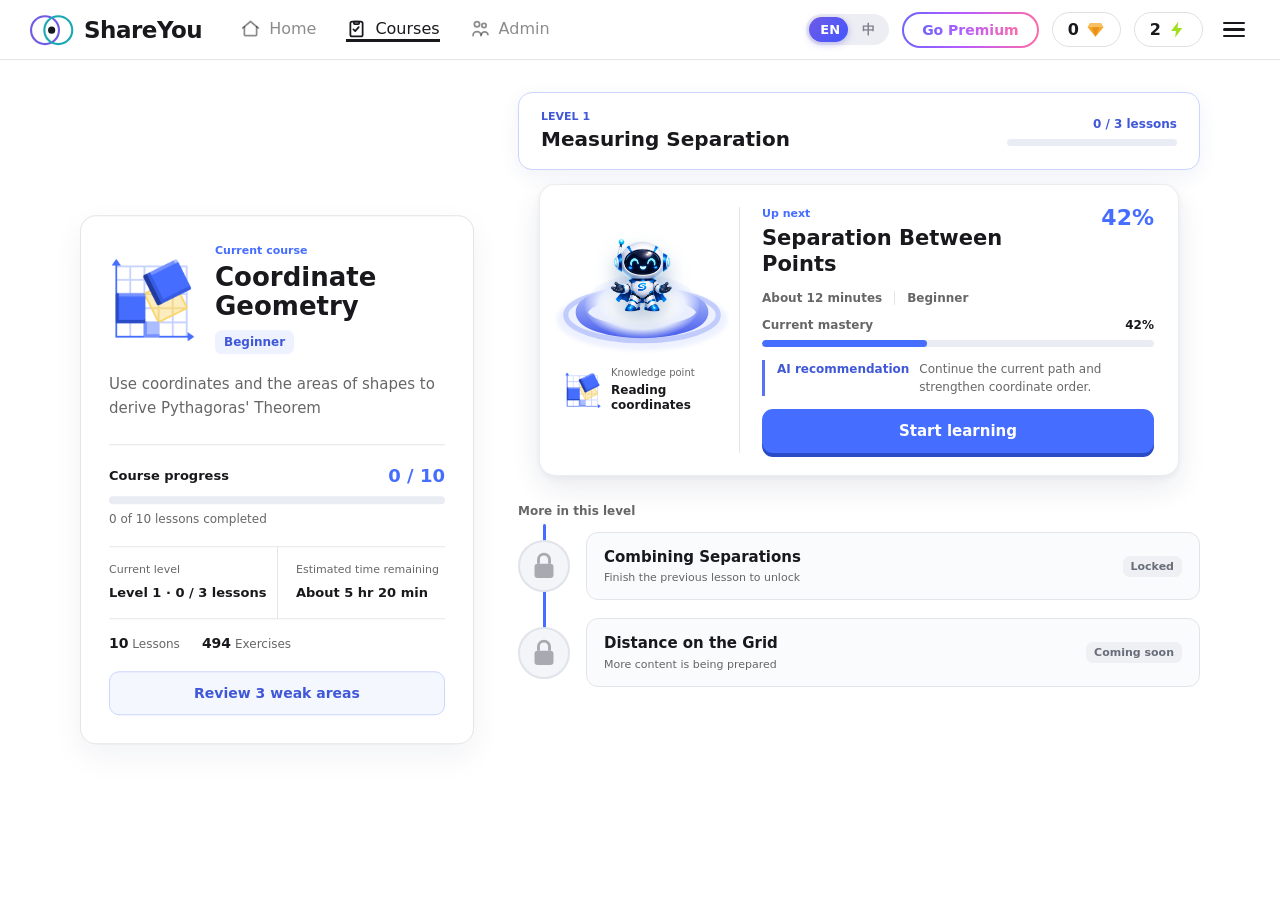
<file: index.html>
<!DOCTYPE html>
<html lang="en">
<head>
  <meta charset="UTF-8" />
  <meta name="viewport" content="width=device-width, initial-scale=1.0" />
  <title>Coordinate Geometry | ShareYou</title>
  <meta name="description" content="Learn coordinate geometry interactively with ShareYou — AI-guided, step-by-step lessons." />
  <link rel="icon" type="image/svg+xml" href="favicon.svg" />
  <!-- assets share one cache token ?v=N — bump it on every link below together when updating -->
  <link rel="stylesheet" href="styles.css?v=36" />
  <link rel="stylesheet" href="membership.css?v=1" />
</head>
<body data-title-en="Coordinate Geometry | ShareYou" data-title-zh="坐标几何 | ShareYou">
  <!-- ===== Top navigation ===== -->
  <header class="nav">
    <div class="nav__inner">
      <div class="nav__left">
        <a href="home.html" class="logo" aria-label="ShareYou home">
          <svg class="logo__mark" viewBox="14 24 92 66" aria-hidden="true">
            <g transform="translate(20,30) scale(1.3) translate(-8,-9)">
              <circle cx="29" cy="30" r="21" fill="none" stroke="#6f5be6" stroke-width="3.2"/>
              <circle cx="49" cy="30" r="21" fill="none" stroke="#1ba8b5" stroke-width="3.2"/>
              <circle cx="39" cy="30" r="5.4" fill="#15181d"/>
            </g>
          </svg>
          <span class="logo__text">ShareYou</span>
        </a>
        <nav class="nav__links">
          <a href="home.html" class="nav__link">
            <svg class="ico" viewBox="0 0 24 24" fill="none" aria-hidden="true">
              <path d="M3 11.5 12 4l9 7.5" stroke="currentColor" stroke-width="2" stroke-linecap="round" stroke-linejoin="round"/>
              <path d="M5 10v9a1 1 0 0 0 1 1h12a1 1 0 0 0 1-1v-9" stroke="currentColor" stroke-width="2" stroke-linecap="round" stroke-linejoin="round"/>
            </svg>
            <span data-i18n="nav.home">Home</span>
          </a>
          <a href="index.html" class="nav__link is-active">
            <svg class="ico" viewBox="0 0 24 24" fill="none" aria-hidden="true">
              <rect x="5" y="4" width="14" height="17" rx="2" stroke="currentColor" stroke-width="2"/>
              <path d="M9 4h6v2a1 1 0 0 1-1 1h-4a1 1 0 0 1-1-1V4Z" stroke="currentColor" stroke-width="2" stroke-linejoin="round"/>
              <path d="m8.5 13 2 2 4-4.5" stroke="currentColor" stroke-width="2" stroke-linecap="round" stroke-linejoin="round"/>
            </svg>
            <span data-i18n="nav.courses">Courses</span>
          </a>
          <a href="teacher.html" class="nav__link">
            <svg class="ico" viewBox="0 0 24 24" fill="none" aria-hidden="true">
              <path d="M8 10a3 3 0 1 0 0-6 3 3 0 0 0 0 6Z" stroke="currentColor" stroke-width="2"/>
              <path d="M16 11a2.5 2.5 0 1 0 0-5 2.5 2.5 0 0 0 0 5Z" stroke="currentColor" stroke-width="2"/>
              <path d="M3.5 20a4.5 4.5 0 0 1 9 0" stroke="currentColor" stroke-width="2" stroke-linecap="round"/>
              <path d="M13 19a3.8 3.8 0 0 1 7.5 0" stroke="currentColor" stroke-width="2" stroke-linecap="round"/>
            </svg>
            <span data-i18n="nav.admin">Admin</span>
          </a>
        </nav>
      </div>

      <div class="nav__right">
        <button class="sy-lang" data-sy-lang type="button" aria-label="Switch language / 切换语言">
          <span class="sy-lang__seg" data-l="en">EN</span><span class="sy-lang__seg" data-l="zh">中</span>
        </button>
        <a href="#membershipModal" class="btn-premium" data-membership-open><span data-i18n="nav.premium">Go Premium</span></a>
        <div class="stat-pill" title="Lessons completed">
          <span class="stat__num" data-sy="gems">0</span>
          <svg class="stat__ico" viewBox="0 0 24 24" aria-hidden="true">
            <path d="M5 4h14l3 5-10 12L2 9l3-5Z" fill="#F5A623"/>
            <path d="M5 4h14l3 5H2l3-5Z" fill="#F8C063"/>
            <path d="m12 21 4.5-12H7.5L12 21Z" fill="#E8901B"/>
          </svg>
        </div>
        <div class="stat-pill" title="Day streak">
          <span class="stat__num" data-sy="streak">2</span>
          <svg class="stat__ico" viewBox="0 0 24 24" aria-hidden="true">
            <path d="M13 2 4 14h6l-1 8 9-12h-6l1-8Z" fill="#9FE020"/>
          </svg>
        </div>
        <div class="menu">
          <button class="hamburger" aria-label="Menu" aria-haspopup="true" aria-expanded="false">
            <span></span><span></span><span></span>
          </button>
          <div class="menu__dropdown" role="menu" hidden>
            <a href="#" class="menu__item" role="menuitem" data-i18n="menu.settings" data-soon="Settings are coming soon" data-soon-zh="设置功能敬请期待">Settings</a>
            <a href="#" class="menu__item" role="menuitem" data-i18n="menu.about" data-soon="About ShareYou — coming soon" data-soon-zh="关于 ShareYou — 敬请期待">About</a>
            <a href="#" class="menu__item" role="menuitem" data-i18n="menu.help" data-soon="Help center — coming soon" data-soon-zh="帮助中心 — 敬请期待">Help</a>
            <div class="menu__divider"></div>
            <a href="#" class="menu__item" role="menuitem" data-i18n="menu.logout" data-action="logout">Log out</a>
          </div>
        </div>
      </div>
    </div>
  </header>

  <!-- ===== Course body (two columns) ===== -->
  <main class="course">
    <div class="course__grid">

      <!-- Left: fixed course overview -->
      <div class="course-overview-rail">
        <aside class="info-card">
        <div class="info-card__header">
          <img class="info-card__art" src="assets/coordinate-geometry.png" alt="Coordinate geometry illustration" />
          <div class="info-card__heading">
            <span class="info-card__eyebrow" data-i18n="course.current">Current course</span>
            <h1 class="info-card__title" data-i18n="course.title">Coordinate Geometry</h1>
            <span class="difficulty-tag" data-i18n="difficulty.basic">Beginner</span>
          </div>
        </div>
        <p class="info-card__subtitle" data-i18n="course.sub">Use coordinates and the areas of shapes to derive Pythagoras' Theorem</p>

        <section class="course-progress" aria-labelledby="course-progress-title">
          <div class="course-progress__head">
            <span id="course-progress-title" data-i18n="course.progress">Course progress</span>
            <strong data-sy="course-progress-value">0 / 10</strong>
          </div>
          <div class="course-progress__track progress-animate" data-sy="course-progress-track" role="progressbar" aria-labelledby="course-progress-title" aria-valuemin="0" aria-valuemax="10" aria-valuenow="0"><span data-sy="course-progress-bar"></span></div>
          <p data-sy="course-progress-caption">0 lessons completed</p>
        </section>

        <dl class="course-facts">
          <div>
            <dt data-i18n="course.levelProgress">Current level</dt>
            <dd data-sy="course-level-value">Level 1 · 0 / 3 lessons</dd>
          </div>
          <div>
            <dt data-i18n="course.timeRemaining">Estimated time remaining</dt>
            <dd data-i18n="course.timeValue">About 5 hr 20 min</dd>
          </div>
        </dl>

        <div class="info-card__meta" aria-label="Course size">
          <span><strong>10</strong> <span data-i18n="meta.lessons">Lessons</span></span>
          <span><strong>494</strong> <span data-i18n="meta.exercises">Exercises</span></span>
        </div>

        <a class="weak-review" href="lesson.html?lesson=coord-sep&amp;focus=weak&amp;ui=2" data-i18n="course.weakReview">Review 3 weak areas</a>
        </aside>
      </div>

      <!-- Right: learning path (quest-style) -->
      <section class="path">
        <section class="level-card motion-reveal" aria-labelledby="level-one-title">
          <div class="level-card__copy">
            <span class="level-card__label" data-i18n="level.1">LEVEL 1</span>
            <h2 class="level-card__title" id="level-one-title" data-i18n="level.title">Measuring Separation</h2>
          </div>
          <div class="level-card__progress">
            <strong data-sy="level-progress-value">0 / 3 lessons</strong>
            <div class="level-card__track progress-animate" data-sy="level-progress-track" role="progressbar" aria-label="Level progress" aria-valuemin="0" aria-valuemax="3" aria-valuenow="0"><span data-sy="level-progress-bar"></span></div>
          </div>
        </section>

        <!-- Integrated current lesson: mascot, knowledge point and learning decision -->
        <a href="lesson.html?lesson=coord-sep&amp;ui=2" class="lesson-card motion-reveal" data-sy-done="coord-sep" data-sy-current-lesson>
          <div class="lesson-card__visual" aria-hidden="true">
            <div class="checkpoint__node">
              <svg class="platform" viewBox="0 0 240 150">
                <defs>
                  <radialGradient id="pfCore" cx="50%" cy="48%" r="52%"><stop offset="0%" stop-color="#fff"/><stop offset="52%" stop-color="#fff"/><stop offset="72%" stop-color="#eef2ff"/><stop offset="100%" stop-color="#dfe7ff" stop-opacity="0"/></radialGradient>
                  <linearGradient id="pfRing" x1="0" y1="0" x2="0" y2="1"><stop offset="0%" stop-color="#aebdfb"/><stop offset="100%" stop-color="#5468ee"/></linearGradient>
                  <filter id="pfBlur" x="-30%" y="-30%" width="160%" height="160%"><feGaussianBlur stdDeviation="3"/></filter>
                </defs>
                <ellipse cx="120" cy="92" rx="116" ry="42" fill="#cdd8ff" opacity=".35" filter="url(#pfBlur)"/>
                <ellipse cx="120" cy="60" rx="40" ry="26" fill="#d8f3cf" opacity=".5" filter="url(#pfBlur)"/>
                <ellipse cx="120" cy="86" rx="104" ry="35" fill="none" stroke="#b3c1fb" stroke-width="7" opacity=".75"/>
                <ellipse cx="120" cy="82" rx="82" ry="27" fill="none" stroke="url(#pfRing)" stroke-width="17"/>
                <ellipse cx="120" cy="78" rx="54" ry="17" fill="none" stroke="#b6c4ff" stroke-width="10"/>
                <ellipse cx="120" cy="74" rx="78" ry="44" fill="url(#pfCore)"/>
              </svg>
              <img class="checkpoint__mascot" src="mascot-cutout.png?v=1" alt="" />
            </div>
            <div class="lesson-topic">
              <img src="assets/coordinate-geometry.png" alt="" />
              <span><small data-i18n="lesson.focusLabel">Knowledge point</small><strong data-i18n="lesson.focusValue">Reading coordinates</strong></span>
            </div>
          </div>

          <div class="lesson-card__content">
            <div class="lesson-card__head">
              <div>
                <span class="lesson-card__eyebrow" data-sy="lesson-state">Up next</span>
                <h3 class="lesson-card__title" data-i18n="lesson.title">Separation Between Points</h3>
              </div>
              <span class="lesson-card__mastery" data-sy="lesson-mastery-value">42%</span>
            </div>
            <div class="lesson-card__meta" aria-label="Lesson details">
              <span data-i18n="lesson.duration">About 12 minutes</span>
              <span data-i18n="difficulty.basic">Beginner</span>
            </div>
            <div class="lesson-mastery">
              <div class="lesson-mastery__head">
                <span data-i18n="lesson.mastery">Current mastery</span>
                <strong data-sy="lesson-mastery-label">42%</strong>
              </div>
              <div class="lesson-mastery__track progress-animate" data-sy="lesson-mastery-track" role="progressbar" aria-label="Current mastery" aria-valuemin="0" aria-valuemax="100" aria-valuenow="42"><span data-sy="lesson-mastery-bar"></span></div>
            </div>
            <p class="lesson-ai-reason"><strong data-i18n="lesson.aiLabel">AI recommendation</strong><span data-i18n="lesson.aiReason">Continue the current path and strengthen coordinate order.</span></p>
            <span class="btn-start" data-i18n="btn.start">Start</span>
          </div>
        </a>

        <div class="lmap-head" data-i18n="map.more">More in this level</div>
        <div class="level-map" id="level-map"></div>
      </section>

    </div>
  </main>

  <div class="membership-modal" id="membershipModal" hidden>
    <div class="membership-modal__backdrop" data-membership-close></div>
    <section class="membership-dialog" role="dialog" aria-modal="true" aria-labelledby="membershipTitle" tabindex="-1">
      <button class="membership-dialog__close" type="button" data-membership-close aria-label="Close membership dialog">
        <span aria-hidden="true">×</span>
      </button>

      <div class="membership-dialog__body">
        <div class="membership-offer">
          <div class="membership-offer__intro">
            <img class="membership-offer__mascot" src="mascot-cutout.png?v=1" alt="" aria-hidden="true" />
            <div>
              <p class="membership-kicker" data-member-en="ShareYou Premium" data-member-zh="ShareYou 会员">ShareYou Premium</p>
              <h2 id="membershipTitle" data-member-en="Unlock the complete ShareYou learning experience" data-member-zh="解锁完整 ShareYou 学习体验">Unlock the complete ShareYou learning experience</h2>
              <p class="membership-offer__sub" data-member-en="AI plans around your progress, prioritizes weak points, and gives every session a clear next step." data-member-zh="AI 根据你的进度制定计划，优先补齐薄弱点，让每次学习都有明确下一步。">Let AI plan around your progress and focus each session on what matters most.</p>
            </div>
          </div>

          <div class="membership-progress">
            <div class="membership-progress__head">
              <span data-member-en="This week's progress" data-member-zh="本周完成度">This week's progress</span>
              <strong>46%</strong>
            </div>
            <div class="membership-progress__bar" role="progressbar" aria-valuemin="0" aria-valuemax="100" aria-valuenow="46"><span></span></div>
            <p data-member-en="3 weak points are ready for focused review" data-member-zh="还有 3 个薄弱点待巩固">3 weak points are ready for focused review</p>
          </div>

          <ul class="membership-benefits">
            <li data-member-en="Unlock every course and upcoming knowledge point" data-member-zh="解锁全部课程与后续知识点">Unlock every course and upcoming knowledge point</li>
            <li data-member-en="Get a personalized AI learning plan every day" data-member-zh="每天获得 AI 个性化学习计划">Get a personalized AI learning plan every day</li>
            <li data-member-en="Review recent mistakes and weak points without limits" data-member-zh="无限复习近期错题与薄弱点">Review recent mistakes and weak points without limits</li>
            <li data-member-en="See complete progress, reports, and Leagues" data-member-zh="查看完整成长记录、报告与联赛">See complete progress, reports, and Leagues</li>
          </ul>

          <div class="membership-plan">
            <div class="membership-plan__price">
              <strong data-member-en="¥99 / month" data-member-zh="99元/月">¥99 / month</strong>
              <small data-member-en="About ¥3.3 per day" data-member-zh="约 3.3 元/天">About ¥3.3 per day</small>
            </div>
            <span data-member-en="Cancel anytime" data-member-zh="随时取消">Cancel anytime</span>
          </div>
          <button class="membership-upgrade" type="button" data-membership-upgrade data-member-en="Upgrade now" data-member-zh="立即升级">Upgrade now</button>
          <button class="membership-later" type="button" data-membership-close data-member-en="Not now" data-member-zh="暂时不用">Not now</button>
        </div>

        <div class="membership-comparison">
          <div class="membership-comparison__head">
            <p class="membership-kicker" data-member-en="Plan comparison" data-member-zh="版本对比">Plan comparison</p>
            <h3 data-member-en="Free vs Premium" data-member-zh="免费版与会员版">Free vs Premium</h3>
            <p data-member-en="With the same study time, Premium makes every next step clearer." data-member-zh="同样的学习时间，会员版把每一步安排得更清楚。">Choose the learning support that fits you.</p>
          </div>

          <div class="membership-table" role="table" aria-label="Free and Premium feature comparison">
            <div class="membership-table__row membership-table__header" role="row">
              <span role="columnheader" data-member-en="Feature" data-member-zh="功能">Feature</span>
              <span role="columnheader" data-member-en="Free" data-member-zh="免费版">Free</span>
              <span class="membership-table__premium-head" role="columnheader"><span data-member-en="Premium" data-member-zh="会员版">Premium</span><small data-member-en="Recommended" data-member-zh="推荐">Recommended</small></span>
            </div>
            <div class="membership-table__row" role="row">
              <span role="cell" data-member-en="Course content" data-member-zh="课程内容">Course content</span>
              <span role="cell" data-member-en="Selected" data-member-zh="部分">Selected</span>
              <strong role="cell" data-member-en="All" data-member-zh="全部">All</strong>
            </div>
            <div class="membership-table__row" role="row">
              <span role="cell" data-member-en="AI daily suggestion" data-member-zh="AI 今日建议">AI daily suggestion</span>
              <span role="cell" data-member-en="Basic" data-member-zh="基础">Basic</span>
              <strong role="cell" data-member-en="Personalized" data-member-zh="个性化">Personalized</strong>
            </div>
            <div class="membership-table__row" role="row">
              <span role="cell" data-member-en="Weak-point review" data-member-zh="薄弱点复习">Weak-point review</span>
              <span role="cell" data-member-en="Daily limit" data-member-zh="每日限量">Daily limit</span>
              <strong role="cell" data-member-en="Unlimited" data-member-zh="无限">Unlimited</strong>
            </div>
            <div class="membership-table__row" role="row">
              <span role="cell" data-member-en="Learning report" data-member-zh="学习报告">Learning report</span>
              <span role="cell" data-member-en="Basic" data-member-zh="基础">Basic</span>
              <strong role="cell" data-member-en="Complete" data-member-zh="完整">Complete</strong>
            </div>
            <div class="membership-table__row" role="row">
              <span role="cell" data-member-en="Leagues" data-member-zh="联赛功能">Leagues</span>
              <span role="cell" data-member-en="Locked" data-member-zh="未解锁">Locked</span>
              <strong role="cell" data-member-en="Unlocked" data-member-zh="已解锁">Unlocked</strong>
            </div>
          </div>

          <p class="membership-comparison__note" data-member-en="Premium benefits activate immediately. Cancel anytime." data-member-zh="会员权益立即生效，可随时取消。">One clear plan. No yearly commitment.</p>
        </div>
      </div>
    </section>
  </div>

  <script>
    (function () {
      var ham = document.querySelector('.hamburger');
      var dd  = document.querySelector('.menu__dropdown');
      function setOpen(open) {
        dd.hidden = !open;
        ham.classList.toggle('is-open', open);
        ham.setAttribute('aria-expanded', open);
      }
      ham.addEventListener('click', function (e) {
        e.stopPropagation();
        setOpen(dd.hidden);
      });
      document.addEventListener('click', function (e) {
        if (!e.target.closest('.menu')) setOpen(false);
      });
      document.addEventListener('keydown', function (e) {
        if (e.key === 'Escape') setOpen(false);
      });
    })();
  </script>
  <script src="app.js?v=36"></script>
  <script src="home-membership.js?v=1"></script>
</body>
</html>
</file>
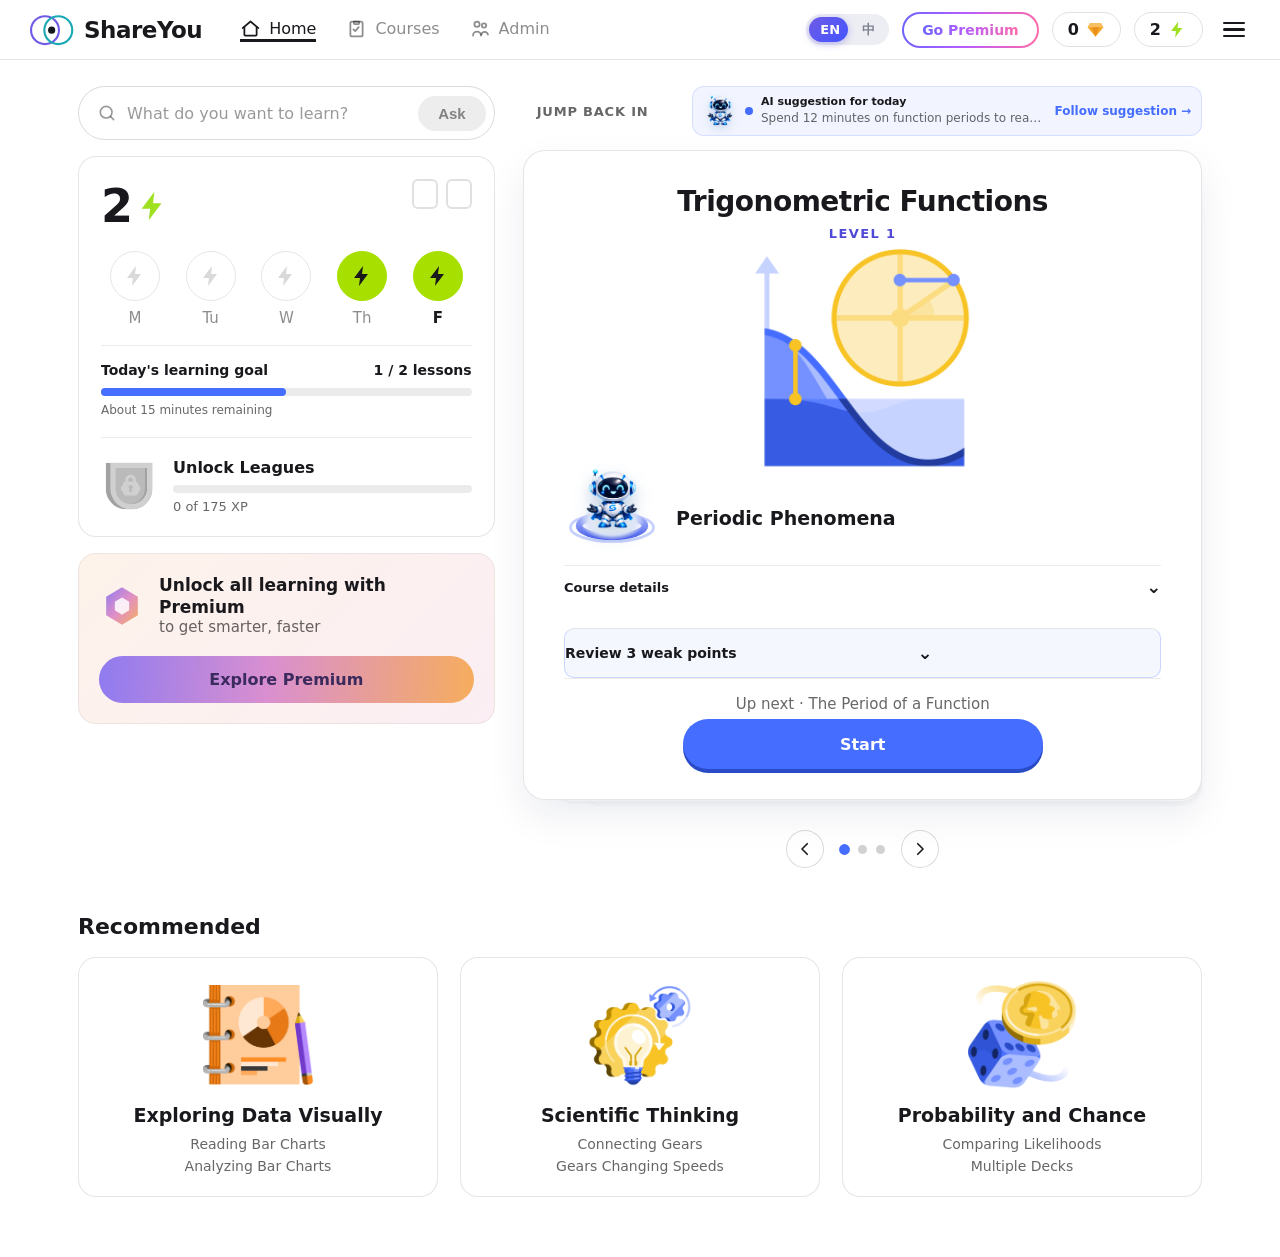
<file: home.html>
<!DOCTYPE html>
<html lang="en">
<head>
  <meta charset="UTF-8" />
  <meta name="viewport" content="width=device-width, initial-scale=1.0" />
  <title>Home | ShareYou</title>
  <meta name="description" content="ShareYou — your AI-guided learning dashboard. Track streaks, XP, and pick up where you left off." />
  <link rel="icon" type="image/svg+xml" href="favicon.svg" />
  <!-- assets share one cache token ?v=N — bump it on every link/script together when updating -->
  <link rel="stylesheet" href="styles.css?v=23" />
  <link rel="stylesheet" href="home.css?v=32" />
  <link rel="stylesheet" href="membership.css?v=1" />
</head>
<body data-title-en="Home | ShareYou" data-title-zh="首页 | ShareYou">
  <!-- shared SVG gradient defs (referenced by every deck card) -->
  <svg width="0" height="0" style="position:absolute" aria-hidden="true">
    <defs>
      <radialGradient id="hCore" cx="50%" cy="48%" r="52%">
        <stop offset="0%" stop-color="#fff"/><stop offset="52%" stop-color="#fff"/>
        <stop offset="72%" stop-color="#eef2ff"/><stop offset="100%" stop-color="#dfe7ff" stop-opacity="0"/>
      </radialGradient>
      <linearGradient id="hRing" x1="0" y1="0" x2="0" y2="1">
        <stop offset="0%" stop-color="#aebdfb"/><stop offset="100%" stop-color="#5468ee"/>
      </linearGradient>
      <linearGradient id="hGem" x1="0" y1="0" x2="0.3" y2="1">
        <stop offset="0%" stop-color="#86d957"/><stop offset="100%" stop-color="#b6e80a"/>
      </linearGradient>
      <linearGradient id="hex" x1="0" y1="0" x2="1" y2="1">
        <stop offset="0%" stop-color="#8f7bf0"/><stop offset="50%" stop-color="#e08fc8"/><stop offset="100%" stop-color="#f6ad5d"/>
      </linearGradient>
    </defs>
  </svg>

  <!-- ===== Top navigation ===== -->
  <header class="nav">
    <div class="nav__inner">
      <div class="nav__left">
        <a href="home.html" class="logo" aria-label="ShareYou home">
          <svg class="logo__mark" viewBox="14 24 92 66" aria-hidden="true">
            <g transform="translate(20,30) scale(1.3) translate(-8,-9)">
              <circle cx="29" cy="30" r="21" fill="none" stroke="#6f5be6" stroke-width="3.2"/>
              <circle cx="49" cy="30" r="21" fill="none" stroke="#1ba8b5" stroke-width="3.2"/>
              <circle cx="39" cy="30" r="5.4" fill="#15181d"/>
            </g>
          </svg>
          <span class="logo__text">ShareYou</span>
        </a>
        <nav class="nav__links">
          <a href="home.html" class="nav__link is-active">
            <svg class="ico" viewBox="0 0 24 24" fill="none" aria-hidden="true">
              <path d="M3 11.5 12 4l9 7.5" stroke="currentColor" stroke-width="2" stroke-linecap="round" stroke-linejoin="round"/>
              <path d="M5 10v9a1 1 0 0 0 1 1h12a1 1 0 0 0 1-1v-9" stroke="currentColor" stroke-width="2" stroke-linecap="round" stroke-linejoin="round"/>
            </svg>
            <span data-i18n="nav.home">Home</span>
          </a>
          <a href="index.html" class="nav__link">
            <svg class="ico" viewBox="0 0 24 24" fill="none" aria-hidden="true">
              <rect x="5" y="4" width="14" height="17" rx="2" stroke="currentColor" stroke-width="2"/>
              <path d="M9 4h6v2a1 1 0 0 1-1 1h-4a1 1 0 0 1-1-1V4Z" stroke="currentColor" stroke-width="2" stroke-linejoin="round"/>
              <path d="m8.5 13 2 2 4-4.5" stroke="currentColor" stroke-width="2" stroke-linecap="round" stroke-linejoin="round"/>
            </svg>
            <span data-i18n="nav.courses">Courses</span>
          </a>
          <a href="teacher.html" class="nav__link">
            <svg class="ico" viewBox="0 0 24 24" fill="none" aria-hidden="true">
              <path d="M8 10a3 3 0 1 0 0-6 3 3 0 0 0 0 6Z" stroke="currentColor" stroke-width="2"/>
              <path d="M16 11a2.5 2.5 0 1 0 0-5 2.5 2.5 0 0 0 0 5Z" stroke="currentColor" stroke-width="2"/>
              <path d="M3.5 20a4.5 4.5 0 0 1 9 0" stroke="currentColor" stroke-width="2" stroke-linecap="round"/>
              <path d="M13 19a3.8 3.8 0 0 1 7.5 0" stroke="currentColor" stroke-width="2" stroke-linecap="round"/>
            </svg>
            <span data-i18n="nav.admin">Admin</span>
          </a>
        </nav>
      </div>

      <div class="nav__right">
        <button class="sy-lang" data-sy-lang type="button" aria-label="Switch language / 切换语言">
          <span class="sy-lang__seg" data-l="en">EN</span><span class="sy-lang__seg" data-l="zh">中</span>
        </button>
        <a href="#membershipModal" class="btn-premium" data-membership-open><span data-i18n="nav.premium">Go Premium</span></a>
        <div class="stat-pill" title="Lessons completed">
          <span class="stat__num" data-sy="gems">0</span>
          <svg class="stat__ico" viewBox="0 0 24 24" aria-hidden="true">
            <path d="M5 4h14l3 5-10 12L2 9l3-5Z" fill="#F5A623"/>
            <path d="M5 4h14l3 5H2l3-5Z" fill="#F8C063"/>
            <path d="m12 21 4.5-12H7.5L12 21Z" fill="#E8901B"/>
          </svg>
        </div>
        <div class="stat-pill" title="Day streak">
          <span class="stat__num" data-sy="streak">2</span>
          <svg class="stat__ico" viewBox="0 0 24 24" aria-hidden="true">
            <path d="M13 2 4 14h6l-1 8 9-12h-6l1-8Z" fill="#9FE020"/>
          </svg>
        </div>
        <div class="menu">
          <button class="hamburger" aria-label="Menu" aria-haspopup="true" aria-expanded="false">
            <span></span><span></span><span></span>
          </button>
          <div class="menu__dropdown" role="menu" hidden>
            <a href="#" class="menu__item" role="menuitem" data-i18n="menu.settings" data-soon="Settings are coming soon" data-soon-zh="设置功能敬请期待">Settings</a>
            <a href="#" class="menu__item" role="menuitem" data-i18n="menu.about" data-soon="About ShareYou — coming soon" data-soon-zh="关于 ShareYou — 敬请期待">About</a>
            <a href="#" class="menu__item" role="menuitem" data-i18n="menu.help" data-soon="Help center — coming soon" data-soon-zh="帮助中心 — 敬请期待">Help</a>
            <div class="menu__divider"></div>
            <a href="#" class="menu__item" role="menuitem" data-i18n="menu.logout" data-action="logout">Log out</a>
          </div>
        </div>
      </div>
    </div>
  </header>

  <!-- ===== Dashboard ===== -->
  <main class="home">
    <div class="home__grid">

      <!-- Left column -->
      <div class="home__left">
        <div class="search">
          <svg class="search__ico" viewBox="0 0 24 24" fill="none" aria-hidden="true">
            <circle cx="11" cy="11" r="7" stroke="currentColor" stroke-width="2"/>
            <path d="m20 20-3.5-3.5" stroke="currentColor" stroke-width="2" stroke-linecap="round"/>
          </svg>
          <input type="text" placeholder="What do you want to learn?" data-i18n-ph="search.ph" aria-label="Search" />
          <button class="search__ask" data-i18n="search.ask">Ask</button>
        </div>

        <!-- Your progress: streak + leagues grouped into one card -->
        <div class="card progress">
          <div class="streak">
            <div class="streak__top">
              <div class="streak__count"><span data-sy="streak">2</span>
                <svg viewBox="0 0 24 24" aria-hidden="true"><path d="M13 2 4 14h6l-1 8 9-12h-6l1-8Z" fill="#9FE020"/></svg>
              </div>
              <div class="streak__freezes"><span class="streak__freeze"></span><span class="streak__freeze"></span></div>
            </div>
            <div class="streak__days">
              <div class="day is-done"><span class="day__dot"><svg viewBox="0 0 24 24"><path d="M13 2 4 14h6l-1 8 9-12h-6l1-8Z" fill="#1a1a1a"/></svg></span><span class="day__label">T</span></div>
              <div class="day is-done is-today"><span class="day__dot"><svg viewBox="0 0 24 24"><path d="M13 2 4 14h6l-1 8 9-12h-6l1-8Z" fill="#1a1a1a"/></svg></span><span class="day__label">W</span></div>
              <div class="day"><span class="day__dot"><svg viewBox="0 0 24 24"><path d="M13 2 4 14h6l-1 8 9-12h-6l1-8Z" fill="#d9d9d9"/></svg></span><span class="day__label">Th</span></div>
              <div class="day"><span class="day__dot"><svg viewBox="0 0 24 24"><path d="M13 2 4 14h6l-1 8 9-12h-6l1-8Z" fill="#d9d9d9"/></svg></span><span class="day__label">F</span></div>
              <div class="day"><span class="day__dot"><svg viewBox="0 0 24 24"><path d="M13 2 4 14h6l-1 8 9-12h-6l1-8Z" fill="#d9d9d9"/></svg></span><span class="day__label">S</span></div>
            </div>
            <div class="daily-goal">
              <div class="daily-goal__head">
                <span data-i18n="goal.title">Today's learning goal</span>
                <strong data-i18n="goal.value">1 / 2 lessons</strong>
              </div>
              <div class="daily-goal__bar" data-progress="50" aria-hidden="true"><i></i></div>
              <p data-i18n="goal.remaining">About 15 minutes remaining</p>
            </div>
          </div>
          <div class="progress__divider"></div>
          <div class="leagues">
            <img class="leagues__badge" src="assets/leagues-locked.svg" alt="Leagues" onerror="this.style.display='none'" />
            <div style="flex:1">
              <div class="leagues__title" data-i18n="leagues.title">Unlock Leagues</div>
              <div class="leagues__bar"><i data-sy="xp-bar"></i></div>
              <div class="leagues__xp" data-sy="xp-label">0 of 175 XP</div>
            </div>
          </div>
        </div>

        <div class="promo-card">
          <div class="promo-card__head">
            <svg class="promo-card__icon" viewBox="0 0 32 32" aria-hidden="true">
              <path d="M16 3l11 6.5v13L16 29 5 22.5v-13L16 3Z" fill="url(#hex)"/>
              <path d="M16 10l5 3v6l-5 3-5-3v-6l5-3Z" fill="#fff" opacity=".85"/>
            </svg>
            <div class="promo-card__title"><b data-i18n="premium.title">Unlock all learning with Premium</b><span data-i18n="premium.sub">to get smarter, faster</span></div>
          </div>
          <a href="#membershipModal" class="btn-explore" data-membership-open data-i18n="premium.explore">Explore Premium</a>
        </div>
      </div>

      <!-- Right column: switchable course deck -->
      <div class="home__right">
        <div class="home__right-head">
          <h2 class="home__eyebrow" data-i18n="home.continue">Jump back in</h2>
          <div class="ai-advice" aria-live="polite">
            <img class="ai-advice__mascot" src="mascot-cutout.png?v=1" alt="" aria-hidden="true" />
            <span class="ai-advice__status" aria-hidden="true"></span>
            <p><strong data-i18n="home.ai.label">AI suggestion for today</strong><span id="aiAdviceCopy">Spend 12 minutes on function periods to reach 70% of this week's goal.</span></p>
            <a class="ai-advice__action" id="aiAdviceAction" href="index.html"><span data-i18n="home.ai.action">Follow suggestion</span><span aria-hidden="true">→</span></a>
          </div>
        </div>
        <div class="deck">
          <div class="deck__viewport" id="deck"></div>
          <div class="deck__nav">
            <button class="deck__arrow" id="deckPrev" aria-label="Previous course">
              <svg width="18" height="18" viewBox="0 0 24 24" fill="none"><path d="m15 5-7 7 7 7" stroke="currentColor" stroke-width="2.2" stroke-linecap="round" stroke-linejoin="round"/></svg>
            </button>
            <div class="deck__dots" id="deckDots"></div>
            <button class="deck__arrow" id="deckNext" aria-label="Next course">
              <svg width="18" height="18" viewBox="0 0 24 24" fill="none"><path d="m9 5 7 7-7 7" stroke="currentColor" stroke-width="2.2" stroke-linecap="round" stroke-linejoin="round"/></svg>
            </button>
          </div>
        </div>
      </div>

    </div>

    <!-- Recommended -->
    <section class="recommended">
      <h2 class="recommended__title" data-i18n="rec.title">Recommended</h2>
      <div class="rec-grid">
        <a href="#" class="rec-card" data-soon="This course isn't in the library yet" data-soon-zh="该课程暂未上线">
          <img class="rec-card__art" src="assets/data.png" alt="" />
          <div class="rec-card__title" data-i18n="rec.data">Exploring Data Visually</div>
          <div class="rec-card__lessons"><span data-i18n="rec.data1">Reading Bar Charts</span><span data-i18n="rec.data2">Analyzing Bar Charts</span></div>
        </a>
        <a href="#" class="rec-card" data-soon="This course isn't in the library yet" data-soon-zh="该课程暂未上线">
          <img class="rec-card__art" src="assets/science.png" alt="" />
          <div class="rec-card__title" data-i18n="rec.sci">Scientific Thinking</div>
          <div class="rec-card__lessons"><span data-i18n="rec.sci1">Connecting Gears</span><span data-i18n="rec.sci2">Gears Changing Speeds</span></div>
        </a>
        <a href="#" class="rec-card" data-soon="This course isn't in the library yet" data-soon-zh="该课程暂未上线">
          <img class="rec-card__art" src="assets/probability.png" alt="" />
          <div class="rec-card__title" data-i18n="rec.prob">Probability and Chance</div>
          <div class="rec-card__lessons"><span data-i18n="rec.prob1">Comparing Likelihoods</span><span data-i18n="rec.prob2">Multiple Decks</span></div>
        </a>
      </div>
    </section>
  </main>


  <div class="membership-modal" id="membershipModal" hidden>
    <div class="membership-modal__backdrop" data-membership-close></div>
    <section class="membership-dialog" role="dialog" aria-modal="true" aria-labelledby="membershipTitle" tabindex="-1">
      <button class="membership-dialog__close" type="button" data-membership-close aria-label="Close membership dialog">
        <span aria-hidden="true">×</span>
      </button>

      <div class="membership-dialog__body">
        <div class="membership-offer">
          <div class="membership-offer__intro">
            <img class="membership-offer__mascot" src="mascot-cutout.png?v=1" alt="" aria-hidden="true" />
            <div>
              <p class="membership-kicker" data-member-en="ShareYou Premium" data-member-zh="ShareYou 会员">ShareYou Premium</p>
              <h2 id="membershipTitle" data-member-en="Unlock the complete ShareYou learning experience" data-member-zh="解锁完整 ShareYou 学习体验">Unlock the complete ShareYou learning experience</h2>
              <p class="membership-offer__sub" data-member-en="AI plans around your progress, prioritizes weak points, and gives every session a clear next step." data-member-zh="AI 根据你的进度制定计划，优先补齐薄弱点，让每次学习都有明确下一步。">Let AI plan around your progress and focus each session on what matters most.</p>
            </div>
          </div>

          <div class="membership-progress">
            <div class="membership-progress__head">
              <span data-member-en="This week's progress" data-member-zh="本周完成度">This week's progress</span>
              <strong>46%</strong>
            </div>
            <div class="membership-progress__bar" role="progressbar" aria-valuemin="0" aria-valuemax="100" aria-valuenow="46"><span></span></div>
            <p data-member-en="3 weak points are ready for focused review" data-member-zh="还有 3 个薄弱点待巩固">3 weak points are ready for focused review</p>
          </div>

          <ul class="membership-benefits">
            <li data-member-en="Unlock every course and upcoming knowledge point" data-member-zh="解锁全部课程与后续知识点">Unlock every course and upcoming knowledge point</li>
            <li data-member-en="Get a personalized AI learning plan every day" data-member-zh="每天获得 AI 个性化学习计划">Get a personalized AI learning plan every day</li>
            <li data-member-en="Review recent mistakes and weak points without limits" data-member-zh="无限复习近期错题与薄弱点">Review recent mistakes and weak points without limits</li>
            <li data-member-en="See complete progress, reports, and Leagues" data-member-zh="查看完整成长记录、报告与联赛">See complete progress, reports, and Leagues</li>
          </ul>

          <div class="membership-plan">
            <div class="membership-plan__price">
              <strong data-member-en="¥99 / month" data-member-zh="99元/月">¥99 / month</strong>
              <small data-member-en="About ¥3.3 per day" data-member-zh="约 3.3 元/天">About ¥3.3 per day</small>
            </div>
            <span data-member-en="Cancel anytime" data-member-zh="随时取消">Cancel anytime</span>
          </div>
          <button class="membership-upgrade" type="button" data-membership-upgrade data-member-en="Upgrade now" data-member-zh="立即升级">Upgrade now</button>
          <button class="membership-later" type="button" data-membership-close data-member-en="Not now" data-member-zh="暂时不用">Not now</button>
        </div>

        <div class="membership-comparison">
          <div class="membership-comparison__head">
            <p class="membership-kicker" data-member-en="Plan comparison" data-member-zh="版本对比">Plan comparison</p>
            <h3 data-member-en="Free vs Premium" data-member-zh="免费版与会员版">Free vs Premium</h3>
            <p data-member-en="With the same study time, Premium makes every next step clearer." data-member-zh="同样的学习时间，会员版把每一步安排得更清楚。">Choose the learning support that fits you.</p>
          </div>

          <div class="membership-table" role="table" aria-label="Free and Premium feature comparison">
            <div class="membership-table__row membership-table__header" role="row">
              <span role="columnheader" data-member-en="Feature" data-member-zh="功能">Feature</span>
              <span role="columnheader" data-member-en="Free" data-member-zh="免费版">Free</span>
              <span class="membership-table__premium-head" role="columnheader"><span data-member-en="Premium" data-member-zh="会员版">Premium</span><small data-member-en="Recommended" data-member-zh="推荐">Recommended</small></span>
            </div>
            <div class="membership-table__row" role="row">
              <span role="cell" data-member-en="Course content" data-member-zh="课程内容">Course content</span>
              <span role="cell" data-member-en="Selected" data-member-zh="部分">Selected</span>
              <strong role="cell" data-member-en="All" data-member-zh="全部">All</strong>
            </div>
            <div class="membership-table__row" role="row">
              <span role="cell" data-member-en="AI daily suggestion" data-member-zh="AI 今日建议">AI daily suggestion</span>
              <span role="cell" data-member-en="Basic" data-member-zh="基础">Basic</span>
              <strong role="cell" data-member-en="Personalized" data-member-zh="个性化">Personalized</strong>
            </div>
            <div class="membership-table__row" role="row">
              <span role="cell" data-member-en="Weak-point review" data-member-zh="薄弱点复习">Weak-point review</span>
              <span role="cell" data-member-en="Daily limit" data-member-zh="每日限量">Daily limit</span>
              <strong role="cell" data-member-en="Unlimited" data-member-zh="无限">Unlimited</strong>
            </div>
            <div class="membership-table__row" role="row">
              <span role="cell" data-member-en="Learning report" data-member-zh="学习报告">Learning report</span>
              <span role="cell" data-member-en="Basic" data-member-zh="基础">Basic</span>
              <strong role="cell" data-member-en="Complete" data-member-zh="完整">Complete</strong>
            </div>
            <div class="membership-table__row" role="row">
              <span role="cell" data-member-en="Leagues" data-member-zh="联赛功能">Leagues</span>
              <span role="cell" data-member-en="Locked" data-member-zh="未解锁">Locked</span>
              <strong role="cell" data-member-en="Unlocked" data-member-zh="已解锁">Unlocked</strong>
            </div>
          </div>

          <p class="membership-comparison__note" data-member-en="Premium benefits activate immediately. Cancel anytime." data-member-zh="会员权益立即生效，可随时取消。">One clear plan. No yearly commitment.</p>
        </div>
      </div>
    </section>
  </div>

  <script src="app.js?v=24"></script>
  <script src="home-membership.js?v=1"></script>
  <script>
    /* ---- hamburger menu ---- */
    (function () {
      var ham = document.querySelector('.hamburger');
      var dd  = document.querySelector('.menu__dropdown');
      function setOpen(open) { dd.hidden = !open; ham.classList.toggle('is-open', open); ham.setAttribute('aria-expanded', open); }
      ham.addEventListener('click', function (e) { e.stopPropagation(); setOpen(dd.hidden); });
      document.addEventListener('click', function (e) { if (!e.target.closest('.menu')) setOpen(false); });
      document.addEventListener('keydown', function (e) { if (e.key === 'Escape') setOpen(false); });
    })();

    /* ---- switchable course deck ---- */
    (function () {
      var courses = [
        { title: "Trigonometric Functions", title_zh: "三角函数", level: 1, art: "assets/trig.png",
          node: "Periodic Phenomena", node_zh: "周期现象", next: "The Period of a Function", next_zh: "函数的周期", href: "index.html",
          progress: 46, duration: 12, difficulty: "Medium", difficulty_zh: "中等", weakTime: 8,
          weak: [
            { en: "Core ideas of function periods", zh: "函数周期的基本概念", rate: 64 },
            { en: "Recognizing sine graph features", zh: "正弦函数图像特征识别", rate: 48 },
            { en: "Applying periodic function properties", zh: "周期函数的性质应用", rate: 52 }
          ],
          reason: "This lesson reinforces the period judgments you recently missed.", reason_zh: "本节可巩固你最近易错的周期判断。",
          advice: "Spend 12 minutes on function periods to reach 70% of this week's goal.", advice_zh: "先用 12 分钟完成函数周期，本周目标即可达到 70%。" },
        { title: "Exponents and Radicals", title_zh: "指数与根式", level: 1, art: "assets/exponents.png",
          node: "Multiplication Patterns", node_zh: "乘法规律", next: "Exponents", next_zh: "指数", href: "index.html",
          progress: 32, duration: 15, difficulty: "Medium", difficulty_zh: "中等", weakTime: 9,
          weak: [
            { en: "Multiplying powers with the same base", zh: "同底数幂的乘法", rate: 58 },
            { en: "Understanding negative exponents", zh: "负指数的含义", rate: 46 },
            { en: "Converting radicals and exponents", zh: "根式与指数互化", rate: 41 }
          ],
          reason: "This lesson connects your multiplication patterns to exponent rules.", reason_zh: "本节会把乘法规律与指数规则连接起来。",
          advice: "Review multiplication patterns for 15 minutes before starting exponents.", advice_zh: "先用 15 分钟复习乘法规律，再进入指数学习。" },
        { title: "Coordinate Geometry", title_zh: "坐标几何", level: 1, art: "assets/coordinate-geometry.png",
          node: "Measuring Separation", node_zh: "测量间距", next: "Separation Between Points", next_zh: "点之间的间距", href: "index.html",
          progress: 64, duration: 10, difficulty: "Easy", difficulty_zh: "简单", weakTime: 7,
          weak: [
            { en: "Reading x/y coordinates in order", zh: "x/y 坐标顺序", rate: 54 },
            { en: "Moving on both coordinate axes", zh: "水平与垂直方向移动", rate: 51 },
            { en: "Y-axis direction and signs", zh: "y 轴方向与正负号", rate: 38 }
          ],
          reason: "This lesson prepares you to locate points and compare distances.", reason_zh: "本节将帮助你定位点并比较坐标间距。",
          advice: "Complete one 10-minute coordinate exercise to keep today's pace.", advice_zh: "完成 1 个 10 分钟坐标练习，保持今天的学习节奏。" }
      ];
      var nodeSVG =
        '<div class="path-node__marker">' +
          '<svg class="platform" viewBox="0 0 240 150" aria-hidden="true">' +
            '<ellipse cx="120" cy="86" rx="104" ry="35" fill="none" stroke="#b3c1fb" stroke-width="7" opacity=".75"/>' +
            '<ellipse cx="120" cy="82" rx="82" ry="27" fill="none" stroke="url(#hRing)" stroke-width="17"/>' +
            '<ellipse cx="120" cy="78" rx="54" ry="17" fill="none" stroke="#b6c4ff" stroke-width="10"/>' +
            '<ellipse cx="120" cy="74" rx="78" ry="44" fill="url(#hCore)"/>' +
          '</svg>' +
          '<img class="mascot-art" src="mascot-cutout.png?v=1" alt="" aria-hidden="true">' +

        '</div>';

      function cardHTML(c, i) {
        var detailId = 'course-details-' + i;
        var reviewId = 'weak-review-' + i;
        var weakRows = c.weak.map(function (item) {
          return '<li class="weak-review__item"><span class="weak-review__item-name">' + item.en + '</span><span class="weak-review__rate">Error rate ' + item.rate + '%</span></li>';
        }).join('');
        return '<article class="course-card">' +
          '<h1 class="course-card__title">' + c.title + '</h1>' +
          '<div class="course-card__level">LEVEL ' + c.level + '</div>' +
          '<img class="course-card__art" src="' + c.art + '" alt="">' +
          '<div class="path-node">' + nodeSVG +
            '<span class="path-node__label">' + c.node + '</span>' +
          '</div>' +
          '<div class="course-details">' +
            '<button class="course-details__toggle" type="button" aria-expanded="false" aria-controls="' + detailId + '">' +
              '<span class="course-details__toggle-label">Course details</span>' +
              '<span class="course-details__chevron" aria-hidden="true">⌄</span>' +
            '</button>' +
            '<div class="course-details__panel" id="' + detailId + '" aria-hidden="true">' +
              '<div class="course-details__inner">' +
                '<div class="course-details__metrics">' +
                  '<div class="course-metric course-metric--progress"><span class="course-metric__label">Current progress</span><strong class="course-metric__value">' + c.progress + '%</strong></div>' +
                  '<div class="course-metric course-metric--time"><span class="course-metric__label">Estimated time</span><strong class="course-metric__value">' + c.duration + ' min</strong></div>' +
                  '<div class="course-metric course-metric--difficulty"><span class="course-metric__label">Difficulty</span><strong class="course-metric__value">' + c.difficulty + '</strong></div>' +
                '</div>' +
                '<p class="course-details__reason">AI recommendation: ' + c.reason + '</p>' +
              '</div>' +
            '</div>' +
          '</div>' +
          '<div class="weak-review">' +
            '<button class="weak-review__toggle" type="button" aria-expanded="false" aria-controls="' + reviewId + '">' +
              '<span class="weak-review__heading"><span class="weak-review__title">Review 3 weak points</span></span>' +
              '<span class="weak-review__chevron" aria-hidden="true">⌄</span>' +
            '</button>' +
            '<div class="weak-review__panel" id="' + reviewId + '" aria-hidden="true">' +
              '<div class="weak-review__inner">' +
                '<ul class="weak-review__list">' + weakRows + '</ul>' +
                '<div class="weak-review__footer"><span class="weak-review__time">About ' + c.weakTime + ' min</span><a class="weak-review__start" href="' + c.href + '">Start review</a></div>' +
              '</div>' +
            '</div>' +
          '</div>' +
          '<div class="course-card__cta">' +
            '<span class="course-card__next">Up next &middot; ' + c.next + '</span>' +
            '<a href="' + c.href + '" class="btn-start">Start</a>' +
          '</div>' +
        '</article>';
      }
      var deck = document.getElementById('deck');
      var dotsWrap = document.getElementById('deckDots');
      var n = courses.length;
      deck.innerHTML = courses.map(cardHTML).join('');
      dotsWrap.innerHTML = courses.map(function (_, i) {
        return '<button class="deck__dot" aria-label="Course ' + (i + 1) + '"></button>';
      }).join('');

      var cards = Array.prototype.slice.call(deck.children);
      var dots  = Array.prototype.slice.call(dotsWrap.children);
      var active = 0;
      var aiAdviceCopy = document.getElementById('aiAdviceCopy');
      var aiAdviceAction = document.getElementById('aiAdviceAction');

      function isZh() { return window.SY && SY.lang() === 'zh'; }
      function put(root, sel, value) {
        var target = root.querySelector(sel);
        if (target) target.textContent = value;
      }

      /* Translate JS-built cards in place so carousel and disclosure state survive language changes. */
      function relabelDeck() {
        var zh = isZh();
        for (var i = 0; i < cards.length && i < courses.length; i++) {
          var c = courses[i], card = cards[i];
          put(card, '.course-card__title', zh ? c.title_zh : c.title);
          put(card, '.course-card__level', zh ? ('第 ' + c.level + ' 关') : ('LEVEL ' + c.level));
          put(card, '.path-node__label', zh ? c.node_zh : c.node);
          put(card, '.course-details__toggle-label', zh ? '课程详情' : 'Course details');
          put(card, '.course-metric--progress .course-metric__label', zh ? '当前完成度' : 'Current progress');
          put(card, '.course-metric--progress .course-metric__value', c.progress + '%');
          put(card, '.course-metric--time .course-metric__label', zh ? '预计学习时间' : 'Estimated time');
          put(card, '.course-metric--time .course-metric__value', zh ? (c.duration + ' 分钟') : (c.duration + ' min'));
          put(card, '.course-metric--difficulty .course-metric__label', zh ? '难度' : 'Difficulty');
          put(card, '.course-metric--difficulty .course-metric__value', zh ? c.difficulty_zh : c.difficulty);
          put(card, '.course-details__reason', (zh ? 'AI 推荐原因：' : 'AI recommendation: ') + (zh ? c.reason_zh : c.reason));
          put(card, '.weak-review__title', zh ? '复习 3 个薄弱点' : 'Review 3 weak points');
          var weakItems = card.querySelectorAll('.weak-review__item');
          for (var j = 0; j < weakItems.length && j < c.weak.length; j++) {
            put(weakItems[j], '.weak-review__item-name', zh ? c.weak[j].zh : c.weak[j].en);
            put(weakItems[j], '.weak-review__rate', (zh ? '错误率 ' : 'Error rate ') + c.weak[j].rate + '%');
          }
          put(card, '.weak-review__time', zh ? ('预计 ' + c.weakTime + ' 分钟') : ('About ' + c.weakTime + ' min'));
          put(card, '.weak-review__start', zh ? '开始复习' : 'Start review');
          put(card, '.course-card__next', (zh ? '下一节 · ' : 'Up next · ') + (zh ? c.next_zh : c.next));
          put(card, '.btn-start', zh ? '开始学习' : 'Start');
        }
        updateAiAdvice();
      }

      function updateAiAdvice() {
        var c = courses[active];
        if (!c) return;
        aiAdviceCopy.textContent = isZh() ? c.advice_zh : c.advice;
        aiAdviceAction.href = c.href;
      }

      function setDetailsOpen(button, open, manageTimer) {
        var details = button.closest('.course-details');
        var panel = details.querySelector('.course-details__panel');
        if (open) {
          var reviewToggle = button.closest('.course-card').querySelector('.weak-review__toggle[aria-expanded="true"]');
          if (reviewToggle) setReviewOpen(reviewToggle, false, false);
        }
        details.classList.toggle('is-open', open);
        button.setAttribute('aria-expanded', String(open));
        panel.setAttribute('aria-hidden', String(!open));
        put(button, '.course-details__chevron', open ? '⌃' : '⌄');
        if (manageTimer !== false) open ? stop() : start();
      }

      function setReviewOpen(button, open, manageTimer) {
        var review = button.closest('.weak-review');
        var panel = review.querySelector('.weak-review__panel');
        if (open) {
          var detailsToggle = button.closest('.course-card').querySelector('.course-details__toggle[aria-expanded="true"]');
          if (detailsToggle) setDetailsOpen(detailsToggle, false, false);
        }
        review.classList.toggle('is-open', open);
        button.setAttribute('aria-expanded', String(open));
        panel.setAttribute('aria-hidden', String(!open));
        put(button, '.weak-review__chevron', open ? '⌃' : '⌄');
        if (manageTimer !== false) open ? stop() : start();
      }

      relabelDeck();
      document.addEventListener('sy:lang', relabelDeck);
      var compactDeck = window.matchMedia('(max-width: 720px)');

      function render() {
        cards.forEach(function (card, i) {
          var order = (i - active + n) % n;
          if (order === 0) {
            card.className = 'course-card is-front';
            card.style.position = 'relative';
            card.style.transform = 'none';
            card.style.opacity = '1';
            card.style.zIndex = 30;
            card.style.pointerEvents = 'auto';
          } else {
            var openToggle = card.querySelector('.course-details__toggle[aria-expanded="true"]');
            if (openToggle) setDetailsOpen(openToggle, false, false);
            var openReview = card.querySelector('.weak-review__toggle[aria-expanded="true"]');
            if (openReview) setReviewOpen(openReview, false, false);
            card.className = 'course-card is-bg';
            card.style.position = 'absolute';
            var offsetX = compactDeck.matches ? 3 : 14;
            card.style.transform = 'translate(' + (order * offsetX) + 'px,' + (order * 16) + 'px) scale(' + (1 - order * 0.042) + ')';
            card.style.opacity = order >= 3 ? '0' : (order === 1 ? '0.72' : '0.38');
            card.style.zIndex = 30 - order;
            card.style.pointerEvents = order >= 3 ? 'none' : 'auto';
          }
        });
        dots.forEach(function (d, i) { d.classList.toggle('is-active', i === active); });
        updateAiAdvice();
      }
      function setActive(i) { active = ((i % n) + n) % n; render(); }

      /* ---- autoplay ---- */
      var DELAY = 3000;
      var timer = null;
      var reduce = window.matchMedia('(prefers-reduced-motion: reduce)').matches;
      function start() { if (reduce) return; stop(); timer = setInterval(function () { setActive(active + 1); }, DELAY); }
      function stop() { if (timer) { clearInterval(timer); timer = null; } }
      function go(i) { setActive(i); start(); }   /* manual action resets the timer */

      cards.forEach(function (card, i) {
        card.addEventListener('click', function (e) {
          if (card.classList.contains('is-bg')) { e.preventDefault(); go(i); }
        });
        var detailsToggle = card.querySelector('.course-details__toggle');
        detailsToggle.addEventListener('click', function (e) {
          e.stopPropagation();
          setDetailsOpen(detailsToggle, detailsToggle.getAttribute('aria-expanded') !== 'true');
        });
        var reviewToggle = card.querySelector('.weak-review__toggle');
        reviewToggle.addEventListener('click', function (e) {
          e.stopPropagation();
          setReviewOpen(reviewToggle, reviewToggle.getAttribute('aria-expanded') !== 'true');
        });
      });
      dots.forEach(function (d, i) { d.addEventListener('click', function () { go(i); }); });
      document.getElementById('deckPrev').addEventListener('click', function () { go(active - 1); });
      document.getElementById('deckNext').addEventListener('click', function () { go(active + 1); });

      /* pause while hovering / when tab is hidden */
      var deckEl = document.querySelector('.deck');
      deckEl.addEventListener('mouseenter', stop);
      deckEl.addEventListener('mouseleave', start);
      document.addEventListener('visibilitychange', function () { document.hidden ? stop() : start(); });
      compactDeck.addEventListener('change', render);

      render();
      start();
    })();

    /* ---- viewport-triggered motion and progress feedback ---- */
    (function () {
      function setupMotion() {
        var reduce = window.matchMedia('(prefers-reduced-motion: reduce)').matches;
        var revealGroups = [
          ['.search', '.progress', '.promo-card'],
          ['.home__right-head', '.deck'],
          ['.recommended__title', '.rec-card']
        ];
        var revealItems = [];
        revealGroups.forEach(function (selectors) {
          selectors.forEach(function (selector, index) {
            document.querySelectorAll(selector).forEach(function (el) {
              el.classList.add('reveal-on-view');
              el.style.setProperty('--reveal-delay', (index * 80) + 'ms');
              revealItems.push(el);
            });
          });
        });

        var fills = Array.prototype.slice.call(document.querySelectorAll('.daily-goal__bar i, .leagues__bar i'));
        fills.forEach(function (fill) {
          var bar = fill.parentElement;
          var target = bar.getAttribute('data-progress');
          target = target ? target + '%' : (fill.style.width || '4%');
          fill.style.setProperty('--fill-target', target);
          bar.style.setProperty('--fill-target', target);
          fill.classList.add('scroll-fill');
          fill.style.width = '0%';
        });

        if (reduce || !('IntersectionObserver' in window)) {
          revealItems.forEach(function (el) { el.classList.add('is-in-view'); });
          fills.forEach(function (fill) { fill.parentElement.classList.add('is-filled'); });
          return;
        }

        document.body.classList.add('motion-ready');
        var revealObserver = new IntersectionObserver(function (entries) {
          entries.forEach(function (entry) {
            if (!entry.isIntersecting) return;
            entry.target.classList.add('is-in-view');
            revealObserver.unobserve(entry.target);
          });
        }, { threshold: 0.14, rootMargin: '0px 0px -5% 0px' });
        revealItems.forEach(function (el) { revealObserver.observe(el); });

        var fillObserver = new IntersectionObserver(function (entries) {
          entries.forEach(function (entry) {
            if (!entry.isIntersecting) return;
            entry.target.classList.add('is-filled');
            fillObserver.unobserve(entry.target);
          });
        }, { threshold: 0.55 });
        fills.forEach(function (fill) { fillObserver.observe(fill.parentElement); });
      }

      if (document.readyState === 'loading') document.addEventListener('DOMContentLoaded', setupMotion);
      else setupMotion();
    })();
  </script>
</body>
</html>
</file>
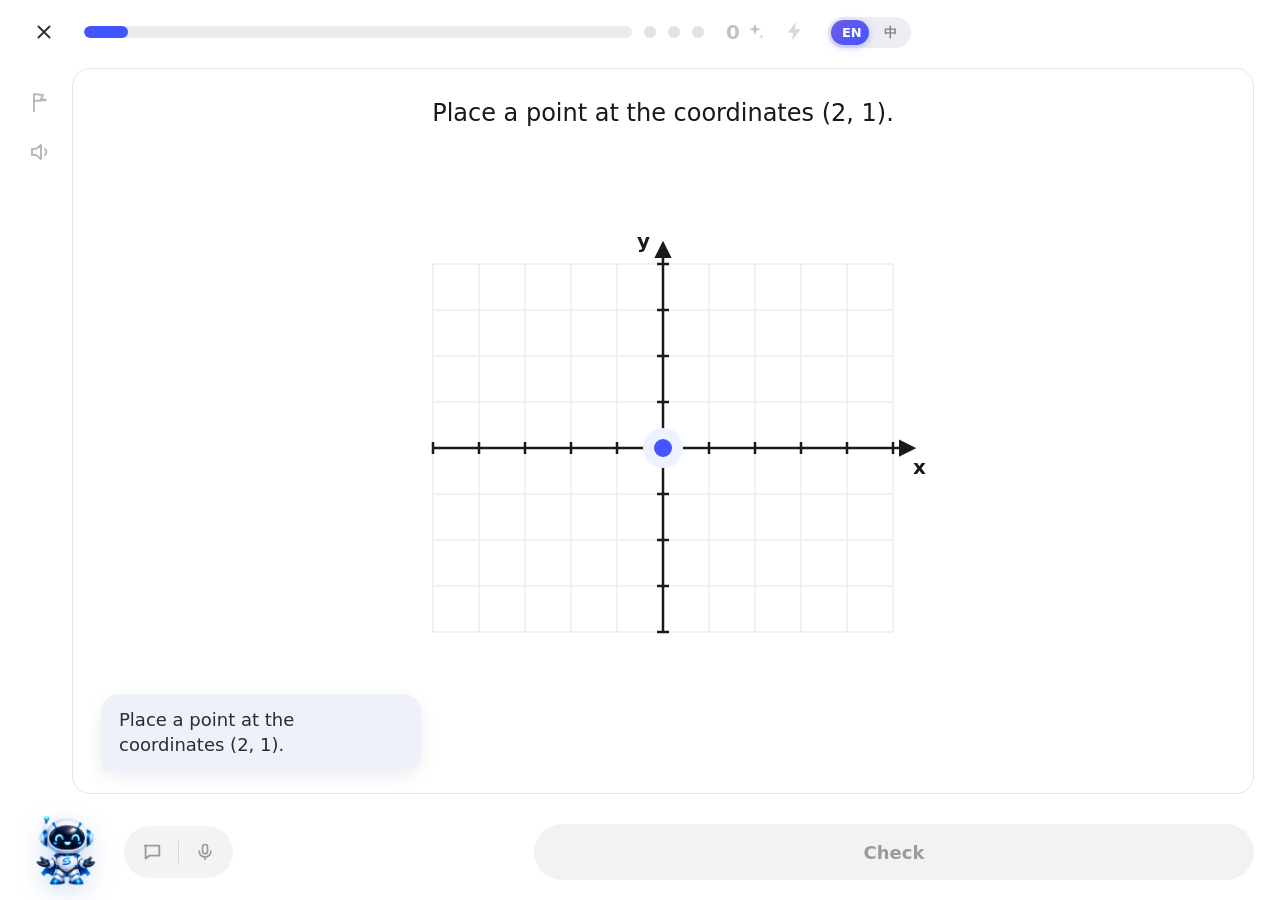
<file: lesson.html>
<!DOCTYPE html>
<html lang="en">
<head>
  <meta charset="UTF-8" />
  <meta name="viewport" content="width=device-width, initial-scale=1.0" />
  <meta http-equiv="Cache-Control" content="no-cache, no-store, must-revalidate" />
  <meta http-equiv="Pragma" content="no-cache" />
  <meta http-equiv="Expires" content="0" />
  <title>Separation Between Points | ShareYou</title>
  <meta name="description" content="Interactive coordinate-geometry lesson on ShareYou — plot points on the grid with step-by-step AI guidance." />
  <link rel="icon" type="image/svg+xml" href="favicon.svg" />
  <link rel="stylesheet" href="lesson.css?v=21" />
</head>
<body>
  <!-- ===== Top bar ===== -->
  <header class="lp-top">
    <a class="lp-close" href="index.html" aria-label="Exit lesson">
      <svg width="22" height="22" viewBox="0 0 24 24" fill="none"><path d="M6 6l12 12M18 6 6 18" stroke="currentColor" stroke-width="2.2" stroke-linecap="round"/></svg>
    </a>
    <div class="lp-progress">
      <div class="lp-bar"><i id="barFill"></i></div>
      <span class="lp-dot" id="dot1"></span>
      <span class="lp-dot" id="dot2"></span>
      <span class="lp-dot" id="dot3"></span>
    </div>
    <div class="lp-stats">
      <span class="lp-stats__score">
        <span id="score">0</span>
        <svg id="star" class="lp-star" viewBox="0 0 24 24" fill="none"><path d="M12 3l1.8 4.7L18.5 9l-4.7 1.3L12 15l-1.8-4.7L5.5 9l4.7-1.3L12 3Z" fill="currentColor"/><path d="M19 14l.8 2.2L22 17l-2.2.8L19 20l-.8-2.2L16 17l2.2-.8L19 14Z" fill="currentColor" opacity=".6"/></svg>
        <span class="lp-plus" id="plusBadge" aria-hidden="true"></span>
      </span>
      <span><svg viewBox="0 0 24 24" fill="none"><path d="M13 2 4 14h6l-1 8 9-12h-6l1-8Z" fill="#d8d8d8"/></svg></span>
    </div>
    <button class="sy-lang" data-sy-lang type="button" aria-label="Switch language / 切换语言">
      <span class="sy-lang__seg" data-l="en">EN</span><span class="sy-lang__seg" data-l="zh">中</span>
    </button>
  </header>

  <!-- ===== Stage ===== -->
  <main class="lp-stage">
    <div class="lp-tools">
      <button aria-label="Flag" data-soon="Report sent — thanks!"><svg width="24" height="24" viewBox="0 0 24 24" fill="none"><path d="M6 21V4m0 0 9 1-2 4 5 1-12 1" stroke="currentColor" stroke-width="2" stroke-linecap="round" stroke-linejoin="round"/></svg></button>
      <button aria-label="Audio" data-soon="Audio narration is coming soon"><svg width="24" height="24" viewBox="0 0 24 24" fill="none"><path d="M4 9v6h4l5 4V5L8 9H4Z" stroke="currentColor" stroke-width="2" stroke-linejoin="round"/><path d="M17 9a4 4 0 0 1 0 6" stroke="currentColor" stroke-width="2" stroke-linecap="round"/></svg></button>
    </div>

    <!-- chat panel (expands when the chat capsule is clicked) -->
    <aside class="lp-chat" id="chat" hidden>
      <div class="lp-chat__msgs">
        <div class="lp-msg is-faded" data-i18n="lesson.welcome1">Welcome to Coordinate Geometry.</div>
        <div class="lp-msg is-faded" data-i18n="lesson.welcome2">You'll learn how to pin down where points sit in the plane.</div>
        <div class="lp-msg is-active" data-i18n="lesson.q1">Place a point at the coordinates (2, 1).</div>
      </div>
      <div class="lp-suggestions" id="suggestions"></div>
    </aside>

    <div class="lp-card">
      <h1 class="lp-question">Place a point at the coordinates <span style="white-space:nowrap">(2, 1)</span>.</h1>

      <div class="lp-grid-wrap">
        <svg id="grid" tabindex="0" role="application" aria-label="Coordinate grid"></svg>
      </div>

      <!-- summary: preset Q&A chips, centered under the diagram -->
      <div class="lp-bubble-chips" id="bubbleChips"></div>

      <p class="lp-summary-text" id="summaryText"></p>

      <button class="lp-startover" id="startover" hidden>
        <svg width="18" height="18" viewBox="0 0 24 24" fill="none"><path d="M3 12a9 9 0 1 0 9-9 9.75 9.75 0 0 0-6.74 2.74L3 8" stroke="currentColor" stroke-width="2" stroke-linecap="round" stroke-linejoin="round"/><path d="M3 3v5h5" stroke="currentColor" stroke-width="2" stroke-linecap="round" stroke-linejoin="round"/></svg>
        <span data-i18n="lesson.startover">Start over</span>
      </button>

      <!-- floating tutor bubble, auto-pops bottom-left near the mascot on question screens -->
      <div class="lp-bubble">Place a point at the coordinates (2, 1).</div>

    </div>
  </main>

  <!-- ===== Bottom bar ===== -->
  <footer class="lp-bottom">
    <button class="lp-mascot" id="mascot" type="button" aria-label="Toggle tutor chat">
      <img src="mascot-cutout.png?v=2" alt="" aria-hidden="true" />
    </button>
    <div class="lp-io">
      <button id="chatToggle" aria-label="Chat with tutor"><svg width="22" height="22" viewBox="0 0 24 24" fill="none"><path d="M4 5h16v11H9l-4 3V5Z" stroke="currentColor" stroke-width="2" stroke-linejoin="round"/></svg></button>
      <span class="sep"></span>
      <button aria-label="Microphone" data-soon="Voice input is coming soon" data-soon-zh="语音输入敬请期待"><svg width="20" height="20" viewBox="0 0 24 24" fill="none"><rect x="9" y="3" width="6" height="11" rx="3" stroke="currentColor" stroke-width="2"/><path d="M5 11a7 7 0 0 0 14 0M12 18v3" stroke="currentColor" stroke-width="2" stroke-linecap="round"/></svg></button>
    </div>
    <div class="lp-chatinput">
      <input type="text" placeholder="How can I help?" aria-label="Ask the tutor" />
      <button class="lp-send" aria-label="Send message">
        <svg class="ic-mic" width="20" height="20" viewBox="0 0 24 24" fill="none"><rect x="9" y="3" width="6" height="11" rx="3" stroke="currentColor" stroke-width="2"/><path d="M5 11a7 7 0 0 0 14 0M12 18v3" stroke="currentColor" stroke-width="2" stroke-linecap="round"/></svg>
        <svg class="ic-send" width="20" height="20" viewBox="0 0 24 24" fill="none"><path d="M12 20V5M6 11l6-6 6 6" stroke="currentColor" stroke-width="2.4" stroke-linecap="round" stroke-linejoin="round"/></svg>
      </button>
    </div>
    <button class="lp-check" id="check" disabled>Check</button>
  </footer>

  <!-- ===== Feedback banner ===== -->
  <div class="lp-feedback" id="feedback">
    <div class="lp-feedback__icon" id="fbIcon"></div>
    <div class="lp-feedback__text"><strong id="fbTitle"></strong><span id="fbMsg"></span></div>
    <button class="lp-feedback__btn" id="fbBtn"></button>
  </div>

  <!-- ===== Completion overlay ===== -->
  <div class="lp-done" id="done">
    <img class="lp-done__mascot" src="mascot-cutout.png?v=2" alt="" aria-hidden="true" />
    <h2 data-i18n="done.title">Lesson complete!</h2>
    <p id="doneMsg">You placed the point correctly. Keep your streak going.</p>
    <a class="lp-done__next" href="#" id="nextLesson" hidden>Next lesson</a>
    <a class="lp-done__back" href="index.html" data-i18n="done.back">Back to course</a>
  </div>

  <script src="app.js?v=36"></script>
  <script>
  (function () {
    /* ----- grid geometry ----- */
    var RX = 5, RY = 4, U = 46, PAD = 36;
    var W = RX * 2 * U + PAD * 2, H = RY * 2 * U + PAD * 2;
    var OX = PAD + RX * U, OY = PAD + RY * U;
    /* language-aware pick */
    function T(en, zh) { return (window.SY && SY.lang && SY.lang() === 'zh') ? zh : en; }
    function P(en, zh) { return { en: en, zh: zh }; }                 // bilingual message/chip pair
    function disp(p) { return (p && typeof p === 'object' && 'en' in p) ? T(p.en, p.zh) : p; }
    /* ----- lesson content, keyed by ?lesson=<id> ----- */
    var LESSONS = {
      'coord-sep': {
        id: 'coord-sep', title: P('Separation Between Points', '点之间的间距'),
        questions: [
          { prompt: 'Place a point at the coordinates (2, 1).', zh: '在坐标 (2, 1) 处放置一个点。',        short: '(2, 1)',  x: 2,  y: 1 },
          { prompt: 'Now place a point at the coordinates (−1, 3).', zh: '现在在坐标 (−1, 3) 处放置一个点。', short: '(−1, 3)', x: -1, y: 3 }
        ],
        summary: {
          head: P('The positions of points can be described with coordinates.', '点的位置可以用坐标来描述。'),
          body: P('The difference in x-coordinates is their horizontal separation and the difference in y-coordinates is their vertical separation.', 'x 坐标之差是它们的水平间距，y 坐标之差是它们的垂直间距。'),
          p1: [-1, 3], p2: [2, 1]
        }
      },
      'combining': {
        id: 'combining', title: P('Combining Separations', '组合间距'),
        questions: [
          { type: 'select', prompt: 'Select the point farthest from the highlighted point.', zh: '选出离高亮点最远的那个点。',
            ref: [-2, 1], options: [[-2, -2], [2, 1], [2, -2]] },
          { type: 'select', prompt: 'Select the point farthest from the highlighted point.', zh: '选出离高亮点最远的那个点。',
            ref: [1, -1], options: [[1, 2], [-2, -1], [-2, 2]] }
        ],
        summary: {
          hyp: true,
          head: P('A point with both vertical and horizontal separations is farther away than a point with just the vertical or just the horizontal separation.', '同时具有垂直和水平间距的点，比只有垂直间距或只有水平间距的点离得更远。'),
          body: P('The diagonal distance combines both legs, so it is longer than either separation on its own.', '对角距离把两段间距合在一起，所以比任何单独一段都长。'),
          p1: [-3, 2], p2: [1, -1],
          chips: [
            { id: 'c_why', q: P('Why is the diagonal farther?', '为什么对角更远？'), a: P('Before the answer, check the diagram: which segment uses both a horizontal and a vertical gap? If a path must cover both at once, what kind of path is it? That path is the diagonal, so it reaches farther than either single leg.', '先不急着看结论，观察图：哪一段同时用了水平间距和垂直间距？如果一条路要同时覆盖两个方向，它会是什么形状？那就是对角线，所以它比任意单独一条边更远。') },
            { id: 'c_pyth', q: P('What theorem is this?', '这是什么定理？'), a: P('First ask: what shape do the horizontal and vertical gaps form? They make a right triangle, and the diagonal is its hypotenuse. That is where the Pythagorean theorem comes in.', '先问自己：水平间距和垂直间距组成了什么形状？它们组成直角三角形，对角线就是斜边。这就是勾股定理出现的地方。') },
            { id: 'c_ok', q: P('Got it, makes sense', '懂了，明白了'), a: P('Great — press Continue to finish the lesson.', '很好 —— 点「继续」完成本节。') }
          ]
        }
      }
    };
    var LESSON_ID = (new URLSearchParams(location.search).get('lesson')) || 'coord-sep';
    var LESSON = LESSONS[LESSON_ID] || LESSONS['coord-sep'];
    document.body.setAttribute('data-title-en', LESSON.title.en + ' | ShareYou');
    document.body.setAttribute('data-title-zh', LESSON.title.zh + ' | ShareYou');
    var QUESTIONS = LESSON.questions;
    function qText(q) { return T(q.prompt, q.zh); }
    var qIndex = 0;
    var ANSWER = QUESTIONS[0];
    function xPhraseE(x) { var n = Math.abs(x); return n + ' unit' + (n === 1 ? '' : 's') + ' to the ' + (x < 0 ? 'left' : 'right'); }
    function xPhraseZ(x) { return '向' + (x < 0 ? '左' : '右') + ' ' + Math.abs(x) + ' 格'; }
    function yPhraseE(y) { var n = Math.abs(y); return n + ' unit' + (n === 1 ? '' : 's') + ' ' + (y < 0 ? 'down' : 'up'); }
    function yPhraseZ(y) { return '向' + (y < 0 ? '下' : '上') + ' ' + Math.abs(y) + ' 格'; }
    function xPhrase(x) { return T(xPhraseE(x), xPhraseZ(x)); }   // live display (grid captions)
    function yPhrase(y) { return T(yPhraseE(y), yPhraseZ(y)); }
    function px(x, y) { return [OX + x * U, OY - y * U]; }

    var svg = document.getElementById('grid');
    svg.setAttribute('viewBox', '0 0 ' + W + ' ' + H);
    svg.setAttribute('width', W);
    svg.setAttribute('height', H);

    function gridBaseHTML() {
      var s = '<defs>' +
        '<marker id="arr" viewBox="0 0 10 10" refX="7" refY="5" markerWidth="7" markerHeight="7" orient="auto-start-reverse">' +
        '<path d="M0 0L10 5 0 10z" fill="#1a1a1a"/></marker></defs>';
      var gx, gy, tx, ty, a, b, c, d, p, q;
      for (gx = -RX; gx <= RX; gx++) { a = px(gx, -RY); b = px(gx, RY); s += '<line x1="'+a[0]+'" y1="'+a[1]+'" x2="'+b[0]+'" y2="'+b[1]+'" stroke="#ededed" stroke-width="1.5"/>'; }
      for (gy = -RY; gy <= RY; gy++) { c = px(-RX, gy); d = px(RX, gy); s += '<line x1="'+c[0]+'" y1="'+c[1]+'" x2="'+d[0]+'" y2="'+d[1]+'" stroke="#ededed" stroke-width="1.5"/>'; }
      s += '<line x1="'+px(-RX,0)[0]+'" y1="'+OY+'" x2="'+(px(RX,0)[0]+18)+'" y2="'+OY+'" stroke="#1a1a1a" stroke-width="2.5" marker-end="url(#arr)"/>';
      s += '<line x1="'+OX+'" y1="'+(px(0,RY)[1]-18)+'" x2="'+OX+'" y2="'+px(0,-RY)[1]+'" stroke="#1a1a1a" stroke-width="2.5" marker-start="url(#arr)"/>';
      for (tx = -RX; tx <= RX; tx++) { if (tx === 0) continue; p = px(tx, 0); s += '<line x1="'+p[0]+'" y1="'+(OY-6)+'" x2="'+p[0]+'" y2="'+(OY+6)+'" stroke="#1a1a1a" stroke-width="2.5"/>'; }
      for (ty = -RY; ty <= RY; ty++) { if (ty === 0) continue; q = px(0, ty); s += '<line x1="'+(OX-6)+'" y1="'+q[1]+'" x2="'+(OX+6)+'" y2="'+q[1]+'" stroke="#1a1a1a" stroke-width="2.5"/>'; }
      s += '<text x="'+(px(RX,0)[0]+20)+'" y="'+(OY+26)+'" font-size="20" font-weight="700" fill="#1a1a1a">x</text>';
      s += '<text x="'+(OX-26)+'" y="'+(px(0,RY)[1]-16)+'" font-size="20" font-weight="700" fill="#1a1a1a">y</text>';
      return s;
    }
    var o = px(0, 0);
    svg.innerHTML = gridBaseHTML() + '<g id="hint"></g>' +
      '<circle id="halo" class="pt" cx="'+o[0]+'" cy="'+o[1]+'" r="20" fill="#eef1ff"/>' +
      '<circle id="dot" class="pt" cx="'+o[0]+'" cy="'+o[1]+'" r="9" fill="#4255ff"/>';

    /* ----- interaction ----- */
    var halo = document.getElementById('halo');
    var dot = document.getElementById('dot');
    var hint = document.getElementById('hint');
    var check = document.getElementById('check');
    var cx = 0, cy = 0, placed = false, dragging = false, interactive = true, demoRunning = false, wrongAns = null;

    function setPoint(x, y) {
      cx = Math.max(-RX, Math.min(RX, x));
      cy = Math.max(-RY, Math.min(RY, y));
      var p = px(cx, cy);
      halo.setAttribute('cx', p[0]); halo.setAttribute('cy', p[1]);
      dot.setAttribute('cx', p[0]); dot.setAttribute('cy', p[1]);
    }
    function eventToCoord(e) {
      var r = svg.getBoundingClientRect();
      var sx = (e.clientX - r.left) / r.width * W;
      var sy = (e.clientY - r.top) / r.height * H;
      return [Math.round((sx - OX) / U), Math.round((OY - sy) / U)];
    }
    function place(x, y) {
      setPoint(x, y);
      if (!placed) { placed = true; hint.style.display = 'none'; document.getElementById('startover').hidden = false; }
      if (!check.classList.contains('is-correct')) {
        check.classList.add('is-ready'); check.disabled = false;
      }
    }

    /* ----- "select the farthest point" interaction (lesson: Combining Separations) ----- */
    var selIdx = -1, selCorrect = -1;
    function dist2(a, b) { return (a[0] - b[0]) * (a[0] - b[0]) + (a[1] - b[1]) * (a[1] - b[1]); }
    function farthestIndex(q) { var best = 0, bd = -1; q.options.forEach(function (o, i) { var d = dist2(o, q.ref); if (d > bd) { bd = d; best = i; } }); return best; }
    function renderSelect(q) {
      var ex = '', r = px(q.ref[0], q.ref[1]);
      ex += '<circle class="sel-ref" cx="' + r[0] + '" cy="' + r[1] + '" r="8" fill="#e8901b"/>';
      q.options.forEach(function (o, i) {
        var p = px(o[0], o[1]);
        ex += '<g class="sel-opt" data-idx="' + i + '">';
        ex += '<circle class="sel-ring" cx="' + p[0] + '" cy="' + p[1] + '" r="14" fill="none"/>';
        ex += '<circle class="sel-hit" cx="' + p[0] + '" cy="' + p[1] + '" r="18" fill="transparent"/>';
        ex += '<circle class="sel-halo" cx="' + p[0] + '" cy="' + p[1] + '" r="9" fill="#fff" stroke="#cdd6ff" stroke-width="2"/>';
        ex += '<circle class="sel-dot" cx="' + p[0] + '" cy="' + p[1] + '" r="6" fill="#4255ff"/>';
        ex += '</g>';
      });
      svg.innerHTML = gridBaseHTML() + ex;
    }
    function selectOption(idx) {
      if (check.classList.contains('is-correct')) return;   // locked after a correct answer
      selIdx = idx;
      var opts = svg.querySelectorAll('.sel-opt');
      for (var i = 0; i < opts.length; i++) opts[i].classList.toggle('is-sel', +opts[i].getAttribute('data-idx') === idx);
      check.classList.add('is-ready'); check.disabled = false;
      updateGridLabel();
    }
    function markSelCorrect() {
      var g = svg.querySelector('.sel-opt[data-idx="' + selIdx + '"]');
      if (!g) return;
      g.classList.add('is-correct');
      var p = px(ANSWER.options[selIdx][0], ANSWER.options[selIdx][1]);
      g.insertAdjacentHTML('beforeend',
        '<g class="sel-badge" transform="translate(' + (p[0] + 11) + ',' + (p[1] - 20) + ')">' +
        '<rect x="-9" y="-9" width="18" height="18" rx="5" fill="#18b15c"/>' +
        '<path d="M-4 0 l3 3 l6 -7" stroke="#fff" stroke-width="2.2" fill="none" stroke-linecap="round" stroke-linejoin="round"/></g>');
    }
    svg.addEventListener('pointerdown', function (e) {
      if (!interactive || demoRunning) return;  // summary diagram is read-only; ignore drags mid-demo
      if (ANSWER.type === 'select') {           // pick a candidate point instead of dragging
        var g = e.target.closest && e.target.closest('.sel-opt');
        if (g) selectOption(+g.getAttribute('data-idx'));
        return;
      }
      e.preventDefault();                       // avoid text-selecting the axis labels
      dragging = true; svg.classList.add('grabbing');
      var c = eventToCoord(e); place(c[0], c[1]);
      try { svg.setPointerCapture(e.pointerId); } catch (x) {}
    });
    svg.addEventListener('pointermove', function (e) {
      if (!dragging || ANSWER.type === 'select') return; var c = eventToCoord(e); place(c[0], c[1]);
    });
    svg.addEventListener('pointerup', function () { dragging = false; svg.classList.remove('grabbing'); });

    /* ----- keyboard placement / selection (accessibility) ----- */
    function updateGridLabel() {
      if (ANSWER.type === 'select') {
        svg.setAttribute('aria-label', T('Select the point farthest from the highlighted point. ' + (selIdx >= 0 ? 'Option ' + (selIdx + 1) + ' selected. ' : '') + 'Arrow keys choose, Enter checks.',
                                         '选出离高亮点最远的点。' + (selIdx >= 0 ? '已选第 ' + (selIdx + 1) + ' 个。' : '') + '方向键选择，回车检查。'));
        return;
      }
      svg.setAttribute('aria-label', T('Coordinate grid. Point at (' + fmt(cx) + ', ' + fmt(cy) + '). Use the arrow keys to move it, Enter to check.',
                                       '坐标网格。点在 (' + fmt(cx) + ', ' + fmt(cy) + ')。方向键移动，回车检查。'));
    }
    svg.addEventListener('keydown', function (e) {
      if (!interactive || demoRunning) return;
      var k = e.key;
      if (ANSWER.type === 'select') {
        var n = ANSWER.options.length;
        if (k === 'ArrowRight' || k === 'ArrowDown') { e.preventDefault(); selectOption(((selIdx < 0 ? -1 : selIdx) + 1 + n) % n); }
        else if (k === 'ArrowLeft' || k === 'ArrowUp') { e.preventDefault(); selectOption(((selIdx < 0 ? 0 : selIdx) - 1 + n) % n); }
        else if (k === 'Enter' || k === ' ' || k === 'Spacebar') { e.preventDefault(); if (!check.disabled) check.click(); }
        return;
      }
      var nx = cx, ny = cy, moved = true;
      if (k === 'ArrowLeft') nx -= 1;
      else if (k === 'ArrowRight') nx += 1;
      else if (k === 'ArrowUp') ny += 1;
      else if (k === 'ArrowDown') ny -= 1;
      else if (k === 'Enter' || k === ' ' || k === 'Spacebar') { e.preventDefault(); if (!check.disabled) check.click(); return; }
      else moved = false;
      if (!moved) return;
      e.preventDefault();
      place(nx, ny);          // reuses pointer placement: sets placed, reveals Start-over, enables Check
      updateGridLabel();
    });

    /* ----- animated walk-through demo ("Show me how") ----- */
    var SVGNS = 'http://www.w3.org/2000/svg';
    function mk(tag, attrs) {
      var el = document.createElementNS(SVGNS, tag);
      for (var k in attrs) el.setAttribute(k, attrs[k]);
      return el;
    }
    /* The demo is paced by the user: one step animates, then waits for a "Next" chip.
       Pass `wrong` (a {x,y}) to mark the learner's mis-placed point during a guided redo. */
    function playDemo(wrong) {
      if (demoRunning || document.body.classList.contains('summary-mode')) return;
      var prev = document.getElementById('demo'); if (prev) prev.remove();
      demoRunning = true;

      var origin = px(0, 0), corner = px(ANSWER.x, 0), target = px(ANSWER.x, ANSWER.y);
      var reduce = window.matchMedia && window.matchMedia('(prefers-reduced-motion: reduce)').matches;
      var g = mk('g', { id: 'demo' });

      /* axis-recognition highlights (soft blue, persist under the later steps) */
      var xA = px(-RX, 0), xB = px(RX, 0);
      var xAxisHi = mk('line', { 'class': 'demo-axis', x1: xA[0], y1: OY, x2: xB[0] + 18, y2: OY, opacity: 0 });
      var yT = px(0, RY), yB = px(0, -RY);
      var yAxisHi = mk('line', { 'class': 'demo-axis', x1: OX, y1: yT[1] - 18, x2: OX, y2: yB[1], opacity: 0 });
      g.appendChild(xAxisHi); g.appendChild(yAxisHi);

      /* movement traces (collapsed) + captions + target ring + travelling marker */
      var hLine = mk('line', { 'class': 'demo-trace', x1: origin[0], y1: origin[1], x2: origin[0], y2: origin[1] });
      var vLine = mk('line', { 'class': 'demo-trace', x1: corner[0], y1: corner[1], x2: corner[0], y2: corner[1] });
      var hCap = mk('text', { 'class': 'demo-cap', x: (origin[0] + corner[0]) / 2, y: origin[1] + (ANSWER.y >= 0 ? 26 : -14), 'text-anchor': 'middle', opacity: 0 });
      hCap.textContent = xPhrase(ANSWER.x);
      var vCap = mk('text', { 'class': 'demo-cap', x: corner[0] + (ANSWER.x >= 0 ? 14 : -14), y: (corner[1] + target[1]) / 2 + 5, 'text-anchor': ANSWER.x >= 0 ? 'start' : 'end', opacity: 0 });
      vCap.textContent = yPhrase(ANSWER.y);
      var ring = mk('circle', { 'class': 'demo-target', cx: target[0], cy: target[1], r: 14, opacity: 0 });
      var marker = mk('circle', { 'class': 'demo-marker', cx: origin[0], cy: origin[1], r: 8, opacity: 0 });
      g.appendChild(hLine); g.appendChild(vLine); g.appendChild(hCap); g.appendChild(vCap); g.appendChild(ring); g.appendChild(marker);

      /* red × at the learner's mis-placed point (guided redo); fades when movement starts */
      var wm = null;
      if (wrong) {
        var wp = px(wrong.x, wrong.y);
        wm = mk('g', { 'class': 'demo-wrong' });
        wm.appendChild(mk('line', { x1: wp[0] - 9, y1: wp[1] - 9, x2: wp[0] + 9, y2: wp[1] + 9 }));
        wm.appendChild(mk('line', { x1: wp[0] + 9, y1: wp[1] - 9, x2: wp[0] - 9, y2: wp[1] + 9 }));
        g.appendChild(wm);
      }

      svg.insertBefore(g, halo);

      var ease = function (t) { return 1 - Math.pow(1 - t, 3); };   // ease-out cubic
      function tween(dur, step, done) {
        if (reduce) { step(1); if (done) done(); return; }   // reduced motion: jump to end
        var t0 = null;
        function frame(now) {
          if (t0 === null) t0 = now;
          var t = Math.min(1, (now - t0) / dur);
          step(ease(t));
          if (t < 1) requestAnimationFrame(frame); else if (done) done();
        }
        requestAnimationFrame(frame);
      }
      function revealAxis(el, done) { tween(450, function (k) { el.setAttribute('opacity', (0.32 * k).toFixed(3)); }, done); }
      function tweenLeg(line, from, to, cap, done) {
        cap.setAttribute('opacity', 1); marker.setAttribute('opacity', 1);
        tween(900, function (k) {
          var x = from[0] + (to[0] - from[0]) * k, y = from[1] + (to[1] - from[1]) * k;
          line.setAttribute('x2', x); line.setAttribute('y2', y);
          marker.setAttribute('cx', x); marker.setAttribute('cy', y);
        }, done);
      }

      var steps = [
        { msg: P("First, the x-axis — it runs left and right. The first number tells you how far along it to go.", "首先看 x 轴 —— 它沿左右方向延伸，第一个数字告诉你沿它走多远。"),
          run: function (done) { revealAxis(xAxisHi, done); } },
        { msg: P("And the y-axis runs up and down. The second number tells you how far up or down.", "再看 y 轴 —— 它沿上下方向延伸，第二个数字告诉你向上或向下走多远。"),
          run: function (done) { revealAxis(yAxisHi, done); } },
        { msg: P("Start at the origin (0, 0) and move " + xPhraseE(ANSWER.x) + " along the x-axis.", "从原点 (0, 0) 出发，沿 x 轴" + xPhraseZ(ANSWER.x) + "。"),
          run: function (done) { tweenLeg(hLine, origin, corner, hCap, done); } },
        { msg: P("Now move " + yPhraseE(ANSWER.y) + " — that lands you exactly on " + ANSWER.short + ".", "再" + yPhraseZ(ANSWER.y) + " —— 正好落在 " + ANSWER.short + "。"),
          run: function (done) { tweenLeg(vLine, corner, target, vCap, function () { ring.setAttribute('opacity', 1); ring.classList.add('pulse'); done(); }); },
          last: true }
      ];

      function removeDemoChip() { sugWrap.innerHTML = ''; }
      function showDemoChip(label, onClick) {
        sugWrap.innerHTML = '';
        var b = document.createElement('button');
        b.type = 'button'; b.className = 'lp-chip lp-chip--next'; b.textContent = label;
        b.addEventListener('click', function () { onClick(); });
        sugWrap.appendChild(b);
      }
      function endDemo() {
        var node = document.getElementById('demo');
        if (node) { node.classList.add('fade-out'); setTimeout(function () { if (node.parentNode) node.parentNode.removeChild(node); }, 420); }
        demoRunning = false;
        renderChips();   // restore the normal Q&A chips (Show me how stays consumed)
      }
      function runStep(i) {
        removeDemoChip();                 // hide the Next chip while a step animates
        if (i === 2 && wm) wm.classList.add('gone');   // fade the wrong-marker as the correct path is traced
        var s = steps[i];
        addMsg(s.msg, 'tutor');           // post the step's explanation into the chat
        s.run(function () {
          if (s.last) showDemoChip(T('Got it', '明白了'), endDemo);
          else        showDemoChip(T('Next', '下一步'), function () { runStep(i + 1); });
        });
      }
      runStep(0);
    }

    /* ----- diagnose a wrong answer, then run the guided redo ----- */
    function fmt(n) { return ('' + n).replace('-', '−'); }   // unicode minus, matches QUESTIONS.short
    function diagnoseText(w) {
      var a = ANSWER, here = '(' + fmt(w.x) + ', ' + fmt(w.y) + ')';
      if (w.x === a.y && w.y === a.x && a.x !== a.y) {
        return P("You placed it at " + here + " — that's the right numbers but swapped. (x, y) puts the x-coordinate first, so go " + xPhraseE(a.x) + ", then " + yPhraseE(a.y) + ".",
                 "你把点放在了 " + here + " —— 数字对了但顺序反了。(x, y) 中 x 在前，所以先" + xPhraseZ(a.x) + "，再" + yPhraseZ(a.y) + "。");
      }
      var pe = [], pz = [];
      if (w.x !== a.x) { pe.push("its x-coordinate to be " + fmt(a.x) + " (" + xPhraseE(a.x) + "), not " + fmt(w.x)); pz.push("x 坐标应是 " + fmt(a.x) + "（" + xPhraseZ(a.x) + "），而不是 " + fmt(w.x)); }
      if (w.y !== a.y) { pe.push("its y-coordinate to be " + fmt(a.y) + " (" + yPhraseE(a.y) + "), not " + fmt(w.y)); pz.push("y 坐标应是 " + fmt(a.y) + "（" + yPhraseZ(a.y) + "），而不是 " + fmt(w.y)); }
      return P("You placed it at " + here + ", but " + a.short + " needs " + pe.join("; ") + ". Let's redo it together.",
               "你把点放在了 " + here + "，但 " + a.short + " 需要" + pz.join("；") + "。我们一起重做一遍。");
    }
    function explainAndRedo() {
      var w = wrongAns || { x: cx, y: cy };
      addMsg(diagnoseText(w), 'tutor');     // diagnosis posts first (instant, in order)
      setPoint(0, 0); placed = false;       // clean slate for the guided redo
      check.className = 'lp-check'; check.disabled = true; check.textContent = T('Check', '检查');
      document.getElementById('startover').hidden = true;
      hideFeedback();
      playDemo(w);                          // stepped guidance, now also showing the wrong-marker
    }

    /* ----- check / feedback ----- */
    var fb = document.getElementById('feedback');
    var fbIcon = document.getElementById('fbIcon');
    var fbTitle = document.getElementById('fbTitle');
    var fbMsg = document.getElementById('fbMsg');
    var fbBtn = document.getElementById('fbBtn');
    var TICK = '<svg width="26" height="26" viewBox="0 0 24 24" fill="none"><path d="m5 12 5 5 9-10" stroke="#fff" stroke-width="3" stroke-linecap="round" stroke-linejoin="round"/></svg>';
    var CROSS = '<svg width="24" height="24" viewBox="0 0 24 24" fill="none"><path d="M7 7l10 10M17 7 7 17" stroke="#fff" stroke-width="3" stroke-linecap="round"/></svg>';

    var fbTimer = null;
    function showFeedback(ok) {
      fb.className = 'lp-feedback show ' + (ok ? 'correct' : 'wrong');
      fbIcon.innerHTML = ok ? TICK : CROSS;
      fbTitle.textContent = ok ? T('Correct!', '答对了！') : T('Not quite', '还差一点');
      if (ANSWER.type === 'select') {
        fbMsg.textContent = ok ? T('That point is the farthest — both separations add up.', '那个点最远 —— 两段间距叠加在一起。')
                               : T('Not the farthest — look for the point with both separations.', '不是最远的 —— 找同时有水平和垂直间距的那个点。');
      } else {
        fbMsg.textContent = ok ? T('Nice work — that’s ' + ANSWER.short + '.', '太棒了 —— 正是 ' + ANSWER.short + '。') : T('Move the point to ' + ANSWER.short + ' and try again.', '把点移到 ' + ANSWER.short + ' 再试一次。');
      }
      fbBtn.textContent = ok ? T('Continue', '继续') : T('Got it', '知道了');
      if (fbTimer) clearTimeout(fbTimer);
      fbTimer = setTimeout(hideFeedback, 2000);   // auto-close after 2s
    }
    function hideFeedback() { fb.classList.remove('show'); if (fbTimer) { clearTimeout(fbTimer); fbTimer = null; } }

    /* ----- score: +15 and a twinkling star per correct answer ----- */
    var score = 0, POINTS = 15;
    function retrigger(el, cls, ms) {
      el.classList.remove(cls); void el.getBoundingClientRect(); el.classList.add(cls);
      setTimeout(function () { el.classList.remove(cls); }, ms);
    }
    function awardPoints(n) {
      var from = score, to = score + n; score = to;
      var star = document.getElementById('star');
      var scoreEl = document.getElementById('score');
      var plus = document.getElementById('plusBadge');
      star.classList.add('lit'); retrigger(star, 'twinkle', 720);
      scoreEl.classList.add('lp-score-lit'); retrigger(scoreEl, 'bump', 520);
      plus.textContent = '+' + n; retrigger(plus, 'show', 1000);
      var reduce = window.matchMedia && window.matchMedia('(prefers-reduced-motion: reduce)').matches;
      if (reduce) { scoreEl.textContent = to; return; }
      var t0 = null, dur = 600;
      function frame(now) {
        if (t0 === null) t0 = now;
        var t = Math.min(1, (now - t0) / dur);
        scoreEl.textContent = Math.round(from + (to - from) * t);
        if (t < 1) requestAnimationFrame(frame);
      }
      requestAnimationFrame(frame);
    }

    /* commit this lesson's points + completion to the shared store (once) */
    var committed = false;
    function commitProgress() {
      if (committed || !window.SY) return;
      committed = true;
      var first = !SY.isDone(LESSON.id);       // award XP only the first time the lesson is finished
      if (first) { SY.addXP(score); SY.bumpStreakToday(); }
      SY.markDone(LESSON.id);
      SY.markToday();
      var m = document.getElementById('doneMsg');
      if (m) m.textContent = first ? T('You earned ' + score + ' XP. Keep your streak going.', '你获得了 ' + score + ' XP，继续保持连胜！') : T('Lesson reviewed — nice refresher!', '已复习本节 —— 温故知新！');
      /* offer the next lesson, if there is one */
      var nx = SY.nextPlayable(LESSON.id), nextBtn = document.getElementById('nextLesson');
      if (nextBtn) {
        if (nx) { nextBtn.hidden = false; nextBtn.href = 'lesson.html?lesson=' + nx.id + '&ui=2'; nextBtn.textContent = T('Next: ' + nx.title.en, '下一节：' + nx.title.zh); }
        else { nextBtn.hidden = true; }
      }
    }

    check.addEventListener('click', function () {
      if (check.disabled) return;
      if (document.body.classList.contains('summary-mode')) { commitProgress(); document.getElementById('done').classList.add('show'); return; }
      if (check.classList.contains('is-correct')) { continueLesson(); return; }
      if (ANSWER.type === 'select') {
        var sok = (selIdx === selCorrect);
        showFeedback(sok);
        setChatState(sok ? 'correct' : 'wrong');
        tutorAuto(sok);
        popBubble(sok ? P('Nice!', '太棒了！') : selectSocraticPrompt(learning.currentSocraticStep));
        if (sok) {
          markSelCorrect();
          check.classList.remove('is-ready'); check.classList.add('is-correct');
          check.textContent = T('Continue', '继续');
          setProgress(qIndex + 1);
          celebrate();
          awardPoints(POINTS);
        }
        return;
      }
      var ok = (cx === ANSWER.x && cy === ANSWER.y);
      if (!ok) wrongAns = { x: cx, y: cy };   // freeze the submitted answer for diagnosis
      showFeedback(ok);
      setChatState(ok ? 'correct' : 'wrong');
      tutorAuto(ok);
      if (ok) {
        check.classList.remove('is-ready'); check.classList.add('is-correct');
        check.textContent = T('Continue', '继续');
        setProgress(qIndex + 1);
        celebrate();
        awardPoints(POINTS);
      }
    });
    fbBtn.addEventListener('click', function () {
      var wasCorrect = fb.classList.contains('correct');
      hideFeedback();
      if (wasCorrect) { continueLesson(); }
    });

    /* ----- chat panel toggle (chat capsule + mascot both toggle) ----- */
    var chat = document.getElementById('chat');
    var mascot = document.getElementById('mascot');
    function popMascot() {
      if (!mascot) return;
      mascot.classList.remove('pop'); void mascot.getBoundingClientRect(); mascot.classList.add('pop');
      setTimeout(function () { mascot.classList.remove('pop'); }, 520);
    }
    function celebrate() {
      if (!mascot) return;
      mascot.classList.remove('celebrate'); void mascot.getBoundingClientRect(); mascot.classList.add('celebrate');
      setTimeout(function () { mascot.classList.remove('celebrate'); }, 1100);
    }
    /* floating "mascot speech bubble" that pops into view (question screens only) */
    var bubbleEl = document.querySelector('.lp-bubble');
    var bubbleMsg = null;
    function popBubble(pair) {
      bubbleMsg = pair;
      bubbleEl.textContent = disp(pair);
      bubbleEl.classList.remove('pop'); void bubbleEl.getBoundingClientRect(); bubbleEl.classList.add('pop');
      setTimeout(function () { bubbleEl.classList.remove('pop'); }, 500);
      popMascot();
    }
    function refreshBubble() { if (bubbleMsg) bubbleEl.textContent = disp(bubbleMsg); }
    function toggleChat() {
      var open = document.body.classList.toggle('chat-open');
      chat.hidden = !open;
      popMascot();
      if (open) { var f = document.querySelector('.lp-chatinput input'); if (f) f.focus(); }
    }
    document.getElementById('chatToggle').addEventListener('click', toggleChat);
    if (mascot) { mascot.style.cursor = 'pointer'; mascot.addEventListener('click', toggleChat); }

    /* ----- chat: suggested questions + send ----- */
    var msgs = document.querySelector('.lp-chat__msgs');
    var input = document.querySelector('.lp-chatinput input');
    var inputWrap = document.querySelector('.lp-chatinput');
    var sendBtn = document.querySelector('.lp-send');
    var sugWrap = document.getElementById('suggestions');

    /* suggested questions per answer-state, tailored to the current point */
    function chipSetsFor(q) {
      var c = q.short;
      var xpE = xPhraseE(q.x), xpZ = xPhraseZ(q.x), ypE = yPhraseE(q.y), ypZ = yPhraseZ(q.y);
      var last = (qIndex >= QUESTIONS.length - 1);
      return {
        initial: [
          { id: 'show', q: P("Show me how", "演示一下"), demo: true,   a: P("Sure — let's go one step at a time. Tap Next after each step.", "好的 —— 我们一步一步来。每一步后点「下一步」。") },
          { id: 'read', q: P("How do I read coordinates?", "坐标怎么读？"), a: P("Coordinates are written (x, y): the first number is how far along the x-axis, the second is how far up the y-axis.", "坐标写作 (x, y)：第一个数是沿 x 轴的距离，第二个数是沿 y 轴向上的距离。") },
          { id: 'xgo', q: P("Where does the x go?", "x 往哪走？"),       a: P("The x-coordinate moves you left or right from the origin. For " + c + ", move " + xpE + ".", "x 坐标决定从原点向左还是向右。对于 " + c + "，要" + xpZ + "。") },
          { id: 'ygo', q: P("Where does the y go?", "y 往哪走？"),       a: P("The y-coordinate moves you up or down. For " + c + ", go " + ypE + " after the x move.", "y 坐标决定向上还是向下。对于 " + c + "，走完 x 之后再" + ypZ + "。") },
          { id: 'hint', q: P("Give me a hint", "给点提示"),             a: P("Start at the origin (0, 0): go " + xpE + ", then " + ypE + ", and drop the point there.", "从原点 (0, 0) 出发：先" + xpZ + "，再" + ypZ + "，把点放在那里。") }
        ],
        wrong: [
          { id: 'show', q: P("Show me how", "演示一下"), demo: true,   a: P("No problem — let's walk through it one step at a time. Tap Next after each step.", "没关系 —— 我们一步一步走一遍。每一步后点「下一步」。") },
          { id: 'wrong', q: P("What did I do wrong?", "我哪里错了？"), diagnose: true },
          { id: 'stronger', q: P("Give me a stronger hint", "再给点提示"),    a: P("From the origin, go " + xpE + " along the x-axis, then " + ypE + " — drop it exactly there.", "从原点沿 x 轴" + xpZ + "，再" + ypZ + " —— 就放在那里。") },
          { id: 'answer', q: P("What's the answer?", "答案是什么？"),         a: P("The point " + c + " is " + xpE + " and " + ypE + " from the origin — drag the blue dot there!", "点 " + c + " 在原点" + xpZ + "、" + ypZ + "的位置 —— 把蓝点拖过去！") }
        ],
        correct: [
          { id: 'why', q: P("Why does the order matter?", "顺序为什么重要？"), a: P("In (x, y) the x always comes first. Swapping the two numbers would land you somewhere different.", "在 (x, y) 中 x 永远在前。把两个数字调换会落到不同的位置。") },
          { id: 'whatnext', q: P("What's next?", "接下来呢？"),               a: last ? P("That was the last point — press Continue to finish the lesson!", "这是最后一个点 —— 点「继续」完成本节！") : P("Press Continue and I'll give you the next point to plot.", "点「继续」，我会给你下一个要标的点。") }
        ]
      };
    }
    var chipSets;
    var usedQs = {};
    var chatState = 'initial';
    /* fallback replies for free-typed questions (computed per call so they follow the language) */
    var replyIdx = 0;
    function replies() {
      return [
        P("Good question! Plot the x-coordinate first, then go up or down for the y.", "好问题！先标出 x 坐标，再上下移动确定 y。"),
        P("Remember: (x, y) means right/left first, then up/down.", "记住：(x, y) 表示先左右、再上下。"),
        P("The first number runs along the x-axis, the second up the y-axis.", "第一个数沿 x 轴，第二个数沿 y 轴向上。"),
        P("You've got this — drag the blue point to the target coordinates.", "你可以的 —— 把蓝点拖到目标坐标。")
      ];
    }

    function addMsg(text, who) {
      var en = (text && typeof text === 'object') ? text.en : text;
      var zh = (text && typeof text === 'object') ? text.zh : text;
      var d = document.createElement('div');
      d.className = 'lp-msg ' + (who === 'user' ? 'is-user' : 'is-tutor');
      d.setAttribute('data-en', en); d.setAttribute('data-zh', zh);
      d.textContent = T(en, zh);
      msgs.appendChild(d);
      msgs.scrollTop = msgs.scrollHeight;
      return d;
    }
    /* re-translate every already-posted chat bubble that carries both languages */
    function retranslateChat() {
      var all = msgs.querySelectorAll('.lp-msg');
      for (var i = 0; i < all.length; i++) {
        var e = all[i];
        if (e.classList.contains('lp-typing')) continue;
        if (e.hasAttribute('data-en')) e.textContent = T(e.getAttribute('data-en'), e.getAttribute('data-zh'));
      }
    }
    function showTyping() {
      var d = document.createElement('div');
      d.className = 'lp-msg is-tutor lp-typing';
      d.innerHTML = '<span></span><span></span><span></span>';
      msgs.appendChild(d);
      msgs.scrollTop = msgs.scrollHeight;
      return d;
    }
    function reply(text) {
      var typing = showTyping();
      setTimeout(function () { typing.remove(); addMsg(text, 'tutor'); }, 1100);
    }
    function openChat() {
      if (!document.body.classList.contains('chat-open')) {
        document.body.classList.add('chat-open');
        chat.hidden = false;
        popMascot();
      }
    }
    /* tutor proactively pops a message into the chat after a Check */
    function tutorAuto(ok) {
      openChat();
      reply(ok
        ? P("Nice — " + ANSWER.short + " is exactly right! 🎉", "漂亮 —— " + ANSWER.short + " 完全正确！🎉")
        : P("Hmm, that's not " + ANSWER.short + " yet. Put the x first (right / left), then the y (up / down). Want a hand?", "嗯，还不是 " + ANSWER.short + "。先放 x（左右），再放 y（上下）。需要帮忙吗？"));
    }
    function sendMessage(text, answer) {
      addMsg(text, 'user');
      var r = replies();
      reply(answer || r[replyIdx++ % r.length]);
    }
    function updateSendState() {
      inputWrap.classList.toggle('has-text', !!(input.value && input.value.trim()));
    }
    function sendFromInput() {
      var t = (input.value || '').trim();
      if (!t) return;
      sendMessage(t);
      input.value = '';
      updateSendState();
    }
    input.addEventListener('input', updateSendState);
    input.addEventListener('keydown', function (e) { if (e.key === 'Enter') { e.preventDefault(); sendFromInput(); } });
    sendBtn.addEventListener('click', function () { if (inputWrap.classList.contains('has-text')) sendFromInput(); });

    /* chips for the "select the farthest point" lesson */
    function selectChipsFor(q) {
      return {
        initial: [
          { id: 'cmp', q: P('How do I compare distances?', '怎么比较远近？'), a: P('Before deciding, ask yourself: what is the sideways gap, and what is the vertical gap?', '决定之前先问自己：横向间距是多少？垂直间距是多少？') },
          { id: 'hint', q: P('Give me a hint', '给点提示'), a: P('Pick one candidate and count both gaps from the orange point. Then do the same for the next candidate.', '选一个候选点，从橙色点开始数两个方向的间距。然后对下一个候选点做同样的事。') }
        ],
        wrong: [
          { id: 'diag-direction', q: P('Which direction did I compare?', '我刚才比较了哪个方向？'), a: P('Start by naming the direction you used. Was it only sideways, only vertical, or both?', '先说出你刚才用了哪个方向：只看横向、只看纵向，还是两个方向都看？') },
          { id: 'diag-both', q: P('Did I check both gaps?', '我检查了两个间距吗？'), a: P('Check each candidate from the orange point. Which one has a sideways gap and a vertical gap?', '从橙色点逐个检查候选点。哪一个既有横向间距，也有纵向间距？') },
          { id: 'diag-reason', q: P('Can I reason it out step by step?', '我能一步步推出来吗？'), a: P('Compare sideways gaps, compare vertical gaps, then ask which point makes the diagonal path.', '先比较横向间距，再比较纵向间距，然后问哪个点形成了对角路径。') }
        ],
        correct: [
          { id: 'whyf', q: P('What made that one farther?', '它为什么更远？'), a: P('What did you notice: did it use one gap, or did it use both a sideways and vertical gap?', '你观察到了什么：它只用了一个方向的间距，还是同时用了横向和纵向间距？') }
        ]
      };
    }
    /* ----- multi-question flow ----- */
    var TOTAL_STEPS = QUESTIONS.length + 1;   // 2 questions + the summary = 3 progress steps
    function setProgress(done) {
      document.getElementById('barFill').style.width = Math.max(8, Math.round(done / TOTAL_STEPS * 100)) + '%';
      for (var k = 1; k <= 3; k++) {
        var d = document.getElementById('dot' + k);
        if (d) d.classList.toggle('is-done', k <= done);
      }
    }
    function renderPrevDots() {
      var olds = svg.querySelectorAll('.prev-dot');
      for (var i = 0; i < olds.length; i++) olds[i].remove();
      for (var k = 0; k < qIndex; k++) {
        var p = px(QUESTIONS[k].x, QUESTIONS[k].y);
        var c = document.createElementNS('http://www.w3.org/2000/svg', 'circle');
        c.setAttribute('class', 'prev-dot');
        c.setAttribute('cx', p[0]); c.setAttribute('cy', p[1]); c.setAttribute('r', 8);
        c.setAttribute('fill', '#e8901b');
        svg.insertBefore(c, halo);
      }
    }
    function refreshChipSets() {
      chipSets = (ANSWER.type === 'select') ? selectChipsFor(ANSWER) : chipSetsFor(ANSWER);
    }
    function setChatState(s) {
      chatState = s;
      refreshChipSets();
      renderChips();
    }
    function renderChips() {
      sugWrap.innerHTML = '';
      var list = (chipSets && chipSets[chatState]) ? chipSets[chatState] : [];
      list.forEach(function (p) {
        if (usedQs[p.id]) return;
        var b = document.createElement('button');
        b.type = 'button'; b.className = 'lp-chip'; b.textContent = disp(p.q);
        b.addEventListener('click', function () {
          usedQs[p.id] = true;
          if (p.diagnose) { openChat(); explainAndRedo(); renderChips(); return; }
          openChat();
          sendMessage(p.q, p.a);
          renderChips();
          if (p.demo) playDemo(wrongAns);
        });
        sugWrap.appendChild(b);
      });
    }
    function setActiveMessage(p) {
      var old = msgs.querySelector('.lp-msg.is-active');
      if (old) { old.classList.remove('is-active'); old.classList.add('is-tutor'); }
      var en = (p && typeof p === 'object') ? p.en : p, zh = (p && typeof p === 'object') ? p.zh : p;
      var d = document.createElement('div');
      d.className = 'lp-msg is-active';
      d.setAttribute('data-en', en); d.setAttribute('data-zh', zh);
      d.textContent = T(en, zh);
      msgs.appendChild(d);
      msgs.scrollTop = msgs.scrollHeight;
    }
    function loadQuestion(i) {
      qIndex = i;
      ANSWER = QUESTIONS[i];
      document.body.classList.remove('chat-open');   // each question starts with the chat closed
      chat.hidden = true;
      document.querySelector('.lp-question').textContent = qText(ANSWER);
      document.getElementById('bubbleChips').innerHTML = '';   // summary-only strip
      popBubble(P(ANSWER.prompt, ANSWER.zh));                  // floating bubble pops near the mascot
      if (i > 0) {
        setActiveMessage(P(ANSWER.prompt, ANSWER.zh));
      } else {
        var firstActive = msgs.querySelector('.lp-msg.is-active');
        if (firstActive) {
          firstActive.removeAttribute('data-i18n');
          firstActive.setAttribute('data-en', ANSWER.prompt);
          firstActive.setAttribute('data-zh', ANSWER.zh);
          firstActive.textContent = qText(ANSWER);
        }
      }
      var dm = document.getElementById('demo'); if (dm) dm.remove(); demoRunning = false;
      check.className = 'lp-check'; check.disabled = true; check.textContent = T('Check', '检查');
      document.getElementById('startover').hidden = true;
      hideFeedback();
      setProgress(i);
      if (ANSWER.type === 'select') {
        renderSelect(ANSWER); selIdx = -1; selCorrect = farthestIndex(ANSWER);
        updateGridLabel();
        usedQs = {}; chatState = 'initial'; chipSets = selectChipsFor(ANSWER); renderChips();
      } else {
        placed = false; setPoint(0, 0); hint.style.display = ''; updateGridLabel();
        renderPrevDots();
        usedQs = {}; chatState = 'initial'; chipSets = chipSetsFor(ANSWER); renderChips();
      }
    }
    function continueLesson() {
      hideFeedback();
      if (qIndex < QUESTIONS.length - 1) { loadQuestion(qIndex + 1); }
      else { showSummary(); }
    }

    /* ----- knowledge-summary screen (generalised to the lesson's two key points) ----- */
    function ptLabel(p) { return '(' + fmt(p[0]) + ', ' + fmt(p[1]) + ')'; }
    function renderSummary() {
      var s = LESSON.summary;
      if (s.hyp) { renderSummarySchematic(); return; }   // clean axes-only schematic (combining lesson)
      var P1 = s.p1, P2 = s.p2;
      var A = px(P1[0], P1[1]), C = px(P1[0], P2[1]), B = px(P2[0], P2[1]);   // A → corner → B
      var dx = Math.abs(P1[0] - P2[0]), dy = Math.abs(P1[1] - P2[1]);
      var ex = '';
      ex += '<polyline points="' + A[0] + ',' + A[1] + ' ' + C[0] + ',' + C[1] + ' ' + B[0] + ',' + B[1] + '" fill="none" stroke="' + (s.hyp ? '#9a9aa0' : '#4255ff') + '" stroke-width="' + (s.hyp ? 2 : 3) + '" stroke-linecap="round" stroke-linejoin="round"/>';
      if (s.hyp) {   /* the diagonal (hypotenuse) is longer than either leg */
        ex += '<line x1="' + A[0] + '" y1="' + A[1] + '" x2="' + B[0] + '" y2="' + B[1] + '" stroke="#4255ff" stroke-width="3.5" stroke-linecap="round"/>';
        ex += '<text x="' + ((A[0] + B[0]) / 2 + 10) + '" y="' + ((A[1] + B[1]) / 2 - 6) + '" font-size="15" font-weight="700" fill="#4255ff" text-anchor="start">&gt; a, &gt; b</text>';
      }
      /* vertical bracket beside the vertical leg, on the side away from B */
      var vSide = (P1[0] <= P2[0]) ? -1 : 1, vx = C[0] + vSide * 16;
      ex += '<line x1="' + vx + '" y1="' + A[1] + '" x2="' + vx + '" y2="' + C[1] + '" stroke="#8a8a8a" stroke-width="2"/>';
      ex += '<line x1="' + (vx - 6) + '" y1="' + A[1] + '" x2="' + (vx + 6) + '" y2="' + A[1] + '" stroke="#8a8a8a" stroke-width="2"/>';
      ex += '<line x1="' + (vx - 6) + '" y1="' + C[1] + '" x2="' + (vx + 6) + '" y2="' + C[1] + '" stroke="#8a8a8a" stroke-width="2"/>';
      ex += '<text x="' + (vx + vSide * 10) + '" y="' + ((A[1] + C[1]) / 2 + 7) + '" font-size="' + (s.hyp ? 18 : 22) + '" font-style="' + (s.hyp ? 'italic' : 'normal') + '" font-weight="700" fill="#333" text-anchor="' + (vSide < 0 ? 'end' : 'start') + '">' + (s.hyp ? 'a' : dy) + '</text>';
      /* horizontal bracket beside the horizontal leg, on the side away from A */
      var hSide = (P1[1] >= P2[1]) ? 1 : -1, hy = C[1] + hSide * 16, midx = (C[0] + B[0]) / 2;
      ex += '<line x1="' + C[0] + '" y1="' + hy + '" x2="' + (midx - 14) + '" y2="' + hy + '" stroke="#8a8a8a" stroke-width="2"/>';
      ex += '<line x1="' + (midx + 14) + '" y1="' + hy + '" x2="' + B[0] + '" y2="' + hy + '" stroke="#8a8a8a" stroke-width="2"/>';
      ex += '<line x1="' + C[0] + '" y1="' + (hy - 6) + '" x2="' + C[0] + '" y2="' + (hy + 6) + '" stroke="#8a8a8a" stroke-width="2"/>';
      ex += '<line x1="' + B[0] + '" y1="' + (hy - 6) + '" x2="' + B[0] + '" y2="' + (hy + 6) + '" stroke="#8a8a8a" stroke-width="2"/>';
      ex += '<text x="' + midx + '" y="' + (hy + hSide * 8 + (hSide < 0 ? -4 : 8)) + '" font-size="' + (s.hyp ? 18 : 22) + '" font-style="' + (s.hyp ? 'italic' : 'normal') + '" font-weight="700" fill="#333" text-anchor="middle">' + (s.hyp ? 'b' : dx) + '</text>';
      /* the two points (orange + blue for the combining lesson, else two blue with coord labels) */
      ex += '<circle cx="' + A[0] + '" cy="' + A[1] + '" r="7" fill="#4255ff"/>';
      ex += '<circle cx="' + B[0] + '" cy="' + B[1] + '" r="7" fill="' + (s.hyp ? '#e8901b' : '#4255ff') + '"/>';
      if (!s.hyp) {
        ex += '<text x="' + A[0] + '" y="' + (A[1] - 16) + '" font-size="17" font-weight="700" fill="#1a1a1a" text-anchor="middle">' + ptLabel(P1) + '</text>';
        ex += '<text x="' + (B[0] + 16) + '" y="' + (B[1] - 14) + '" font-size="17" font-weight="700" fill="#1a1a1a" text-anchor="middle">' + ptLabel(P2) + '</text>';
      }
      svg.innerHTML = gridBaseHTML() + ex;
    }
    /* clean axes-only schematic for the hypotenuse (combining) summary — matches the reference */
    function renderSummarySchematic() {
      var ox = 140, oy = 360;                                  // axes meet here
      var ax = 215, ay = 175, bx = 410, by = 300;              // blue (top-left) → orange (bottom-right)
      var g = '#9a9aa0', dim = '#8a8a8a';
      var h = '';
      // y-axis + x-axis with arrowheads
      h += '<line x1="' + ox + '" y1="' + oy + '" x2="' + ox + '" y2="92" stroke="#1a1a1a" stroke-width="2.5" stroke-linecap="round"/>';
      h += '<polygon points="' + ox + ',80 ' + (ox - 6) + ',95 ' + (ox + 6) + ',95" fill="#1a1a1a"/>';
      h += '<line x1="' + ox + '" y1="' + oy + '" x2="468" y2="' + oy + '" stroke="#1a1a1a" stroke-width="2.5" stroke-linecap="round"/>';
      h += '<polygon points="480,' + oy + ' 465,' + (oy - 6) + ' 465,' + (oy + 6) + '" fill="#1a1a1a"/>';
      h += '<text x="' + (ox - 22) + '" y="104" font-size="20" font-weight="700" fill="#1a1a1a">y</text>';
      h += '<text x="472" y="388" font-size="20" font-weight="700" fill="#1a1a1a">x</text>';
      // legs (grey) + hypotenuse (blue)
      h += '<polyline points="' + ax + ',' + ay + ' ' + ax + ',' + by + ' ' + bx + ',' + by + '" fill="none" stroke="' + g + '" stroke-width="2.5" stroke-linejoin="round"/>';
      h += '<line x1="' + ax + '" y1="' + ay + '" x2="' + bx + '" y2="' + by + '" stroke="#4255ff" stroke-width="3.5" stroke-linecap="round"/>';
      // bracket "a" — left of the vertical leg
      var bax = 185;
      h += '<line x1="' + bax + '" y1="' + ay + '" x2="' + bax + '" y2="' + by + '" stroke="' + dim + '" stroke-width="2"/>';
      h += '<line x1="' + (bax - 6) + '" y1="' + ay + '" x2="' + (bax + 6) + '" y2="' + ay + '" stroke="' + dim + '" stroke-width="2"/>';
      h += '<line x1="' + (bax - 6) + '" y1="' + by + '" x2="' + (bax + 6) + '" y2="' + by + '" stroke="' + dim + '" stroke-width="2"/>';
      h += '<text x="' + (bax - 12) + '" y="' + ((ay + by) / 2 + 7) + '" font-size="20" font-style="italic" font-weight="700" fill="#333" text-anchor="end">a</text>';
      // bracket "b" — below the horizontal leg
      var bby = 332, bmid = (ax + bx) / 2;
      h += '<line x1="' + ax + '" y1="' + bby + '" x2="' + (bmid - 16) + '" y2="' + bby + '" stroke="' + dim + '" stroke-width="2"/>';
      h += '<line x1="' + (bmid + 16) + '" y1="' + bby + '" x2="' + bx + '" y2="' + bby + '" stroke="' + dim + '" stroke-width="2"/>';
      h += '<line x1="' + ax + '" y1="' + (bby - 6) + '" x2="' + ax + '" y2="' + (bby + 6) + '" stroke="' + dim + '" stroke-width="2"/>';
      h += '<line x1="' + bx + '" y1="' + (bby - 6) + '" x2="' + bx + '" y2="' + (bby + 6) + '" stroke="' + dim + '" stroke-width="2"/>';
      h += '<text x="' + bmid + '" y="' + (bby + 8) + '" font-size="20" font-style="italic" font-weight="700" fill="#333" text-anchor="middle">b</text>';
      // bracket along the hypotenuse (parallel, offset up-right) + ">a, >b"
      h += '<line x1="225" y1="160" x2="420" y2="285" stroke="' + dim + '" stroke-width="2"/>';
      h += '<line x1="221" y1="166" x2="229" y2="154" stroke="' + dim + '" stroke-width="2"/>';
      h += '<line x1="416" y1="291" x2="424" y2="279" stroke="' + dim + '" stroke-width="2"/>';
      h += '<text x="318" y="232" font-size="15" font-weight="700" fill="#4255ff" text-anchor="middle">&gt;a, &gt;b</text>';
      // the two points
      h += '<circle cx="' + ax + '" cy="' + ay + '" r="7" fill="#4255ff"/>';
      h += '<circle cx="' + bx + '" cy="' + by + '" r="7" fill="#e8901b"/>';
      svg.innerHTML = h;
    }
    var SUM_HEAD = function () { return LESSON.summary.head; };
    var SUM_BODY = function () { return LESSON.summary.body; };
    function showSummary() {
      document.body.classList.add('summary-mode');
      document.body.classList.remove('chat-open'); chat.hidden = true;   // takeaway leads as the heading; chat is openable
      interactive = false;
      document.querySelector('.lp-question').textContent = disp(SUM_HEAD());   // takeaway as the top-center heading
      document.getElementById('summaryText').textContent = disp(SUM_BODY());
      renderSummary();
      renderBubbleChips();        // preset Q&A as a centered chip row under the diagram
      check.className = 'lp-check summary'; check.disabled = false; check.textContent = T('Continue', '继续');
      document.getElementById('startover').hidden = true;
      sugWrap.innerHTML = '';
      hideFeedback();
      setProgress(TOTAL_STEPS);   // summary is the 3rd (final) step → fill all three
      summaryChat();
    }
    /* preset Q&A shown as a visible chip strip under the floating bubble (summary) */
    function renderBubbleChips() {
      var wrap = document.getElementById('bubbleChips');
      wrap.innerHTML = '';
      summaryChips().forEach(function (p) {
        if (usedQs[p.id]) return;
        var b = document.createElement('button');
        b.type = 'button'; b.className = 'lp-chip'; b.textContent = disp(p.q);
        b.addEventListener('click', function () { usedQs[p.id] = true; openChat(); sendMessage(p.q, p.a); renderBubbleChips(); renderSummaryChips(); });
        wrap.appendChild(b);
      });
    }
    /* populate the chat thread so it's ready when the user opens it (no auto-open now) */
    function summaryChat() {
      var oldActive = msgs.querySelector('.lp-msg.is-active');
      if (oldActive) { oldActive.classList.remove('is-active'); oldActive.classList.add('is-tutor'); }
      function add(p, style) {
        var en = (p && typeof p === 'object') ? p.en : p, zh = (p && typeof p === 'object') ? p.zh : p;
        var d = document.createElement('div');
        d.className = 'lp-msg ' + style;
        d.setAttribute('data-en', en); d.setAttribute('data-zh', zh);
        d.textContent = T(en, zh);
        msgs.appendChild(d); msgs.scrollTop = msgs.scrollHeight;
      }
      setTimeout(function () { add(SUM_HEAD(), 'is-faded'); }, 350);
      setTimeout(function () { add(SUM_BODY(), 'is-faded'); }, 1500);
      setTimeout(function () { var t = showTyping(); setTimeout(function () { t.remove(); add(P('Does that make sense?', '理解了吗？'), 'is-active'); renderSummaryChips(); }, 700); }, 3000);
    }
    /* preset questions for the summary chat (lesson-specific when provided) */
    function summaryChips() {
      if (LESSON.summary.chips) return LESSON.summary.chips;
      return [
        { id: 's_find', q: P("How do I find the separation?", "怎么求间距？"), a: P("Subtract the coordinates: the horizontal separation is the difference in x, the vertical separation is the difference in y. Here that's 3 across and 2 up.", "用坐标相减：水平间距是 x 之差，垂直间距是 y 之差。这里是横向 3、纵向 2。") },
        { id: 's_h3', q: P("Why is the horizontal 3?", "为什么水平是 3？"),      a: P("The x-coordinates are −1 and 2, and 2 − (−1) = 3, so the points are 3 units apart horizontally.", "两个 x 坐标是 −1 和 2，2 − (−1) = 3，所以两点水平相距 3 格。") },
        { id: 's_v2', q: P("Why is the vertical 2?", "为什么垂直是 2？"),        a: P("The y-coordinates are 3 and 1, and 3 − 1 = 2, so the points are 2 units apart vertically.", "两个 y 坐标是 3 和 1，3 − 1 = 2，所以两点垂直相距 2 格。") },
        { id: 's_ok', q: P("Yes, that makes sense", "嗯，明白了"),         a: P("Great! Press Continue to finish the lesson.", "太好了！点「继续」完成本节。") }
      ];
    }
    function renderSummaryChips() {
      sugWrap.innerHTML = '';
      summaryChips().forEach(function (p) {
        if (usedQs[p.id]) return;
        var b = document.createElement('button');
        b.type = 'button'; b.className = 'lp-chip'; b.textContent = disp(p.q);
        b.addEventListener('click', function () { usedQs[p.id] = true; sendMessage(p.q, p.a); renderBubbleChips(); renderSummaryChips(); });
        sugWrap.appendChild(b);
      });
    }

    /* ----- adaptive practice + misconception diagnostics (rules-driven demo) ----- */
    var LEARNING_EVENTS_KEY = 'sy_learning_events';
    var MISCONCEPTIONS_KEY = 'sy_misconceptions';
    var MAX_GENERATED = 2;
    var BASE_QUESTIONS = QUESTIONS.slice();
    var learning = {
      attempts: 0,
      correctStreak: 0,
      difficulty: 1,
      lastDiagnosis: null,
      misconceptionCounts: readJSON(MISCONCEPTIONS_KEY, {}),
      generatedCount: 0,
      socraticStep: 0,
      currentSocraticStep: 0
    };

    function readJSON(key, fallback) {
      try { var raw = localStorage.getItem(key); return raw ? JSON.parse(raw) : fallback; }
      catch (e) { return fallback; }
    }
    function writeJSON(key, value) {
      try { localStorage.setItem(key, JSON.stringify(value)); } catch (e) {}
    }
    function coordShort(x, y) { return '(' + fmt(x) + ', ' + fmt(y) + ')'; }
    function clonePoint(p) { return [p[0], p[1]]; }
    function normalizeQuestion(q, idx) {
      var copy = {};
      for (var k in q) copy[k] = q[k];
      copy.id = copy.id || (LESSON.id + '-q' + (idx + 1));
      copy.difficulty = copy.difficulty || 1;
      copy.baseIndex = idx;
      if (copy.type === 'select') {
        copy.ref = clonePoint(copy.ref);
        copy.options = copy.options.map(clonePoint);
      } else {
        copy.short = copy.short || coordShort(copy.x, copy.y);
      }
      return copy;
    }
    QUESTIONS = QUESTIONS.map(function (q, i) { return normalizeQuestion(q, i); });
    ANSWER = QUESTIONS[0];
    TOTAL_STEPS = totalSteps();

    function totalSteps() { return QUESTIONS.length + 1; }
    function setProgress(done) {
      TOTAL_STEPS = totalSteps();
      document.getElementById('barFill').style.width = Math.max(8, Math.round(done / TOTAL_STEPS * 100)) + '%';
      for (var k = 1; k <= 3; k++) {
        var d = document.getElementById('dot' + k);
        if (d) d.classList.toggle('is-done', k <= Math.ceil(done / TOTAL_STEPS * 3));
      }
    }

    var DIAG = {
      correct: { id: 'correct', label: P('correct', '正确'), feedback: P('Correct.', '正确。'), socratic: P('What made it work?', '为什么这样可行？') },
      swapped_xy: { id: 'swapped_xy', label: P('swapped x and y', 'x/y 顺序反了'), feedback: P('The numbers are right, but the order may be swapped. Which number should control the horizontal move?', '数字接近对了，但顺序可能反了。哪个数字应该控制水平移动？'), socratic: P('In (x, y), which coordinate comes first?', '在 (x, y) 里，哪个坐标先来？') },
      wrong_x_direction: { id: 'wrong_x_direction', label: P('wrong x-direction', 'x 方向反了'), feedback: P('The y-position is close, but the x-direction seems flipped. Does a negative x move left or right?', 'y 位置接近，但 x 方向像是反了。负的 x 是向左还是向右？'), socratic: P('Look only at the first number: should the point land left or right of the y-axis?', '只看第一个数：点应该落在 y 轴左边还是右边？') },
      wrong_y_direction: { id: 'wrong_y_direction', label: P('wrong y-direction', 'y 方向反了'), feedback: P('The x-position is close, but the y-direction seems flipped. Does a negative y move up or down?', 'x 位置接近，但 y 方向像是反了。负的 y 是向上还是向下？'), socratic: P('Look only at the second number: should the point land above or below the x-axis?', '只看第二个数：点应该落在 x 轴上方还是下方？') },
      x_only: { id: 'x_only', label: P('stopped after x-move', '只完成 x 移动'), feedback: P('You matched the x-coordinate, then stopped before finishing the y-move. What does the second number ask you to do?', '你对准了 x 坐标，但还没完成 y 移动。第二个数要求你做什么？'), socratic: P('After you move left or right, what vertical move is still missing?', '左右移动之后，还缺少哪一步上下移动？') },
      y_only: { id: 'y_only', label: P('started with y-move', '只完成 y 移动'), feedback: P('You matched the y-coordinate, but the x-move is missing. Which number should you handle first?', '你对准了 y 坐标，但少了 x 移动。应该先处理哪个数？'), socratic: P('What should happen before you move up or down?', '在上下移动之前，应该先做什么？') },
      both_components_off: { id: 'both_components_off', label: P('both coordinate components', '两个坐标分量都偏了'), feedback: P('Both coordinates need another look. Can you separate the horizontal move from the vertical move?', '两个坐标都需要再看一遍。你能把水平移动和垂直移动分开吗？'), socratic: P('What is the first move from the origin, and what is the second move?', '从原点出发，第一步是什么，第二步是什么？') },
      single_axis_distance: { id: 'single_axis_distance', label: P('single-axis distance comparison', '只比较单轴距离'), feedback: P('Which direction did you compare first: sideways, vertical, or both?', '你刚才先比较的是哪个方向：横向、纵向，还是两个方向都比较了？'), socratic: P('Which gap did you compare: sideways, vertical, or both?', '你比较的是哪个间距：横向、纵向，还是两个都比较了？') },
      missed_diagonal: { id: 'missed_diagonal', label: P('missed diagonal distance', '忽略对角距离'), feedback: P('From the orange point, which candidate moves both sideways and vertically?', '从橙色点出发，哪个候选点同时有横向移动和纵向移动？'), socratic: P('Which option has a gap in both directions from the orange point?', '哪个选项相对橙色点在两个方向上都有间距？') },
      compared_one_dimension_only: { id: 'compared_one_dimension_only', label: P('one-dimension-only comparison', '只看一个维度'), feedback: P('Did you count one gap, or did you count both the sideways and vertical gaps?', '你数的是一个方向的间距，还是横向和纵向两个间距都数了？'), socratic: P('If a point is far sideways and far vertically, what kind of path does that make?', '如果一个点横向远、纵向也远，它会形成怎样的一条路径？') },
      picked_shorter_combined_gap: { id: 'picked_shorter_combined_gap', label: P('shorter combined gap', '组合间距较短'), feedback: P('Compare the horizontal and vertical gaps together. Which choice has the larger pair?', '把水平间距和垂直间距放在一起比较。哪个选项这一对间距更大？'), socratic: P('Which candidate gives you the larger horizontal-and-vertical pair?', '哪个候选点给出的水平加垂直这一对间距更大？') }
    };

    function diagnoseCoordinate(q, w, ok) {
      if (ok) return DIAG.correct;
      if (w.x === q.y && w.y === q.x && q.x !== q.y) return DIAG.swapped_xy;
      if (w.y === q.y && w.x === -q.x && q.x !== 0) return DIAG.wrong_x_direction;
      if (w.x === q.x && w.y === -q.y && q.y !== 0) return DIAG.wrong_y_direction;
      if (w.x === q.x && w.y !== q.y) return DIAG.x_only;
      if (w.y === q.y && w.x !== q.x) return DIAG.y_only;
      return DIAG.both_components_off;
    }
    function diagnoseSelect(q, selectedIdx, ok) {
      if (ok) return DIAG.correct;
      var best = farthestIndex(q), chosen = q.options[selectedIdx] || q.options[0], correct = q.options[best];
      var sdx = Math.abs(chosen[0] - q.ref[0]), sdy = Math.abs(chosen[1] - q.ref[1]);
      var cdx = Math.abs(correct[0] - q.ref[0]), cdy = Math.abs(correct[1] - q.ref[1]);
      if ((sdx === cdx && sdy < cdy) || (sdy === cdy && sdx < cdx)) return DIAG.single_axis_distance;
      if ((sdx > 0 && sdy === 0) || (sdy > 0 && sdx === 0)) return DIAG.compared_one_dimension_only;
      if (dist2(chosen, q.ref) < dist2(correct, q.ref)) return DIAG.picked_shorter_combined_gap;
      return DIAG.missed_diagonal;
    }
    function currentSubmittedAnswer() {
      if (ANSWER.type === 'select') return { optionIndex: selIdx, point: selIdx >= 0 ? clonePoint(ANSWER.options[selIdx]) : null };
      return { x: cx, y: cy };
    }
    function currentExpectedAnswer() {
      if (ANSWER.type === 'select') { var idx = farthestIndex(ANSWER); return { optionIndex: idx, point: clonePoint(ANSWER.options[idx]) }; }
      return { x: ANSWER.x, y: ANSWER.y };
    }
    function recordLearningEvent(correct, diagnosis, submitted) {
      var events = readJSON(LEARNING_EVENTS_KEY, []);
      events.push({ lessonId: LESSON.id, questionId: ANSWER.id, type: ANSWER.type || 'coordinate', answer: submitted, expected: currentExpectedAnswer(), correct: correct, diagnosisId: diagnosis.id, difficulty: learning.difficulty, timestamp: new Date().toISOString() });
      writeJSON(LEARNING_EVENTS_KEY, events.slice(-100));
      if (!correct && diagnosis && diagnosis.id !== 'correct') {
        learning.misconceptionCounts[diagnosis.id] = (learning.misconceptionCounts[diagnosis.id] || 0) + 1;
        writeJSON(MISCONCEPTIONS_KEY, learning.misconceptionCounts);
      }
    }
    function makeCoordinateQuestion(x, y, id, source) {
      return normalizeQuestion({ id: 'generated-' + id + '-' + (learning.generatedCount + 1), adaptive: true, source: source, difficulty: learning.difficulty, prompt: 'Place a point at the coordinates ' + coordShort(x, y) + '.', zh: '在坐标 ' + coordShort(x, y) + ' 处放置一个点。', short: coordShort(x, y), x: x, y: y }, QUESTIONS.length);
    }
    function generateCoordinateForDiagnosis(id) {
      var byDiag = {
        swapped_xy: [[3, -1], [-4, 2], [1, -3]], wrong_x_direction: [[-3, 2], [4, -1], [-2, -3]], wrong_y_direction: [[2, -3], [-1, 4], [3, -2]], x_only: [[-2, 3], [4, -2]], y_only: [[3, -2], [-4, 1]], challenge: [[-4, 3], [4, -3], [-3, -2]], both_components_off: [[-2, 2], [3, -3]]
      };
      var pool = byDiag[id] || byDiag.both_components_off;
      var p = pool[Math.min(learning.generatedCount, pool.length - 1)];
      if (learning.difficulty >= 3 && id !== 'swapped_xy') p = byDiag.challenge[learning.generatedCount % byDiag.challenge.length];
      return makeCoordinateQuestion(p[0], p[1], id || 'mixed', id || 'mixed');
    }
    function makeSelectQuestion(ref, options, id, source) {
      return normalizeQuestion({ id: 'generated-' + id + '-' + (learning.generatedCount + 1), adaptive: true, source: source, difficulty: learning.difficulty, type: 'select', prompt: 'Select the point farthest from the highlighted point.', zh: '选出离高亮点最远的那个点。', ref: ref, options: options }, QUESTIONS.length);
    }
    function generateSelectForDiagnosis(id) {
      var pools = {
        single_axis_distance: [{ ref: [0, 0], options: [[4, 0], [0, 4], [3, 3]] }],
        compared_one_dimension_only: [{ ref: [-1, 1], options: [[3, 1], [-1, -3], [2, -2]] }],
        picked_shorter_combined_gap: [{ ref: [1, -1], options: [[3, 1], [-2, -3], [-1, 2]] }],
        challenge: [{ ref: [-2, 2], options: [[2, 2], [-2, -2], [2, -1]] }],
        missed_diagonal: [{ ref: [0, 0], options: [[0, 3], [3, 0], [2, -3]] }]
      };
      var pool = pools[id] || pools.missed_diagonal;
      var pick = pool[learning.generatedCount % pool.length];
      if (learning.difficulty >= 3 && id !== 'single_axis_distance') pick = pools.challenge[0];
      return makeSelectQuestion(clonePoint(pick.ref), pick.options.map(clonePoint), id || 'missed_diagonal', id || 'missed_diagonal');
    }
    function generateAdaptiveQuestion(diagnosisId) {
      if (learning.generatedCount >= MAX_GENERATED) return null;
      if (LESSON.id === 'combining' || ANSWER.type === 'select') return generateSelectForDiagnosis(diagnosisId || 'missed_diagonal');
      return generateCoordinateForDiagnosis(diagnosisId || 'both_components_off');
    }
    function insertAdaptiveQuestion(q) {
      if (!q || learning.generatedCount >= MAX_GENERATED) return false;
      QUESTIONS.splice(qIndex + 1, 0, q);
      learning.generatedCount += 1;
      TOTAL_STEPS = totalSteps();
      return true;
    }
    function updateAdaptivePlan(correct, diagnosis) {
      var submitted = currentSubmittedAnswer();
      learning.attempts += 1;
      learning.lastDiagnosis = diagnosis;
      recordLearningEvent(correct, diagnosis, submitted);
      if (correct) {
        learning.correctStreak += 1;
        learning.difficulty = Math.min(3, learning.difficulty + (learning.correctStreak >= 2 ? 1 : 0));
        if (ANSWER.type === 'select') { learning.socraticStep = 0; learning.currentSocraticStep = 0; }
        if (ANSWER._queuedAdaptive) { insertAdaptiveQuestion(ANSWER._queuedAdaptive); ANSWER._queuedAdaptive = null; }
        else if (learning.correctStreak >= 2 && !ANSWER.adaptive && learning.generatedCount < MAX_GENERATED) { insertAdaptiveQuestion(generateAdaptiveQuestion('challenge')); learning.correctStreak = 0; }
      } else {
        learning.correctStreak = 0;
        learning.difficulty = Math.max(1, learning.difficulty - 1);
        if (ANSWER.type === 'select') { learning.currentSocraticStep = Math.min(2, learning.socraticStep || 0); learning.socraticStep = Math.min(2, learning.currentSocraticStep + 1); }
        if (learning.generatedCount < MAX_GENERATED) ANSWER._queuedAdaptive = generateAdaptiveQuestion(diagnosis.id);
      }
    }
    function adaptiveBeforeCheck() {
      if (check.disabled || document.body.classList.contains('summary-mode') || check.classList.contains('is-correct')) return;
      var correct = false, diagnosis;
      if (ANSWER.type === 'select') { correct = (selIdx === selCorrect); diagnosis = diagnoseSelect(ANSWER, selIdx, correct); }
      else { correct = (cx === ANSWER.x && cy === ANSWER.y); diagnosis = diagnoseCoordinate(ANSWER, { x: cx, y: cy }, correct); }
      updateAdaptivePlan(correct, diagnosis);
    }
    check.addEventListener('click', adaptiveBeforeCheck, true);

    function selectSocraticPrompt(step) {
      var prompts = [
        P('Which direction did you compare first?', '你刚才先比较的是哪个方向？'),
        P('Look from the orange point: which candidate moves sideways and vertically?', '从橙色点看，哪个候选点同时横向移动、也纵向移动？'),
        P('Try the point that creates both a horizontal leg and a vertical leg.', '试试那个同时形成水平边和垂直边的点。')
      ];
      return prompts[Math.max(0, Math.min(2, step || 0))];
    }
    function selectSocraticAnswer(step) {
      var answers = [
        P('Start by naming the direction you used. Was it only sideways, only vertical, or both?', '先说出你刚才用了哪个方向：只看横向、只看纵向，还是两个方向都看？'),
        P('Check each candidate from the orange point. Which one has a sideways gap and a vertical gap?', '从橙色点逐个检查候选点。哪一个既有横向间距，也有纵向间距？'),
        P('Reason it out in order: compare sideways gaps, compare vertical gaps, then ask which point makes the diagonal path.', '按顺序推理：先比较横向间距，再比较纵向间距，然后问哪个点形成了对角路径。')
      ];
      return answers[Math.max(0, Math.min(2, step || 0))];
    }
    function showFeedback(ok) {
      var diagnosis = learning.lastDiagnosis || DIAG.both_components_off;
      fb.className = 'lp-feedback show ' + (ok ? 'correct' : 'wrong');
      fbIcon.innerHTML = ok ? TICK : CROSS;
      fbTitle.textContent = ok ? T('Correct!', '答对了！') : T('Let’s reason it out', '我们推理一下');
      if (ok) {
        if (ANSWER.type === 'select') fbMsg.textContent = T('Correct. What made that one farther than the single-direction choices?', '答对了。它为什么比只在一个方向上远的选项更远？');
        else {
          var next = ANSWER._queuedAdaptive ? T(' I’ll add one quick practice next.', ' 接下来我会加一道针对练习。') : '';
          fbMsg.textContent = T('Nice work — that answer is right.' + next, '做得好 —— 这个答案是对的。' + next);
        }
      } else {
        fbMsg.textContent = ANSWER.type === 'select' ? disp(selectSocraticPrompt(learning.currentSocraticStep)) : disp(diagnosis.feedback);
      }
      fbBtn.textContent = ok ? T('Continue', '继续') : T('Got it', '知道了');
      if (fbTimer) clearTimeout(fbTimer);
      fbTimer = setTimeout(hideFeedback, 2000);
    }
    function diagnosisText(w) {
      var diagnosis = learning.lastDiagnosis || diagnoseCoordinate(ANSWER, w, false);
      return diagnosis.feedback;
    }
    function explainAndRedo() {
      var w = wrongAns || { x: cx, y: cy };
      addMsg(diagnosisText(w), 'tutor');
      addMsg((learning.lastDiagnosis || DIAG.both_components_off).socratic, 'tutor');
      setPoint(0, 0); placed = false;
      check.className = 'lp-check'; check.disabled = true; check.textContent = T('Check', '检查');
      document.getElementById('startover').hidden = true;
      hideFeedback();
      playDemo(w);
    }
    function tutorAuto(ok) {
      openChat();
      var diagnosis = learning.lastDiagnosis || DIAG.both_components_off;
      if (ANSWER.type === 'select') {
        reply(ok ? P('Good. What did you notice about the two gaps?', '很好。你注意到两个方向的间距有什么不同了吗？') : selectSocraticPrompt(learning.currentSocraticStep));
        return;
      }
      reply(ok ? P('Good. I am adjusting the next practice based on that answer.', '很好。我会根据这个答案调整下一步练习。') : diagnosis.socratic);
    }
    function replies() {
      var diagnosis = learning.lastDiagnosis;
      if (diagnosis && diagnosis.id !== 'correct') {
        if (ANSWER.type === 'select') return [selectSocraticPrompt(learning.currentSocraticStep), selectSocraticAnswer(learning.currentSocraticStep), diagnosis.feedback];
        return [diagnosis.socratic, diagnosis.feedback, P('Try breaking the problem into one horizontal move and one vertical move.', '试着把问题拆成一次水平移动和一次垂直移动。')];
      }
      return [
        P('Good question. Start by naming the horizontal gap, then the vertical gap.', '好问题。先说出水平间距，再说出垂直间距。'),
        P('What does the first number or first gap tell you before you look at the second?', '在看第二个数或第二段间距之前，第一个告诉你什么？'),
        P('Use the diagram as evidence: which move can you prove from the grid?', '把图当作证据：你能从网格中证明哪一步移动？')
      ];
    }
    function targetedChipsFor(q) {
      var d = learning.lastDiagnosis;
      if (!d || d.id === 'correct') return [];
      if (q.type === 'select') {
        var step = learning.currentSocraticStep || 0;
        return [
          { id: 'diag-direction', q: P('Which direction did I compare?', '我刚才比较了哪个方向？'), a: selectSocraticAnswer(0) },
          { id: 'diag-both', q: P('Did I check both gaps?', '我检查了两个间距吗？'), a: selectSocraticAnswer(1) },
          { id: 'diag-reason', q: P('Can I reason it out step by step?', '我能一步步推出来吗？'), a: selectSocraticAnswer(step) }
        ];
      }
      return [
        { id: 'diag-axis', q: P('Which axis should I check first?', '我应该先看哪条轴？'), a: P('Start with x: the first number moves left or right. Only then use y to move up or down.', '先看 x：第一个数决定向左或向右。然后才用 y 上下移动。') },
        { id: 'diag-focus', q: P('What concept am I stuck on?', '我卡在哪个概念？'), a: P('It looks like: ' + disp(d.label) + '. ' + disp(d.socratic), '看起来是：' + disp(d.label) + '。' + disp(d.socratic)) }
      ];
    }
    function chipSetsFor(q) {
      var c = q.short, xpE = xPhraseE(q.x), xpZ = xPhraseZ(q.x), ypE = yPhraseE(q.y), ypZ = yPhraseZ(q.y);
      var last = (qIndex >= QUESTIONS.length - 1);
      return {
        initial: [
          { id: 'show', q: P('Show me how', '演示一下'), demo: true, a: P('Sure — let’s go one step at a time. Tap Next after each step.', '好的 —— 我们一步一步来。每一步后点“下一步”。') },
          { id: 'read', q: P('How do I read coordinates?', '坐标怎么读？'), a: P('Coordinates are written (x, y): first move horizontally on x, then vertically on y.', '坐标写作 (x, y)：先沿 x 轴水平移动，再沿 y 轴垂直移动。') },
          { id: 'xgo', q: P('Where does the x go?', 'x 往哪走？'), a: P('For ' + c + ', x means move ' + xpE + '.', '对于 ' + c + '，x 表示' + xpZ + '。') },
          { id: 'ygo', q: P('Where does the y go?', 'y 往哪走？'), a: P('After x, y means move ' + ypE + '.', '走完 x 之后，y 表示' + ypZ + '。') }
        ],
        wrong: targetedChipsFor(q).concat([
          { id: 'show', q: P('Guide me step by step', '一步步引导我'), demo: true, a: P('Let’s rebuild it from the origin.', '我们从原点重新搭起来。') },
          { id: 'wrong', q: P('What did I do wrong?', '我哪里错了？'), diagnose: true }
        ]),
        correct: [
          { id: 'why', q: P('Why does that work?', '为什么这样是对的？'), a: P('Because the first coordinate fixes the horizontal position and the second fixes the vertical position.', '因为第一个坐标确定水平位置，第二个坐标确定垂直位置。') },
          { id: 'whatnext', q: P('What’s next?', '接下来呢？'), a: last ? P('That was the last planned point — press Continue to finish or see the adaptive recap.', '这是最后一个计划点 —— 点“继续”完成或查看自适应总结。') : P('Press Continue. I may add a short targeted practice if your answers suggest it.', '点“继续”。如果你的答案显示需要，我会加一道针对练习。') }
        ]
      };
    }
    function selectChipsFor(q) {
      return {
        initial: [
          { id: 'cmp', q: P('How do I compare distances?', '怎么比较远近？'), a: P('Before deciding, ask yourself: what is the sideways gap, and what is the vertical gap?', '决定之前先问自己：横向间距是多少？垂直间距是多少？') },
          { id: 'hint', q: P('Give me a hint', '给点提示'), a: P('Pick one candidate and count both gaps from the orange point. Then do the same for the next candidate.', '选一个候选点，从橙色点开始数两个方向的间距。然后对下一个候选点做同样的事。') }
        ],
        wrong: targetedChipsFor(q),
        correct: [
          { id: 'whyf', q: P('What made that one farther?', '它为什么更远？'), a: P('What did you notice: did it use one gap, or did it use both a sideways and vertical gap?', '你观察到了什么：它只用了一个方向的间距，还是同时用了横向和纵向间距？') }
        ]
      };
    }
    loadQuestion(0);

    /* re-translate the live (JS-driven) text + chat history when the language is toggled */
    document.addEventListener('sy:lang', function () {
      if (document.body.classList.contains('summary-mode')) {
        document.querySelector('.lp-question').textContent = disp(SUM_HEAD());
        var st = document.getElementById('summaryText'); if (st) st.textContent = disp(SUM_BODY());
        if (!check.disabled) check.textContent = T('Continue', '继续');
      } else {
        document.querySelector('.lp-question').textContent = qText(ANSWER);
        check.textContent = check.classList.contains('is-correct') ? T('Continue', '继续') : T('Check', '检查');
      }
      refreshBubble();                                     // localize the floating bubble text
      updateGridLabel();                                   // localize the grid's a11y label
      retranslateChat();                                   // re-translate already-posted chat bubbles
      if (demoRunning) {                                   // mid-demo: just relabel the Next/Got it chip in place
        var nc = sugWrap.querySelector('.lp-chip--next');
        if (nc) nc.textContent = /明白|Got/.test(nc.textContent) ? T('Got it', '明白了') : T('Next', '下一步');
      } else if (document.body.classList.contains('summary-mode')) {
        renderSummaryChips(); renderBubbleChips();         // re-render summary chips (panel + strip) in the new language
      } else if (chipSets) {
        chipSets = (ANSWER.type === 'select') ? selectChipsFor(ANSWER) : chipSetsFor(ANSWER);
        renderChips();                                     // re-render Q&A chips (used ones stay hidden by id)
      }
    });

    /* ----- start over ----- */
    document.getElementById('startover').addEventListener('click', function () {
      placed = false;
      setPoint(0, 0);
      hint.style.display = '';
      var dm = document.getElementById('demo'); if (dm) dm.remove(); demoRunning = false;
      this.hidden = true;
      check.className = 'lp-check'; check.disabled = true; check.textContent = T('Check', '检查');
      hideFeedback();
      setProgress(qIndex);
      usedQs = {};
      setChatState('initial');
    });
  })();
  </script>
</body>
</html>
</file>
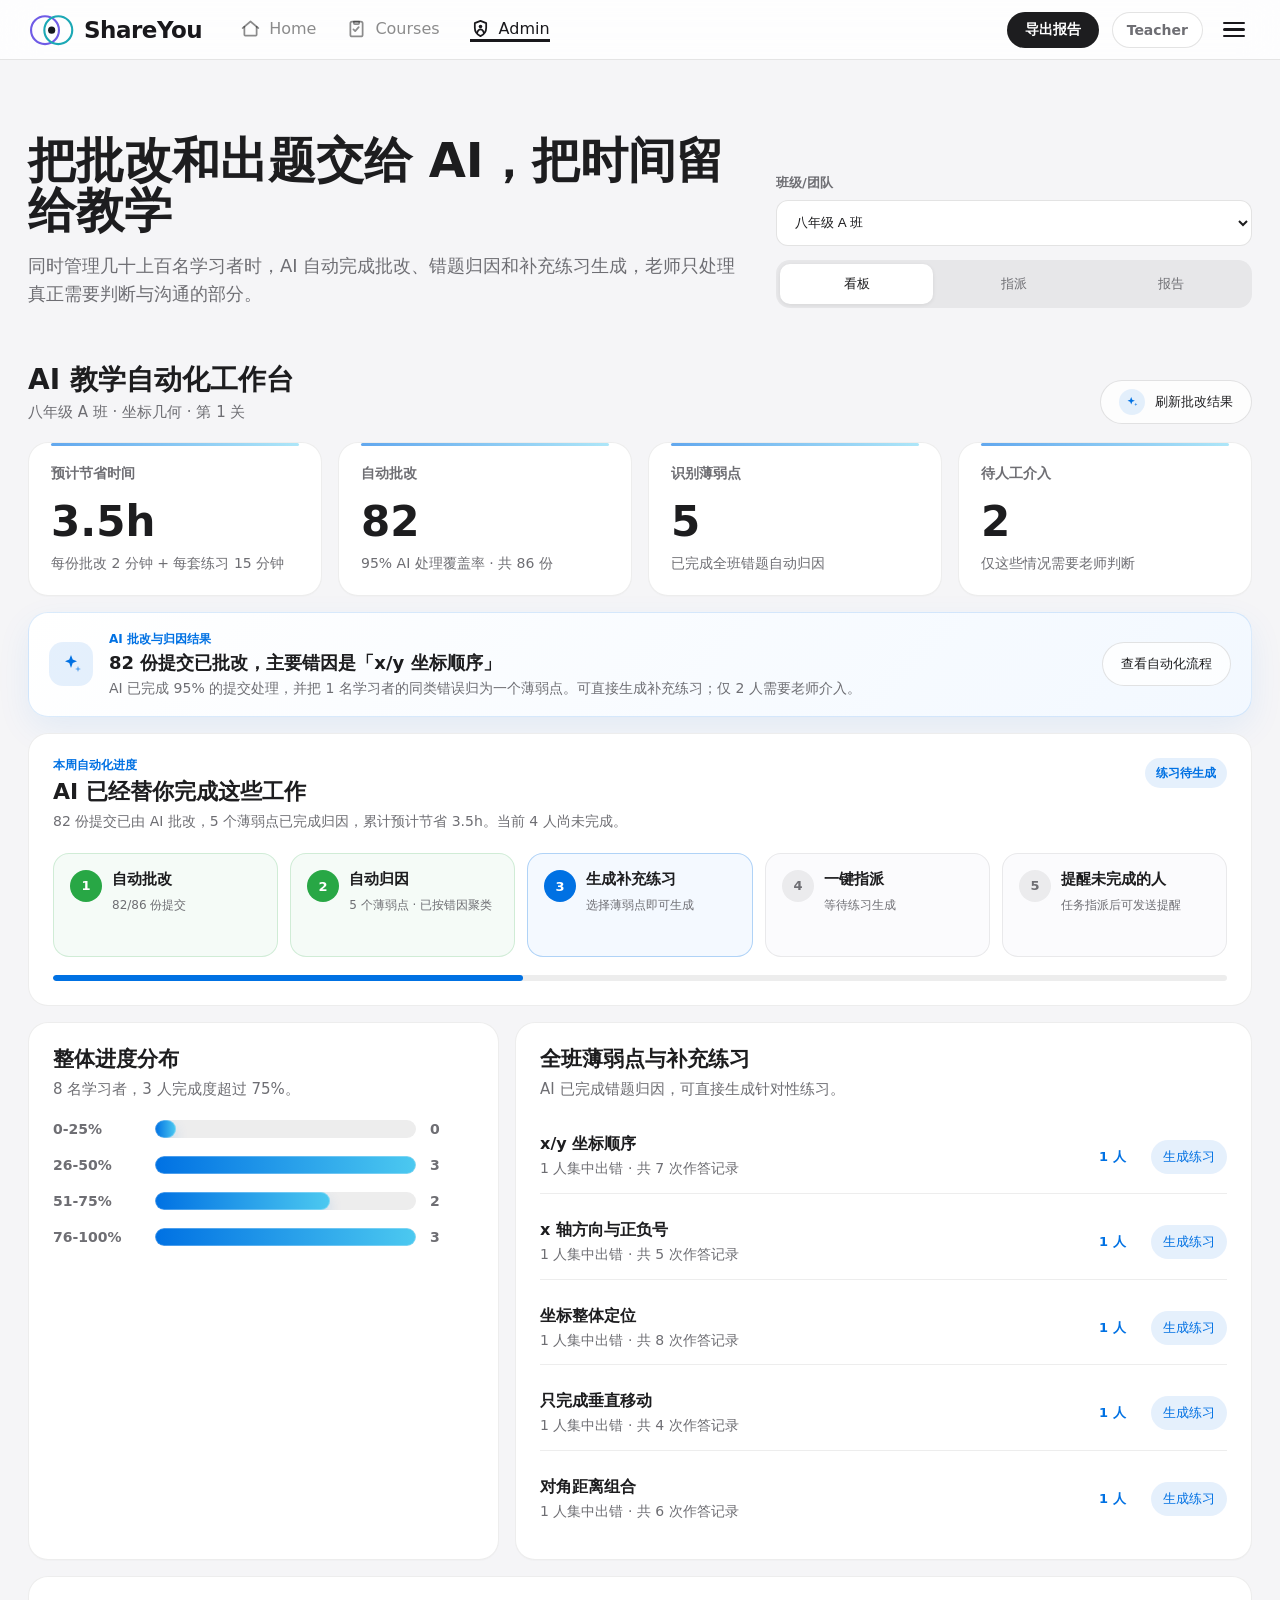
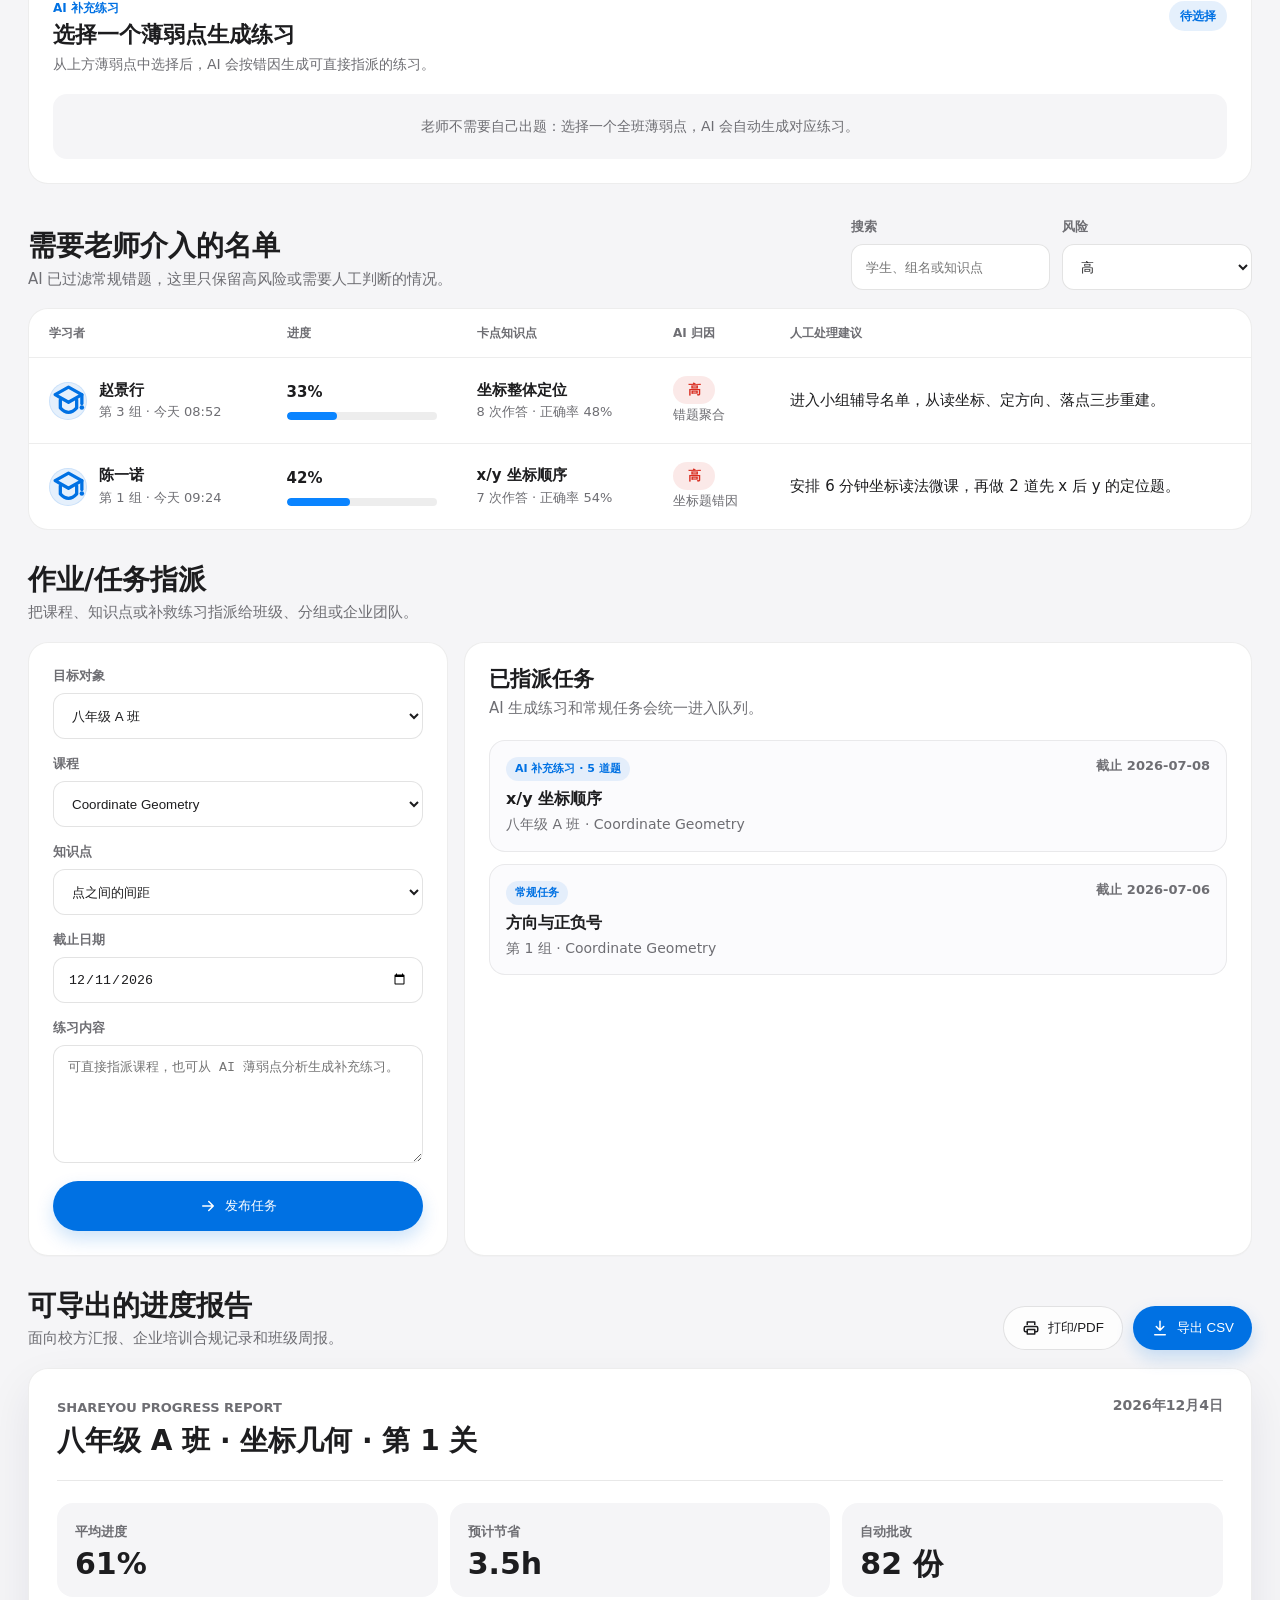
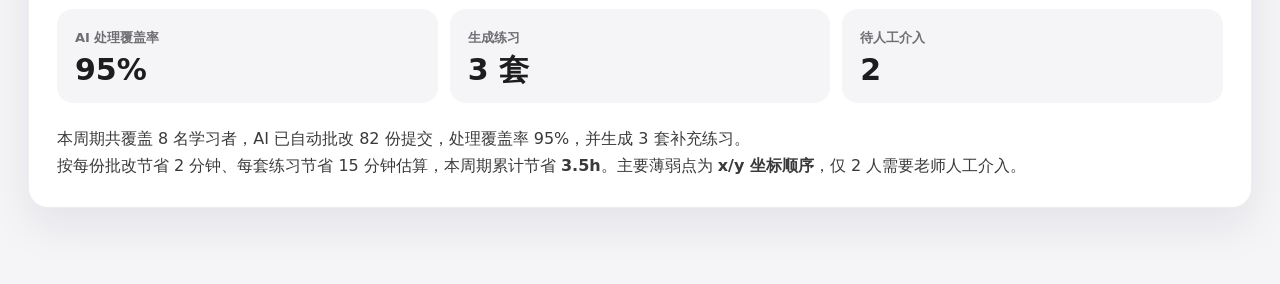
<file: teacher.html>
<!DOCTYPE html>
<html lang="zh-CN">
<head>
  <meta charset="UTF-8" />
  <meta name="viewport" content="width=device-width, initial-scale=1.0" />
  <title>Teacher Console | ShareYou</title>
  <meta name="description" content="ShareYou AI 教学工作台：自动批改、错题归因、补充练习生成与可导出的教学 ROI 报告。" />
  <link rel="icon" type="image/svg+xml" href="favicon.svg" />
  <link rel="stylesheet" href="styles.css?v=21" />
  <link rel="stylesheet" href="teacher.css?v=12" />
</head>
<body class="teacher-page" data-title-en="Teacher Console | ShareYou" data-title-zh="教师中控台 | ShareYou">
  <header class="nav">
    <div class="nav__inner">
      <div class="nav__left">
        <a href="home.html" class="logo" aria-label="ShareYou home">
          <svg class="logo__mark" viewBox="14 24 92 66" aria-hidden="true">
            <g transform="translate(20,30) scale(1.3) translate(-8,-9)">
              <circle cx="29" cy="30" r="21" fill="none" stroke="#6f5be6" stroke-width="3.2"/>
              <circle cx="49" cy="30" r="21" fill="none" stroke="#1ba8b5" stroke-width="3.2"/>
              <circle cx="39" cy="30" r="5.4" fill="#15181d"/>
            </g>
          </svg>
          <span class="logo__text">ShareYou</span>
        </a>
        <nav class="nav__links">
          <a href="home.html" class="nav__link">
            <svg class="ico" viewBox="0 0 24 24" fill="none" aria-hidden="true">
              <path d="M3 11.5 12 4l9 7.5" stroke="currentColor" stroke-width="2" stroke-linecap="round" stroke-linejoin="round"/>
              <path d="M5 10v9a1 1 0 0 0 1 1h12a1 1 0 0 0 1-1v-9" stroke="currentColor" stroke-width="2" stroke-linecap="round" stroke-linejoin="round"/>
            </svg>
            <span data-i18n="nav.home">Home</span>
          </a>
          <a href="index.html" class="nav__link">
            <svg class="ico" viewBox="0 0 24 24" fill="none" aria-hidden="true">
              <rect x="5" y="4" width="14" height="17" rx="2" stroke="currentColor" stroke-width="2"/>
              <path d="M9 4h6v2a1 1 0 0 1-1 1h-4a1 1 0 0 1-1-1V4Z" stroke="currentColor" stroke-width="2" stroke-linejoin="round"/>
              <path d="m8.5 13 2 2 4-4.5" stroke="currentColor" stroke-width="2" stroke-linecap="round" stroke-linejoin="round"/>
            </svg>
            <span data-i18n="nav.courses">Courses</span>
          </a>
          <a href="teacher.html" class="nav__link is-active">
            <svg class="ico" viewBox="0 0 24 24" fill="none" aria-hidden="true">
              <path d="M12 3.25 18.5 5.9v5.15c0 4.5-2.55 7.75-6.5 9.7-3.95-1.95-6.5-5.2-6.5-9.7V5.9L12 3.25Z" stroke="currentColor" stroke-width="2" stroke-linejoin="round"/>
              <circle cx="12" cy="9.7" r="2.05" fill="currentColor"/>
              <path d="M8.4 16.3c.7-2.25 1.9-3.35 3.6-3.35s2.9 1.1 3.6 3.35" stroke="currentColor" stroke-width="2" stroke-linecap="round"/>
            </svg>
            <span data-i18n="nav.admin">Admin</span>
          </a>
        </nav>
      </div>

      <div class="nav__right">
        <button class="teacher-nav-export" type="button" data-report-export>导出报告</button>
        <span class="teacher-role">Teacher</span>
        <div class="menu">
          <button class="hamburger" aria-label="Menu" aria-haspopup="true" aria-expanded="false">
            <span></span><span></span><span></span>
          </button>
          <div class="menu__dropdown" role="menu" hidden>
            <a href="#" class="menu__item" role="menuitem" data-i18n="menu.settings" data-soon="Settings are coming soon" data-soon-zh="设置功能敬请期待">Settings</a>
            <a href="#" class="menu__item" role="menuitem" data-i18n="menu.about" data-soon="About ShareYou — coming soon" data-soon-zh="关于 ShareYou — 敬请期待">About</a>
            <a href="#" class="menu__item" role="menuitem" data-i18n="menu.help" data-soon="Help center — coming soon" data-soon-zh="帮助中心 — 敬请期待">Help</a>
            <div class="menu__divider"></div>
            <a href="#" class="menu__item" role="menuitem" data-i18n="menu.logout" data-action="logout">Log out</a>
          </div>
        </div>
      </div>
    </div>
  </header>

  <main class="teacher" id="teacherApp">
    <section class="teacher-hero" aria-labelledby="teacherTitle">
      <div class="teacher-hero__copy">
        <h1 id="teacherTitle">把批改和出题交给 AI，把时间留给教学</h1>
        <p>同时管理几十上百名学习者时，AI 自动完成批改、错题归因和补充练习生成，老师只处理真正需要判断与沟通的部分。</p>
      </div>
      <div class="teacher-controls" aria-label="教师视图筛选">
        <label class="field">
          <span>班级/团队</span>
          <select id="cohortSelect" aria-label="选择班级或团队"></select>
        </label>
        <div class="teacher-segmented" aria-label="页面导航">
          <button type="button" class="is-active" data-scroll-target="overview">看板</button>
          <button type="button" data-scroll-target="assignments">指派</button>
          <button type="button" data-scroll-target="reports">报告</button>
        </div>
      </div>
    </section>

    <section class="teacher-section" id="overview" aria-labelledby="overviewTitle">
      <div class="teacher-section__head">
        <div>
          <h2 id="overviewTitle">AI 教学自动化工作台</h2>
          <p id="overviewSub">正在汇总本周自动批改与教学效率。</p>
        </div>
        <button class="soft-button generate-advice" type="button" id="refreshDiagnosis">
          <svg class="generate-advice__icon" viewBox="0 0 24 24" fill="none" aria-hidden="true">
            <path class="generate-advice__spark-main" d="M10.8 4.6l1.55 4.05 4.05 1.55-4.05 1.55-1.55 4.05-1.55-4.05L5.2 10.2l4.05-1.55 1.55-4.05Z" fill="currentColor"/>
            <path class="generate-advice__spark-small" d="M17.7 13.1l.7 1.8 1.8.7-1.8.7-.7 1.8-.7-1.8-1.8-.7 1.8-.7.7-1.8Z" fill="currentColor" opacity=".78"/>
          </svg>
          刷新批改结果
        </button>
      </div>

      <div class="metric-grid">
        <article class="metric-card">
          <span class="metric-card__label">预计节省时间</span>
          <strong id="metricTimeSaved">0h</strong>
          <span id="metricTimeSavedHint">按批改与出题耗时估算</span>
        </article>
        <article class="metric-card">
          <span class="metric-card__label">自动批改</span>
          <strong id="metricAutoGraded">0</strong>
          <span id="metricAutoGradedHint">正在读取提交记录</span>
        </article>
        <article class="metric-card">
          <span class="metric-card__label">识别薄弱点</span>
          <strong id="metricWeakPoints">0</strong>
          <span id="metricWeakPointsHint">已完成全班错题归因</span>
        </article>
        <article class="metric-card">
          <span class="metric-card__label">待人工介入</span>
          <strong id="metricManual">0</strong>
          <span id="metricManualHint">AI 无法代办的高风险项</span>
        </article>
      </div>

      <article class="insight-strip" id="insightStrip" aria-live="polite">
        <div class="insight-strip__icon" aria-hidden="true">
          <svg viewBox="0 0 24 24" fill="none">
            <path d="M12 3l1.7 4.6L18 9.3l-4.3 1.7L12 16l-1.7-5L6 9.3l4.3-1.7L12 3Z" fill="currentColor"/>
            <path d="M19 14l.8 2.2L22 17l-2.2.8L19 20l-.8-2.2L16 17l2.2-.8L19 14Z" fill="currentColor" opacity=".6"/>
          </svg>
        </div>
        <div class="insight-strip__copy">
          <span>AI 批改与归因结果</span>
          <strong id="insightTitle">正在整理自动批改结果</strong>
          <p id="insightBody">系统会把学生提交自动归类为班级薄弱点，并标出必须由老师介入的少数情况。</p>
        </div>
        <button class="soft-button" type="button" id="jumpInterventions">查看自动化流程</button>
      </article>

      <article class="automation-panel" id="automation" aria-labelledby="automationTitle">
        <div class="automation-panel__head">
          <div>
            <span class="section-kicker">本周自动化进度</span>
            <h3 id="automationTitle">AI 已经替你完成这些工作</h3>
            <p id="automationSummary">正在读取批改与归因状态。</p>
          </div>
          <span class="workflow-status" id="workflowStatus">处理中</span>
        </div>
        <div class="workflow-steps" id="workflowSteps" aria-label="AI 教学自动化流程"></div>
        <div class="workflow-progress" aria-hidden="true"><i id="workflowProgress"></i></div>
      </article>

      <div class="dashboard-grid">
        <article class="panel panel--wide">
          <div class="panel__head">
            <div>
              <h3>整体进度分布</h3>
              <p id="distributionSummary">按课程完成度区间统计。</p>
            </div>
          </div>
          <div class="distribution" id="progressDistribution" aria-label="整体进度分布"></div>
        </article>

        <article class="panel">
          <div class="panel__head">
            <div>
              <h3>全班薄弱点与补充练习</h3>
              <p>AI 已完成错题归因，可直接生成针对性练习。</p>
            </div>
          </div>
          <div class="bottleneck-list" id="bottleneckList"></div>
        </article>
      </div>

      <article class="practice-builder" id="practiceBuilder" data-state="idle" aria-labelledby="practiceBuilderTitle" aria-live="polite">
        <div class="practice-builder__head">
          <div>
            <span class="section-kicker">AI 补充练习</span>
            <h3 id="practiceBuilderTitle">选择一个薄弱点生成练习</h3>
            <p id="practiceBuilderDescription">从上方薄弱点中选择后，AI 会按错因生成可直接指派的练习。</p>
          </div>
          <span class="practice-state" id="practiceState">待选择</span>
        </div>
        <div id="practiceBuilderBody" class="practice-builder__body"></div>
      </article>
    </section>

    <section class="teacher-section" id="interventions" aria-labelledby="interventionTitle">
      <div class="teacher-section__head">
        <div>
          <h2 id="interventionTitle">需要老师介入的名单</h2>
          <p>AI 已过滤常规错题，这里只保留高风险或需要人工判断的情况。</p>
        </div>
        <div class="table-tools">
          <label class="field field--compact">
            <span>搜索</span>
            <input id="studentSearch" type="search" placeholder="学生、组名或知识点" />
          </label>
          <label class="field field--compact">
            <span>风险</span>
            <select id="riskFilter" aria-label="筛选风险等级">
              <option value="all">全部</option>
              <option value="high" selected>高</option>
              <option value="medium">中</option>
              <option value="low">低</option>
            </select>
          </label>
        </div>
      </div>

      <div class="table-wrap">
        <table class="intervention-table">
          <thead>
            <tr>
              <th>学习者</th>
              <th>进度</th>
              <th>卡点知识点</th>
              <th>AI 归因</th>
              <th>人工处理建议</th>
            </tr>
          </thead>
          <tbody id="interventionRows"></tbody>
        </table>
      </div>
    </section>

    <section class="teacher-section" id="assignments" aria-labelledby="assignmentTitle">
      <div class="teacher-section__head">
        <div>
          <h2 id="assignmentTitle">作业/任务指派</h2>
          <p>把课程、知识点或补救练习指派给班级、分组或企业团队。</p>
        </div>
      </div>

      <div class="assignment-grid">
        <form class="assignment-form" id="assignmentForm">
          <label class="field">
            <span>目标对象</span>
            <select id="assignmentTarget"></select>
          </label>
          <label class="field">
            <span>课程</span>
            <select id="assignmentCourse">
              <option value="Coordinate Geometry">Coordinate Geometry</option>
              <option value="Exploring Data Visually">Exploring Data Visually</option>
              <option value="Probability and Chance">Probability and Chance</option>
            </select>
          </label>
          <label class="field">
            <span>知识点</span>
            <select id="assignmentPoint">
              <option value="点之间的间距">点之间的间距</option>
              <option value="x/y 坐标顺序">x/y 坐标顺序</option>
              <option value="方向与正负号">方向与正负号</option>
              <option value="对角距离组合">对角距离组合</option>
            </select>
          </label>
          <label class="field">
            <span>截止日期</span>
            <input id="assignmentDue" type="date" />
          </label>
          <label class="field">
            <span>练习内容</span>
            <textarea id="assignmentContent" rows="5" placeholder="可直接指派课程，也可从 AI 薄弱点分析生成补充练习。"></textarea>
          </label>
          <button class="primary-button" type="submit">
            <svg viewBox="0 0 24 24" fill="none" aria-hidden="true">
              <path d="M5 12h14M13 6l6 6-6 6" stroke="currentColor" stroke-width="2" stroke-linecap="round" stroke-linejoin="round"/>
            </svg>
            发布任务
          </button>
        </form>

        <article class="panel assignment-panel">
          <div class="panel__head">
            <div>
              <h3>已指派任务</h3>
              <p>AI 生成练习和常规任务会统一进入队列。</p>
            </div>
          </div>
          <div class="assignment-feed" id="assignmentFeed"></div>
        </article>
      </div>
    </section>

    <section class="teacher-section" id="reports" aria-labelledby="reportTitle">
      <div class="teacher-section__head">
        <div>
          <h2 id="reportTitle">可导出的进度报告</h2>
          <p>面向校方汇报、企业培训合规记录和班级周报。</p>
        </div>
        <div class="report-actions">
          <button class="soft-button" type="button" data-report-print>
            <svg viewBox="0 0 24 24" fill="none" aria-hidden="true">
              <path d="M7 8V4h10v4M7 17H5a2 2 0 0 1-2-2v-3a2 2 0 0 1 2-2h14a2 2 0 0 1 2 2v3a2 2 0 0 1-2 2h-2M7 14h10v6H7z" stroke="currentColor" stroke-width="2" stroke-linejoin="round"/>
            </svg>
            打印/PDF
          </button>
          <button class="primary-button" type="button" data-report-export>
            <svg viewBox="0 0 24 24" fill="none" aria-hidden="true">
              <path d="M12 3v12m0 0 5-5m-5 5-5-5M5 21h14" stroke="currentColor" stroke-width="2" stroke-linecap="round" stroke-linejoin="round"/>
            </svg>
            导出 CSV
          </button>
        </div>
      </div>

      <article class="report-preview" id="reportPreview">
        <div class="report-preview__top">
          <div>
            <span>ShareYou Progress Report</span>
            <h3 id="reportCohort">班级报告</h3>
          </div>
          <time id="reportDate"></time>
        </div>
        <div class="report-preview__grid report-preview__grid--roi">
          <div>
            <span>平均进度</span>
            <strong id="reportProgress">0%</strong>
          </div>
          <div>
            <span>预计节省</span>
            <strong id="reportTimeSaved">0h</strong>
          </div>
          <div>
            <span>自动批改</span>
            <strong id="reportAutoGraded">0</strong>
          </div>
          <div>
            <span>AI 处理覆盖率</span>
            <strong id="reportCoverage">0%</strong>
          </div>
          <div>
            <span>生成练习</span>
            <strong id="reportPractices">0</strong>
          </div>
          <div>
            <span>待人工介入</span>
            <strong id="reportRisk">0</strong>
          </div>
        </div>
        <div class="report-preview__body" id="reportNarrative"></div>
      </article>
    </section>
  </main>

  <div class="teacher-toast" id="teacherToast" role="status" aria-live="polite"></div>

  <script src="app.js?v=21"></script>
  <script src="teacher.js?v=11"></script>
</body>
</html>
</file>
<file: styles.css>
/* ============================================================
   Brilliant — Coordinate Geometry  (course landing replica)
   Compact layout: fits in one viewport, no scrolling.
   ============================================================ */

:root {
  --ink:        #19181c;
  --ink-60:     rgba(0,0,0,.6);
  --brand-blue: #456dff;
  --brand-blue-soft: #6c63ff;
  --border:     rgba(0,0,0,.10);
  --pill-border:rgba(0,0,0,.12);
  --nav-h:      60px;
}

* { box-sizing: border-box; margin: 0; padding: 0; }
html { -webkit-text-size-adjust: 100%; }

body {
  background: #fff;
  color: var(--ink);
  font-family: "Poppins", "Segoe UI", system-ui, -apple-system, "Helvetica Neue", Arial, sans-serif;
  -webkit-font-smoothing: antialiased;
  text-rendering: optimizeLegibility;
  min-height: 100vh;
  display: flex;
  flex-direction: column;
}
a { text-decoration: none; color: inherit; }
:focus-visible { outline: 2px solid var(--brand-blue); outline-offset: 2px; border-radius: 4px; }
@keyframes pageIn { from { opacity: 0; } to { opacity: 1; } }
main { animation: pageIn .3s ease both; }
@media (prefers-reduced-motion: reduce) { main { animation: none; } }

/* ===================== Navigation ===================== */
.nav {
  position: sticky; top: 0; z-index: 50;
  height: var(--nav-h); background: #fff;
  border-bottom: 1px solid var(--border);
}
.nav__inner {
  height: 100%; max-width: 1320px; margin: 0 auto; padding: 0 28px;
  display: flex; align-items: center; justify-content: space-between;
}
.nav__left  { display: flex; align-items: center; gap: 38px; }
.nav__right { display: flex; align-items: center; gap: 13px; }

.logo {
  display: inline-flex; align-items: center; gap: 9px;
  font-family: "Poppins", "Segoe UI", system-ui, -apple-system, "Helvetica Neue", Arial, sans-serif;
}
.logo__mark { height: 34px; width: 47px; flex: none; }
.logo__text { font-size: 23px; font-weight: 800; letter-spacing: -.5px; color: var(--ink); }
.nav__links { display: flex; align-items: center; gap: 30px; height: 100%; }
.nav__link {
  display: flex; align-items: center; gap: 8px; height: 100%;
  font-size: 16px; font-weight: 500; color: rgba(0,0,0,.45);
  border-bottom: 3px solid transparent; transition: color .15s ease;
}
.nav__link .ico { width: 21px; height: 21px; }
.nav__link:hover { color: rgba(0,0,0,.7); }
.nav__link.is-active { color: var(--ink); border-bottom-color: var(--ink); }

.btn-premium {
  position: relative; display: inline-flex; align-items: center;
  padding: 8px 18px; border-radius: 999px;
  background:
    linear-gradient(#fff,#fff) padding-box,
    linear-gradient(95deg,#6c63ff,#b65cff 45%,#ff6ba6) border-box;
  border: 2px solid transparent; font-weight: 700; font-size: 14px;
  transition: transform .12s ease, box-shadow .12s ease;
}
.btn-premium span {
  background: linear-gradient(95deg,#6c63ff,#b65cff 45%,#ff6ba6);
  -webkit-background-clip: text; background-clip: text;
  -webkit-text-fill-color: transparent; color: transparent;
}
.btn-premium:hover { transform: translateY(-1px); box-shadow: 0 6px 16px rgba(150,90,255,.22); }

.stat-pill {
  display: inline-flex; align-items: center; gap: 7px;
  padding: 7px 15px; border: 1px solid var(--pill-border);
  border-radius: 999px; font-size: 16px; font-weight: 700; cursor: default;
}
.stat__ico { width: 19px; height: 19px; }

.menu { position: relative; display: flex; align-items: center; }
.hamburger {
  display: inline-flex; flex-direction: column; justify-content: center; gap: 4px;
  padding: 8px 7px; border: none; background: transparent; border-radius: 8px; cursor: pointer;
  transition: background .12s ease;
}
.hamburger span { display: block; height: 2.5px; width: 22px; border-radius: 2px; background: var(--ink); }
.hamburger:hover { background: rgba(0,0,0,.05); }
.hamburger.is-open { background: #e9e9e9; }

/* Dropdown menu */
.menu__dropdown {
  position: absolute; top: calc(100% + 16px); right: 0;
  min-width: 232px; background: #fff; border-radius: 14px;
  box-shadow: 0 14px 38px rgba(0,0,0,.16), 0 2px 8px rgba(0,0,0,.08);
  padding: 8px 0; z-index: 60;
}
.menu__dropdown[hidden] { display: none; }
.menu__dropdown::before {
  content: ""; position: absolute; top: -7px; right: 17px;
  width: 14px; height: 14px; background: #fff; transform: rotate(45deg);
  border-top-left-radius: 3px;
}
.menu__item {
  display: block; padding: 13px 24px;
  font-size: 17px; font-weight: 500; color: var(--ink);
  transition: background .12s ease;
}
.menu__item:hover { background: rgba(0,0,0,.05); }
.menu__divider { height: 1px; background: rgba(0,0,0,.10); margin: 8px 0; }

/* ===================== Course body ===================== */
.course {
  flex: 1 0 auto;
  width: 100%;
  display: flex;
  flex-direction: column;
  justify-content: flex-start;
  padding: 32px 28px 48px;
}
.course__grid {
  width: 100%;
  max-width: 1120px;
  margin: 0 auto;
  display: grid;
  grid-template-columns: minmax(300px, .78fr) minmax(0, 1.35fr);
  gap: 44px;
  align-items: start;
}

.course-overview-rail {
  position: relative;
  align-self: stretch;
  min-width: 0;
}

/* ----- Left course overview ----- */
.info-card {
  position: relative;
  width: 100%;
  background: #fff;
  border: 1px solid var(--border);
  border-radius: 16px;
  box-shadow: 0 12px 32px rgba(20,30,80,.06);
  padding: 28px;
}
.info-card.is-viewport-fixed {
  position: fixed;
  top: calc(50vh + 30px);
  transform: translateY(-50%);
  z-index: 10;
  max-height: calc(100vh - var(--nav-h) - 32px);
  overflow-y: auto;
  overscroll-behavior: contain;
}

.info-card__header {
  display: flex;
  align-items: center;
  gap: 18px;
}
.info-card__art {
  width: 88px;
  height: 88px;
  flex: none;
  object-fit: contain;
  display: block;
}
.info-card__heading { min-width: 0; }
.info-card__eyebrow,
.lesson-card__eyebrow {
  display: block;
  color: var(--brand-blue);
  font-size: 11px;
  font-weight: 700;
  line-height: 1.2;
  letter-spacing: 0;
}
.info-card__title {
  margin-top: 6px;
  font-size: 26px;
  font-weight: 700;
  letter-spacing: 0;
  line-height: 1.12;
}
.difficulty-tag {
  display: inline-flex;
  margin-top: 9px;
  padding: 5px 9px;
  border-radius: 7px;
  background: #eef2ff;
  color: #4058d8;
  font-size: 12px;
  font-weight: 700;
}
.info-card__subtitle {
  margin-top: 18px;
  max-width: 420px;
  font-size: 15px;
  line-height: 1.6;
  color: var(--ink-60);
}
.course-progress {
  margin-top: 24px;
  padding-top: 20px;
  border-top: 1px solid var(--border);
}
.course-progress__head,
.lesson-mastery__head {
  display: flex;
  align-items: center;
  justify-content: space-between;
  gap: 16px;
  color: var(--ink);
  font-size: 13px;
  font-weight: 600;
}
.course-progress__head strong {
  color: var(--brand-blue);
  font-size: 18px;
  font-weight: 700;
}
.course-progress__track,
.lesson-mastery__track {
  height: 8px;
  margin-top: 10px;
  overflow: hidden;
  border-radius: 999px;
  background: #e9ecf3;
}
.course-progress__track span,
.lesson-mastery__track span {
  display: block;
  width: 0;
  height: 100%;
  border-radius: inherit;
  background: var(--brand-blue);
  transition: width .7s cubic-bezier(.22,1,.36,1);
}
.course-progress p {
  margin-top: 8px;
  color: var(--ink-60);
  font-size: 12px;
}
.course-facts {
  display: grid;
  grid-template-columns: 1fr 1fr;
  margin-top: 20px;
  border-top: 1px solid var(--border);
  border-bottom: 1px solid var(--border);
}
.course-facts > div { padding: 16px 0; }
.course-facts > div + div {
  padding-left: 18px;
  border-left: 1px solid var(--border);
}
.course-facts dt {
  color: var(--ink-60);
  font-size: 11px;
  line-height: 1.35;
}
.course-facts dd {
  margin-top: 6px;
  color: var(--ink);
  font-size: 13px;
  font-weight: 700;
  line-height: 1.4;
}
.info-card__meta {
  display: flex;
  align-items: center;
  gap: 22px;
  margin-top: 16px;
  color: var(--ink-60);
  font-size: 12px;
}
.info-card__meta strong {
  color: var(--ink);
  font-size: 14px;
}
.weak-review {
  display: flex;
  align-items: center;
  justify-content: center;
  min-height: 44px;
  margin-top: 20px;
  border: 1px solid #cbd5ff;
  border-radius: 10px;
  background: #f5f7ff;
  color: #4058d8;
  font-size: 14px;
  font-weight: 700;
  transition: background .15s ease, border-color .15s ease, transform .12s ease;
}
.weak-review:hover {
  border-color: #9eaff8;
  background: #eef2ff;
  transform: translateY(-1px);
}
.weak-review:focus-visible {
  outline: 3px solid rgba(78,107,255,.28);
  outline-offset: 3px;
}

/* ----- Right learning path ----- */
.path {
  display: flex;
  flex-direction: column;
  align-items: stretch;
  min-width: 0;
}

.level-card {
  display: grid;
  grid-template-columns: minmax(0, 1fr) 170px;
  align-items: center;
  gap: 28px;
  padding: 17px 22px;
  background: #fff;
  border: 1px solid #cbd5ff;
  border-radius: 14px;
  box-shadow: 0 6px 20px rgba(45,67,150,.07);
}
.level-card__copy { min-width: 0; }
.level-card__label {
  display: block;
  color: #4058d8;
  font-size: 11px;
  font-weight: 700;
  letter-spacing: 0;
}
.level-card__title {
  margin-top: 4px;
  color: var(--ink);
  font-size: 20px;
  font-weight: 700;
  line-height: 1.25;
}
.level-card__progress {
  display: flex;
  flex-direction: column;
  gap: 8px;
}
.level-card__progress strong {
  color: #4058d8;
  font-size: 12px;
  font-weight: 700;
  text-align: right;
}
.level-card__track {
  height: 7px;
  overflow: hidden;
  border-radius: 999px;
  background: #e9ecf5;
}
.level-card__track span {
  display: block;
  width: var(--progress, 0%);
  height: 100%;
  border-radius: inherit;
  background: var(--brand-blue);
  transition: width .75s cubic-bezier(.22,1,.36,1);
}

/* ----- Integrated current lesson ----- */
.lesson-card {
  position: relative;
  align-self: center;
  display: grid;
  grid-template-columns: 176px minmax(0, 1fr);
  align-items: stretch;
  width: 100%;
  max-width: 640px;
  margin-top: 14px;
  padding: 22px 24px;
  overflow: hidden;
  background: #fff;
  border: 1px solid rgba(65,76,120,.10);
  border-radius: 16px;
  box-shadow: 0 12px 30px rgba(20,30,80,.09), 0 2px 6px rgba(20,30,80,.05);
  transition: opacity .42s ease, transform .42s cubic-bezier(.22,1,.36,1), box-shadow .15s ease, border-color .15s ease;
}
.lesson-card:hover {
  transform: translateY(-2px);
  border-color: rgba(78,107,255,.25);
  box-shadow: 0 16px 36px rgba(20,30,80,.13), 0 2px 6px rgba(20,30,80,.05);
}
.lesson-card:focus-visible {
  outline: 3px solid rgba(78,107,255,.28);
  outline-offset: 4px;
}
.lesson-card.is-done { border-color: rgba(24,177,92,.24); }
.lesson-card__visual {
  display: flex;
  flex-direction: column;
  align-items: center;
  justify-content: center;
  padding-right: 20px;
  border-right: 1px solid var(--border);
}
.checkpoint__node {
  position: relative;
  width: 176px;
  height: 116px;
  flex: none;
}
.platform {
  position: absolute;
  left: 0;
  bottom: 0;
  width: 176px;
  height: 110px;
}
.checkpoint__mascot {
  position: absolute;
  left: 46px;
  bottom: 43px;
  width: 84px;
  height: 84px;
  object-fit: contain;
  object-position: center;
  filter: drop-shadow(0 12px 10px rgba(23,73,138,.28));
  animation: bob 3s ease-in-out infinite;
}
@keyframes bob {
  0%,100% { transform: translateY(0); }
  50% { transform: translateY(-6px); }
}
.lesson-topic {
  display: flex;
  align-items: center;
  gap: 9px;
  width: 100%;
  margin-top: 5px;
  color: var(--ink);
}
.lesson-topic img {
  width: 38px;
  height: 38px;
  flex: none;
  object-fit: contain;
}
.lesson-topic span,
.lesson-topic small,
.lesson-topic strong {
  display: block;
  min-width: 0;
}
.lesson-topic small {
  color: var(--ink-60);
  font-size: 10px;
  line-height: 1.25;
}
.lesson-topic strong {
  margin-top: 3px;
  font-size: 12px;
  line-height: 1.3;
}
.lesson-card__content {
  display: flex;
  min-width: 0;
  flex-direction: column;
  justify-content: center;
  gap: 13px;
  padding-left: 22px;
}
.lesson-card__head {
  display: flex;
  align-items: flex-start;
  justify-content: space-between;
  gap: 20px;
}
.lesson-card__title {
  margin-top: 5px;
  color: var(--ink);
  font-size: 21px;
  font-weight: 700;
  line-height: 1.25;
  text-align: left;
}
.lesson-card__mastery {
  flex: none;
  color: var(--brand-blue);
  font-size: 22px;
  font-weight: 700;
  line-height: 1;
}
.lesson-card__meta {
  display: flex;
  align-items: center;
  color: var(--ink-60);
  font-size: 12px;
  font-weight: 600;
}
.lesson-card__meta span + span {
  margin-left: 12px;
  padding-left: 12px;
  border-left: 1px solid var(--border);
}
.lesson-mastery__head {
  color: var(--ink-60);
  font-size: 12px;
}
.lesson-mastery__head strong { color: var(--ink); }
.lesson-mastery__track { height: 7px; margin-top: 8px; }
.lesson-ai-reason {
  display: grid;
  grid-template-columns: max-content minmax(0, 1fr);
  gap: 10px;
  margin: 0;
  padding-left: 12px;
  border-left: 3px solid #5871f5;
  color: var(--ink-60);
  font-size: 12px;
  line-height: 1.5;
}
.lesson-ai-reason strong { color: #4058d8; }
.btn-start {
  display: inline-flex;
  align-items: center;
  justify-content: center;
  width: 100%;
  height: 44px;
  border-radius: 11px;
  background: var(--brand-blue);
  color: #fff;
  font-size: 15px;
  font-weight: 600;
  letter-spacing: 0;
  box-shadow: 0 4px 0 0 #294bc6;
  transition: transform .08s ease, box-shadow .08s ease, background .12s ease;
}
.btn-start:hover { background: #3a5ff0; }
.btn-start:active { transform: translateY(3px); box-shadow: 0 1px 0 0 #294bc6; }

/* ===================== Connected learning path ===================== */
.lmap-head {
  margin-top: 28px;
  color: var(--ink-60);
  font-size: 12px;
  font-weight: 700;
}
.level-map {
  position: relative;
  display: flex;
  flex-direction: column;
  gap: 18px;
  margin-top: 14px;
}
.level-map::before,
.level-map::after {
  content: '';
  position: absolute;
  left: 25px;
  top: -8px;
  bottom: 26px;
  width: 3px;
  border-radius: 2px;
  transform-origin: top;
  z-index: 0;
}
.level-map::before { background: #e2e6f0; }
.level-map::after {
  background: var(--brand-blue);
  transform: scaleY(0);
  transition: transform .9s cubic-bezier(.22,1,.36,1);
}
.level-map.is-visible::after { transform: scaleY(1); }
.lpath-node {
  position: relative;
  z-index: 1;
  display: flex;
  align-items: center;
  gap: 16px;
  width: 100%;
  padding: 0;
  border: 0;
  background: transparent;
  color: inherit;
  font: inherit;
  text-align: left;
  text-decoration: none;
}
button.lpath-node { cursor: pointer; }
.lpath-node__mark {
  position: relative;
  display: flex;
  align-items: center;
  justify-content: center;
  width: 52px;
  height: 52px;
  flex: none;
  border: 2px solid #fff;
  border-radius: 50%;
  background: #fff;
  box-shadow: 0 2px 7px rgba(20,30,80,.12);
}
.lpath-node__mark svg {
  display: block;
  width: 38px;
  height: 38px;
}
.lpath-node__mascot {
  display: block;
  width: 42px;
  height: 42px;
  overflow: hidden;
  border: 2px solid #fff;
  border-radius: 50%;
  background: #123a6d;
  box-shadow: 0 2px 7px rgba(31,89,158,.24);
}
.lpath-node__mascot img {
  display: block;
  width: 100%;
  height: 100%;
  object-fit: cover;
  object-position: 50% 29%;
  transform: scale(1.58);
  transform-origin: 50% 29%;
}
.lpath-node__card {
  display: flex;
  flex: 1;
  align-items: center;
  justify-content: space-between;
  gap: 18px;
  min-width: 0;
  padding: 14px 17px;
  border: 1px solid var(--border);
  border-radius: 12px;
  background: #fff;
  transition: transform .14s ease, box-shadow .18s ease, border-color .18s ease, background .18s ease;
}
.lpath-node__copy { min-width: 0; }
.lpath-node__title {
  display: block;
  color: var(--ink);
  font-size: 15px;
  font-weight: 700;
  line-height: 1.35;
}
.lpath-node__reason {
  display: block;
  margin-top: 3px;
  color: var(--ink-60);
  font-size: 11px;
  line-height: 1.4;
}
.lpath-node__status {
  flex: none;
  padding: 5px 8px;
  border-radius: 7px;
  background: #eef2ff;
  color: #4058d8;
  font-size: 11px;
  font-weight: 700;
  line-height: 1;
  white-space: nowrap;
}
.lpath-node:hover .lpath-node__card {
  transform: translateY(-1px);
  border-color: #cbd5ff;
  box-shadow: 0 8px 18px rgba(20,30,80,.07);
}
.lpath-node.is-current .lpath-node__mark {
  border-color: #7f96ff;
  box-shadow: 0 0 0 5px rgba(78,107,255,.14), 0 6px 14px rgba(78,107,255,.24);
}
.lpath-node.is-current .lpath-node__card {
  border-color: #aebcff;
  background: #fbfcff;
}
.lpath-node.is-done .lpath-node__mark { border-color: rgba(24,177,92,.48); }
.lpath-node.is-done .lpath-node__card { border-color: rgba(24,177,92,.22); }
.lpath-node.is-done .lpath-node__status {
  background: #eaf7ef;
  color: #148a49;
}
.lpath-node.is-locked .lpath-node__mark,
.lpath-node.is-soon .lpath-node__mark {
  border-color: #e0e3ea;
  background: #f4f5f8;
  box-shadow: none;
}
.lpath-node.is-locked .lpath-node__card,
.lpath-node.is-soon .lpath-node__card {
  background: #fafbfc;
  border-color: #e2e4e9;
}
.lpath-node.is-locked .lpath-node__status,
.lpath-node.is-soon .lpath-node__status {
  background: #eef0f4;
  color: #686d79;
}
.lpath-node.is-locked:hover .lpath-node__card,
.lpath-node.is-soon:hover .lpath-node__card {
  transform: none;
  border-color: #cfd4df;
  box-shadow: none;
}
@keyframes currentStatusPulse {
  0%,100% { box-shadow: 0 0 0 5px rgba(78,107,255,.12), 0 6px 14px rgba(78,107,255,.20); }
  50% { box-shadow: 0 0 0 8px rgba(78,107,255,.05), 0 8px 18px rgba(78,107,255,.28); }
}
@keyframes lockedFeedback {
  0%,100% { border-color: #e2e4e9; background: #fafbfc; }
  50% { border-color: #9eaff8; background: #f3f6ff; }
}
.lpath-node.is-current.is-visible .lpath-node__mark {
  animation: currentStatusPulse 2.8s ease-in-out infinite;
}
.lpath-node.is-feedback .lpath-node__card {
  animation: lockedFeedback .6s ease;
}

/* Motion starts only when each element enters the viewport. */
.progress-animate > span { width: var(--progress, 0%); }
html.has-course-motion .progress-animate > span { width: 0; }
html.has-course-motion .progress-animate.is-visible > span { width: var(--progress, 0%); }
html.has-course-motion .motion-reveal {
  opacity: 0;
  transform: translateY(12px);
  transition-property: opacity, transform, box-shadow, border-color, background-color;
  transition-duration: .42s, .42s, .15s, .15s, .18s;
  transition-timing-function: ease, cubic-bezier(.22,1,.36,1), ease, ease, ease;
  transition-delay: var(--reveal-delay, 0ms);
}
html.has-course-motion .motion-reveal.is-visible {
  opacity: 1;
  transform: none;
}

/* ===================== Responsive ===================== */
@media (max-width: 900px) {
  .course__grid {
    max-width: 720px;
    grid-template-columns: 1fr;
    gap: 30px;
  }
  .course-overview-rail {
    position: static;
    height: auto;
    display: block;
  }
  .info-card,
  .info-card.is-viewport-fixed {
    position: static;
    width: 100% !important;
    max-height: none;
    transform: none;
    overflow: visible;
  }
}
@media (max-width: 720px) {
  .nav__links, .btn-premium { display: none; }
  .nav__left { gap: 0; }
  .course { padding: 22px 16px 40px; }
  .info-card { padding: 22px; }
  .info-card__header { gap: 14px; }
  .info-card__art { width: 72px; height: 72px; }
  .info-card__title { font-size: 22px; }
  .course-facts { grid-template-columns: 1fr; }
  .course-facts > div + div {
    padding-left: 0;
    border-top: 1px solid var(--border);
    border-left: 0;
  }
  .lesson-card {
    grid-template-columns: 158px minmax(0, 1fr);
    padding: 20px;
  }
  .lesson-card__visual { padding-right: 16px; }
  .lesson-card__content { padding-left: 18px; }
}
@media (max-width: 600px) {
  .lesson-card { grid-template-columns: 1fr; }
  .lesson-card__visual {
    flex-direction: row;
    justify-content: space-between;
    padding: 0 0 14px;
    border-right: 0;
    border-bottom: 1px solid var(--border);
  }
  .lesson-card__content { padding: 16px 0 0; }
  .checkpoint__node { width: 150px; height: 100px; }
  .platform { width: 150px; height: 94px; }
  .checkpoint__mascot {
    left: 39px;
    bottom: 37px;
    width: 72px;
    height: 72px;
  }
  .lesson-topic { width: 126px; margin-top: 0; }
}
@media (max-width: 430px) {
  .info-card__header { align-items: flex-start; }
  .level-card {
    grid-template-columns: 1fr;
    gap: 12px;
  }
  .level-card__progress strong { text-align: left; }
  .lesson-card__head { gap: 12px; }
  .lesson-card__title { font-size: 19px; }
  .lesson-card__mastery { font-size: 19px; }
  .lesson-ai-reason {
    grid-template-columns: 1fr;
    gap: 3px;
  }
}
@media (prefers-reduced-motion: reduce) {
  .checkpoint__mascot,
  .lpath-node.is-current.is-visible .lpath-node__mark,
  .lpath-node.is-feedback .lpath-node__card { animation: none; }
  .course-progress__track span,
  .lesson-mastery__track span,
  .level-card__track span,
  .lesson-card,
  .weak-review,
  .level-card,
  .motion-reveal,
  .level-map::after { transition: none; }
  html.has-course-motion .motion-reveal {
    opacity: 1;
    transform: none;
  }
  html.has-course-motion .progress-animate > span { width: var(--progress, 0%); }
}

@media (max-width: 560px) {
  .nav__inner { padding: 0 18px 0 12px; }
  .nav__right { gap: 7px; }
  .nav__right .stat-pill:first-of-type { display: none; }
  .stat-pill {
    gap: 5px;
    padding: 6px 9px;
    font-size: 14px;
  }
  .stat__ico { width: 17px; height: 17px; }
  .nav .sy-lang__seg {
    min-width: 24px;
    padding: 6px 7px;
  }
  .logo__text { font-size: 21px; }
}
</file>
<file: membership.css>
/* Shared ShareYou membership dialog */
/* ---------- Membership modal ---------- */
body.membership-open { overflow: hidden; }

.membership-modal {
  position: fixed;
  inset: 0;
  z-index: 3000;
  display: grid;
  place-items: center;
  padding: 24px;
  opacity: 0;
  transition: opacity .22s ease;
}
.membership-modal[hidden] { display: none; }
.membership-modal.is-open { opacity: 1; }

.membership-modal__backdrop {
  position: absolute;
  inset: 0;
  background: rgba(20, 24, 39, .46);
  backdrop-filter: blur(8px);
}

.membership-dialog {
  position: relative;
  z-index: 1;
  width: min(1120px, calc(100vw - 56px));
  max-height: calc(100vh - 48px);
  overflow: hidden;
  background: #fff;
  border: 1px solid rgba(20, 24, 39, .10);
  border-radius: 22px;
  box-shadow: 0 28px 80px rgba(20, 24, 39, .24);
  transform: translateY(18px) scale(.985);
  transition: transform .28s cubic-bezier(.2, .72, .25, 1);
}
.membership-modal.is-open .membership-dialog { transform: translateY(0) scale(1); }
.membership-dialog:focus { outline: none; }

.membership-dialog__close {
  position: absolute;
  top: 16px;
  right: 16px;
  z-index: 3;
  display: grid;
  place-items: center;
  width: 38px;
  height: 38px;
  padding: 0;
  border: 0;
  border-radius: 50%;
  background: #f1f3f7;
  color: #747884;
  font: 400 24px/1 Arial, "Segoe UI", system-ui, sans-serif;
  cursor: pointer;
  transition: color .15s ease, background .15s ease, transform .15s ease;
}
.membership-dialog__close span { display: block; line-height: 1; transform: translateY(-1px); }
.membership-dialog__close:hover { color: var(--ink); background: #e8ebf2; transform: rotate(4deg); }
.membership-dialog__close:focus-visible,
.membership-upgrade:focus-visible,
.membership-later:focus-visible {
  outline: 3px solid rgba(69, 109, 255, .26);
  outline-offset: 3px;
}

.membership-dialog__body {
  display: grid;
  grid-template-columns: minmax(0, 1.08fr) minmax(380px, .92fr);
  min-height: 610px;
}

.membership-offer { padding: 28px 34px 22px; }
.membership-offer__intro {
  display: grid;
  grid-template-columns: 94px minmax(0, 1fr);
  align-items: center;
  gap: 16px;
  padding-right: 18px;
}
.membership-offer__mascot {
  display: block;
  width: 94px;
  height: 94px;
  object-fit: contain;
  filter: drop-shadow(0 10px 14px rgba(35, 83, 163, .15));
}
.membership-kicker {
  margin: 0 0 7px;
  color: var(--brand-blue);
  font-size: 12px;
  font-weight: 800;
  letter-spacing: .8px;
  text-transform: uppercase;
}
.membership-offer h2 {
  margin: 0;
  max-width: 440px;
  font-size: 28px;
  line-height: 1.16;
  letter-spacing: 0;
}
.membership-offer__sub {
  margin: 10px 0 0;
  max-width: 470px;
  color: var(--ink-60);
  font-size: 14px;
  line-height: 1.65;
}

.membership-progress {
  margin-top: 16px;
  padding: 14px 18px 13px;
  background: #f3f7ff;
  border: 1px solid rgba(69, 109, 255, .18);
  border-radius: 14px;
}
.membership-progress__head {
  display: flex;
  align-items: baseline;
  justify-content: space-between;
  gap: 16px;
  font-size: 14px;
  font-weight: 700;
}
.membership-progress__head strong { color: var(--brand-blue); font-size: 27px; }
.membership-progress__bar {
  height: 8px;
  margin-top: 10px;
  overflow: hidden;
  border-radius: 999px;
  background: #dfe5f2;
}
.membership-progress__bar span {
  display: block;
  width: 0;
  height: 100%;
  border-radius: inherit;
  background: var(--brand-blue);
  transition: width .9s cubic-bezier(.2, .72, .25, 1) .12s;
}
.membership-modal.is-open .membership-progress__bar span { width: 46%; }
.membership-progress p { margin: 10px 0 0; color: var(--ink-60); font-size: 13px; }

.membership-benefits {
  margin: 12px 0 0;
  padding: 0 0 0 20px;
  color: var(--ink);
}
.membership-benefits li {
  padding: 7px 0 7px 4px;
  border-bottom: 1px solid rgba(20, 24, 39, .075);
  font-size: 14px;
  font-weight: 650;
  line-height: 1.45;
}
.membership-benefits li::marker { color: var(--brand-blue); }

.membership-plan {
  display: flex;
  align-items: center;
  justify-content: space-between;
  gap: 18px;
  margin-top: 12px;
  padding: 11px 14px;
  background: #f6f7f9;
  border-radius: 10px;
}
.membership-plan strong { font-size: 15px; }
.membership-plan span { color: var(--ink-60); font-size: 13px; }

.membership-upgrade {
  width: 100%;
  min-height: 48px;
  margin-top: 10px;
  border: 0;
  border-radius: 12px;
  background: linear-gradient(95deg, #315ee8 0%, #5267f2 58%, #8659ed 100%);
  color: #fff;
  font-size: 16px;
  font-weight: 800;
  cursor: pointer;
  box-shadow: 0 8px 16px rgba(69, 84, 220, .20);
  transition: transform .15s ease, box-shadow .15s ease;
}
.membership-upgrade:hover { transform: translateY(-1px); box-shadow: 0 11px 22px rgba(69, 84, 220, .27); }
.membership-upgrade:active { transform: translateY(0); }

.membership-later {
  display: block;
  margin: 8px auto 0;
  padding: 5px 8px;
  border: 0;
  background: transparent;
  color: var(--brand-blue);
  font-size: 14px;
  font-weight: 700;
  cursor: pointer;
}

.membership-comparison {
  padding: 36px 30px 24px;
  background: #fafbfc;
  border-left: 1px solid rgba(20, 24, 39, .09);
}
.membership-comparison__head { padding-right: 30px; }
.membership-comparison__head h3 { margin: 0; font-size: 25px; line-height: 1.2; }
.membership-comparison__head > p:last-child {
  margin: 9px 0 0;
  color: var(--ink-60);
  font-size: 14px;
}

.membership-table {
  margin-top: 18px;
  overflow: hidden;
  border: 1px solid rgba(20, 24, 39, .10);
  border-radius: 12px;
  background: #fff;
}
.membership-table__row {
  display: grid;
  grid-template-columns: minmax(130px, 1.55fr) minmax(70px, .8fr) minmax(82px, .9fr);
  min-height: 52px;
  border-bottom: 1px solid rgba(20, 24, 39, .08);
}
.membership-table__row:last-child { border-bottom: 0; }
.membership-table__row > * {
  display: flex;
  align-items: center;
  padding: 10px 12px;
  border-right: 1px solid rgba(20, 24, 39, .07);
  font-size: 13px;
  line-height: 1.3;
}
.membership-table__row > *:last-child {
  border-right: 0;
  color: var(--brand-blue);
}
.membership-table__header {
  min-height: 44px;
  background: #f2f5fb;
  font-weight: 800;
}
.membership-table__header > * { font-size: 12px; }
.membership-table__row strong { font-weight: 800; }

.membership-comparison__note {
  margin: 14px 0 0;
  color: var(--ink-60);
  font-size: 12px;
  text-align: center;
}


/* ---------- Membership conversion polish ---------- */
.membership-plan {
  border: 1px solid rgba(69, 109, 255, .15);
  background: #f7f9ff;
}
.membership-plan__price { display: flex; align-items: baseline; gap: 9px; min-width: 0; }
.membership-plan__price strong { color: var(--ink); font-size: 20px; line-height: 1; white-space: nowrap; }
.membership-plan__price small { color: var(--brand-blue); font-size: 11px; font-weight: 700; white-space: nowrap; }
.membership-plan > span { flex: none; }

.membership-upgrade { position: relative; overflow: hidden; }
.membership-upgrade::after {
  content: "";
  position: absolute;
  top: -50%;
  left: -38%;
  width: 28%;
  height: 200%;
  background: linear-gradient(90deg, transparent, rgba(255, 255, 255, .34), transparent);
  transform: skewX(-18deg);
  pointer-events: none;
}
.membership-modal.is-open .membership-upgrade::after {
  animation: membershipCtaShine 1.15s ease .7s 1 both;
}

.membership-comparison {
  display: flex;
  flex-direction: column;
  justify-content: center;
  background: #f6f8fc;
}
.membership-table {
  border-color: rgba(69, 109, 255, .14);
  box-shadow: 0 10px 24px rgba(40, 62, 130, .055);
}
.membership-table__row {
  transition: background .18s ease;
}
.membership-table__row > *:nth-child(2) { color: #747884; }
.membership-table__row > *:last-child {
  background: rgba(69, 109, 255, .052);
  font-weight: 800;
}
.membership-table__row:not(.membership-table__header):hover { background: #fbfcff; }
.membership-table__row:not(.membership-table__header):hover > *:last-child { background: rgba(69, 109, 255, .095); }
.membership-table__header { background: #eef2fb; }
.membership-table__premium-head {
  flex-direction: column;
  align-items: flex-start;
  justify-content: center;
  gap: 3px;
}
.membership-table__premium-head small {
  display: inline-flex;
  align-items: center;
  min-height: 17px;
  padding: 2px 7px;
  border-radius: 999px;
  background: var(--brand-blue);
  color: #fff;
  font-size: 9px;
  font-style: normal;
  font-weight: 800;
  line-height: 1;
}
.membership-comparison__note { color: #626875; font-weight: 600; }

@keyframes membershipContentReveal {
  from { opacity: 0; transform: translateY(8px); }
  to { opacity: 1; transform: translateY(0); }
}
@keyframes membershipMascotArrive {
  from { opacity: 0; transform: translateY(8px) scale(.94); }
  to { opacity: 1; transform: translateY(0) scale(1); }
}
@keyframes membershipMascotFloat {
  0%, 78%, 100% { transform: translateY(0); }
  88% { transform: translateY(-4px); }
}
@keyframes membershipCtaShine {
  0% { left: -38%; opacity: 0; }
  18% { opacity: 1; }
  100% { left: 112%; opacity: 0; }
}

.membership-modal.is-open .membership-offer__mascot {
  animation: membershipMascotArrive .48s cubic-bezier(.2, .75, .25, 1) both,
             membershipMascotFloat 4.2s ease-in-out .8s infinite;
}
.membership-modal.is-open .membership-offer__intro > div {
  animation: membershipContentReveal .42s ease .05s both;
}
.membership-modal.is-open .membership-progress {
  animation: membershipContentReveal .42s ease .12s both;
}
.membership-modal.is-open .membership-benefits li {
  animation: membershipContentReveal .36s ease both;
}
.membership-modal.is-open .membership-benefits li:nth-child(1) { animation-delay: .18s; }
.membership-modal.is-open .membership-benefits li:nth-child(2) { animation-delay: .23s; }
.membership-modal.is-open .membership-benefits li:nth-child(3) { animation-delay: .28s; }
.membership-modal.is-open .membership-benefits li:nth-child(4) { animation-delay: .33s; }
.membership-modal.is-open .membership-plan { animation: membershipContentReveal .4s ease .36s both; }
.membership-modal.is-open .membership-upgrade { animation: membershipContentReveal .4s ease .41s both; }
.membership-modal.is-open .membership-later { animation: membershipContentReveal .36s ease .46s both; }
.membership-modal.is-open .membership-comparison__head { animation: membershipContentReveal .42s ease .09s both; }
.membership-modal.is-open .membership-table__row { animation: membershipContentReveal .34s ease both; }
.membership-modal.is-open .membership-table__row:nth-child(1) { animation-delay: .16s; }
.membership-modal.is-open .membership-table__row:nth-child(2) { animation-delay: .20s; }
.membership-modal.is-open .membership-table__row:nth-child(3) { animation-delay: .24s; }
.membership-modal.is-open .membership-table__row:nth-child(4) { animation-delay: .28s; }
.membership-modal.is-open .membership-table__row:nth-child(5) { animation-delay: .32s; }
.membership-modal.is-open .membership-table__row:nth-child(6) { animation-delay: .36s; }
.membership-modal.is-open .membership-comparison__note { animation: membershipContentReveal .38s ease .4s both; }

@media (max-width: 860px) {
  .membership-dialog { width: min(650px, calc(100vw - 32px)); overflow: auto; }
  .membership-dialog__body { grid-template-columns: 1fr; min-height: 0; }
  .membership-comparison { border-top: 1px solid rgba(20, 24, 39, .09); border-left: 0; }
}

@media (min-width: 861px) and (max-height: 700px) {
  .membership-modal { padding: 16px; }
  .membership-dialog {
    width: min(1080px, calc(100vw - 40px));
    max-height: calc(100dvh - 32px);
  }
  .membership-dialog__body { min-height: 0; }
  .membership-dialog__close { top: 12px; right: 12px; width: 34px; height: 34px; font-size: 22px; }
  .membership-offer { padding: 24px 30px 20px; }
  .membership-offer__intro { grid-template-columns: 82px minmax(0, 1fr); gap: 16px; }
  .membership-offer__mascot { width: 82px; height: 82px; }
  .membership-kicker { margin-bottom: 4px; font-size: 11px; }
  .membership-offer h2 { font-size: 25px; }
  .membership-offer__sub { margin-top: 5px; font-size: 13px; line-height: 1.45; }
  .membership-progress { margin-top: 14px; padding: 12px 14px; }
  .membership-progress__head { font-size: 13px; }
  .membership-progress__head strong { font-size: 23px; }
  .membership-progress__bar { margin-top: 6px; height: 7px; }
  .membership-progress p { margin-top: 6px; font-size: 12px; }
  .membership-benefits { margin-top: 9px; }
  .membership-benefits li { padding-top: 6px; padding-bottom: 6px; font-size: 13px; }
  .membership-plan { margin-top: 9px; padding: 10px 12px; }
  .membership-plan strong { font-size: 14px; }
  .membership-plan__price strong { font-size: 17px; }
  .membership-plan__price small { font-size: 10px; }
  .membership-upgrade { min-height: 46px; margin-top: 8px; }
  .membership-later { margin-top: 5px; font-size: 13px; }
  .membership-comparison { padding: 31px 28px 22px; }
  .membership-comparison__head h3 { font-size: 23px; }
  .membership-comparison__head > p:last-child { margin-top: 5px; font-size: 13px; }
  .membership-table { margin-top: 12px; }
  .membership-table__row { min-height: 47px; }
  .membership-table__header { min-height: 42px; }
  .membership-table__row > * { padding-top: 7px; padding-bottom: 7px; font-size: 12px; }
  .membership-comparison__note { margin-top: 9px; }
}

@media (max-width: 560px) {
  .membership-modal { padding: 8px; }
  .membership-dialog {
    width: calc(100vw - 16px);
    max-height: calc(100dvh - 16px);
    border-radius: 16px;
  }
  .membership-dialog__close { top: 10px; right: 10px; width: 36px; height: 36px; }
  .membership-offer { padding: 28px 20px 24px; }
  .membership-offer__intro { grid-template-columns: 76px minmax(0, 1fr); gap: 12px; padding-right: 24px; }
  .membership-offer__mascot { width: 76px; height: 76px; }
  .membership-offer h2 { font-size: 23px; }
  .membership-offer__sub { font-size: 13px; }
  .membership-progress { margin-top: 20px; padding: 16px; }
  .membership-benefits li { font-size: 13px; }
  .membership-comparison { padding: 30px 20px 24px; }
  .membership-comparison__head { padding-right: 24px; }
  .membership-table__row { grid-template-columns: minmax(112px, 1.45fr) minmax(62px, .8fr) minmax(72px, .9fr); }
  .membership-table__row > * { padding: 9px 8px; font-size: 12px; }
}

@media (prefers-reduced-motion: reduce) {
  .membership-modal,
  .membership-dialog,
  .membership-progress__bar span,
  .membership-dialog__close,
  .membership-upgrade { transition: none; }
  .membership-offer__mascot,
  .membership-offer__intro > div,
  .membership-progress,
  .membership-benefits li,
  .membership-plan,
  .membership-upgrade,
  .membership-later,
  .membership-comparison__head,
  .membership-table__row,
  .membership-comparison__note,
  .membership-upgrade::after { animation: none !important; opacity: 1 !important; transform: none !important; }
}
</file>
<file: home.css>
/* ============================================================
   Brilliant — Home (logged-in dashboard) replica
   Loaded after styles.css (reuses nav / logo / pills / menu).
   ============================================================ */

/* override course-page vertical centering for a scrolling dashboard */
body { display: block; }

/* ---------- Layout ---------- */
.home { max-width: 1180px; margin: 0 auto; padding: 26px 28px 60px; }
.home__grid {
  display: grid;
  grid-template-columns: minmax(320px, 0.92fr) minmax(0, 1.5fr);
  gap: 28px;
  align-items: start;
}
.home__left  { display: flex; flex-direction: column; gap: 16px; }

/* eyebrow heading that gives the deck a clear purpose */
.home__right-head {
  display: flex; align-items: center; justify-content: space-between; gap: 14px;
  margin-bottom: 14px;
}
.home__eyebrow {
  flex: none; font-size: 13px; font-weight: 700; letter-spacing: .8px;
  text-transform: uppercase; color: var(--ink-60);
  margin-left: 14px;
}
.ai-advice {
  width: min(100%, 510px); min-width: 0;
  display: grid; grid-template-columns: 34px 8px minmax(0, 1fr) auto;
  align-items: center; gap: 8px; padding: 7px 10px;
  background: rgba(69,109,255,.065); border: 1px solid rgba(69,109,255,.16);
  border-radius: 12px;
}
.ai-advice__mascot {
  width: 34px; height: 34px; object-fit: contain;
  filter: drop-shadow(0 4px 5px rgba(25,77,145,.18));
  animation: aiMascotFloat 4.2s ease-in-out infinite;
  animation-play-state: paused;
}
.home__right-head.is-in-view .ai-advice__mascot { animation-play-state: running; }
.ai-advice__status {
  width: 8px; height: 8px; border-radius: 50%; background: var(--brand-blue);
  box-shadow: 0 0 0 0 rgba(69,109,255,.34); animation: aiPulse 2.4s ease-out infinite;
}
.ai-advice p { min-width: 0; font-size: 12px; line-height: 1.35; color: var(--ink-60); }
.ai-advice p strong { display: block; color: var(--ink); font-size: 11px; font-weight: 700; }
.ai-advice p span { display: block; overflow: hidden; text-overflow: ellipsis; white-space: nowrap; }
.ai-advice__action {
  display: inline-flex; align-items: center; gap: 4px; white-space: nowrap;
  color: var(--brand-blue); font-size: 12px; font-weight: 700;
}
.ai-advice__action:hover { text-decoration: underline; text-underline-offset: 3px; }
@keyframes aiPulse { 70%,100% { box-shadow: 0 0 0 7px rgba(69,109,255,0); } }
@keyframes aiMascotFloat { 0%, 82%, 100% { transform: translateY(0); } 90% { transform: translateY(-3px); } }
/* ---------- Search ---------- */
.search {
  display: flex; align-items: center; gap: 10px;
  height: 54px; padding: 0 8px 0 18px;
  background: #fff; border: 1px solid rgba(0,0,0,.14); border-radius: 999px;
}
.search__ico { width: 20px; height: 20px; color: rgba(0,0,0,.4); flex: none; }
.search input {
  flex: 1; border: none; outline: none; background: none;
  font: inherit; font-size: 16px; color: var(--ink);
}
.search input::placeholder { color: rgba(0,0,0,.4); }
.search__ask {
  border: none; cursor: pointer;
  padding: 9px 20px; border-radius: 999px;
  background: #ededed; color: rgba(0,0,0,.45);
  font-size: 15px; font-weight: 600;
}

/* ---------- Card base ---------- */
.card {
  background: #fff; border: 1px solid rgba(0,0,0,.10);
  border-radius: 18px; padding: 22px;
}

/* ---------- Streak card ---------- */
.streak__top { display: flex; align-items: flex-start; justify-content: space-between; }
.streak__count { display: flex; align-items: center; gap: 4px; font-size: 46px; font-weight: 800; letter-spacing: -1px; }
.streak__count svg { width: 34px; height: 34px; }
.streak__freezes { display: flex; gap: 8px; }
.streak__freeze { width: 26px; height: 30px; border: 2px solid rgba(0,0,0,.12); border-radius: 6px; }
.streak__days { margin-top: 18px; display: grid; grid-template-columns: repeat(5, 1fr); gap: 8px; }
.day { display: flex; flex-direction: column; align-items: center; gap: 8px; }
.day__dot {
  width: 50px; height: 50px; border-radius: 50%;
  display: flex; align-items: center; justify-content: center;
  border: 1.5px solid rgba(0,0,0,.10);
}
.day__dot svg { width: 24px; height: 24px; }
.day.is-done .day__dot { background: #a7e000; border-color: #a7e000; }
.day__label { font-size: 15px; color: rgba(0,0,0,.45); font-weight: 500; }
.day.is-today .day__label { color: var(--ink); font-weight: 700; }

/* ---------- Daily learning goal (inside the progress card) ---------- */
.daily-goal {
  margin-top: 18px; padding-top: 16px; border-top: 1px solid rgba(0,0,0,.08);
}
.daily-goal__head { display: flex; align-items: center; justify-content: space-between; gap: 12px; }
.daily-goal__head span { font-size: 14px; font-weight: 700; }
.daily-goal__head strong { font-size: 14px; font-weight: 700; white-space: nowrap; }
.daily-goal__bar {
  position: relative; margin-top: 10px; height: 8px; border-radius: 6px; background: rgba(0,0,0,.08);
}
.daily-goal__bar i { display: block; width: 50%; height: 100%; border-radius: inherit; background: var(--brand-blue); }

.daily-goal p { margin-top: 7px; font-size: 12px; color: var(--ink-60); }
/* ---------- Premium card ---------- */
.promo-card {
  background: linear-gradient(135deg, #fdf3ea 0%, #fbeef4 100%);
  border: 1px solid rgba(0,0,0,.06); border-radius: 18px; padding: 20px;
}
.promo-card__head { display: flex; align-items: center; gap: 14px; }
.promo-card__icon { width: 46px; height: 46px; flex: none; }
.promo-card__title { font-size: 17px; font-weight: 700; line-height: 1.3; }
.promo-card__title span { display: block; font-weight: 400; color: var(--ink-60); font-size: 15px; }
.btn-explore {
  display: block; text-align: center; margin-top: 18px;
  padding: 14px; border-radius: 999px; color: #3a2a5e; font-weight: 700; font-size: 16px;
  background: linear-gradient(95deg, #8f7bf0 0%, #d98fd0 45%, #f6ad5d 100%);
  transition: transform .12s ease, box-shadow .12s ease;
}
.btn-explore:hover { transform: translateY(-1px); box-shadow: 0 8px 18px rgba(180,120,200,.3); }

/* ---------- Progress card (streak + leagues grouped) ---------- */
.progress__divider { height: 1px; background: rgba(0,0,0,.08); margin: 20px 0; }

/* ---------- Leagues (row inside the progress card) ---------- */
.leagues { display: flex; align-items: center; gap: 16px; }
.leagues__badge { width: 56px; height: 56px; flex: none; opacity: .9; }
.leagues__title { font-size: 16px; font-weight: 700; }
.leagues__bar { margin-top: 8px; height: 8px; border-radius: 6px; background: rgba(0,0,0,.08); overflow: hidden; }
.leagues__bar i { display: block; height: 100%; width: 4%; background: var(--brand-blue-soft); }
.leagues__xp { margin-top: 6px; font-size: 13px; color: var(--ink-60); }

/* ---------- Right: switchable course deck ---------- */
.deck { position: relative; }
.deck__viewport { position: relative; }
.course-card {
  background: #fff; border: 1px solid rgba(0,0,0,.10); border-radius: 22px;
  padding: 34px 40px 30px;
  box-shadow: 0 10px 30px rgba(20,30,80,.05);
  transition: transform .48s cubic-bezier(.2,.7,.3,1), opacity .36s ease, box-shadow .36s ease, filter .36s ease;
  will-change: transform, opacity;
}
.course-card.is-bg { position: absolute; top: 0; left: 0; right: 0; cursor: pointer; filter: saturate(.72); box-shadow: 0 8px 22px rgba(20,30,80,.035); }
.course-card.is-front { position: relative; z-index: 30; filter: none; box-shadow: 0 16px 38px rgba(20,30,80,.075); }

.deck__nav { display: flex; align-items: center; justify-content: center; gap: 16px; margin-top: 30px; }
.deck__arrow {
  width: 38px; height: 38px; border-radius: 50%;
  border: 1px solid rgba(0,0,0,.15); background: #fff; color: var(--ink);
  display: flex; align-items: center; justify-content: center; cursor: pointer;
  transition: background .12s ease, transform .1s ease;
}
.deck__arrow:hover { background: rgba(0,0,0,.05); }
.deck__arrow:active { transform: scale(.92); }
.deck__dots { display: flex; gap: 9px; }
.deck__dot {
  width: 9px; height: 9px; padding: 0; border: none; border-radius: 50%;
  background: rgba(0,0,0,.18); cursor: pointer;
  transition: background .15s ease, transform .15s ease;
}
.deck__dot.is-active { background: var(--brand-blue); transform: scale(1.2); }
.course-card__title { text-align: center; font-size: 28px; font-weight: 700; letter-spacing: -.5px; }
.course-card__level { text-align: center; margin-top: 8px; font-size: 13px; font-weight: 700; letter-spacing: 1.4px; color: #5048d6; }
.course-card__art { display: block; width: 230px; height: 230px; object-fit: contain; margin: 6px auto 4px; }

.path-node { display: flex; align-items: center; gap: 16px; margin-top: 6px; }
.path-node__marker { position: relative; width: 96px; height: 70px; flex: none; }
.path-node__marker .platform { position: absolute; left: 0; bottom: 0; width: 96px; height: 60px; }
.path-node__marker .mascot-art {
  position: absolute; left: 14px; bottom: 19px; width: 68px; height: 68px;
  object-fit: contain; object-position: center;
  filter: drop-shadow(0 8px 8px rgba(25,77,145,.26));
  animation: bob 3s ease-in-out infinite; animation-play-state: paused;
}
.deck.is-in-view .course-card.is-front .path-node__marker .mascot-art { animation-play-state: running; }

.path-node__label { font-size: 19px; font-weight: 700; }

/* ---------- Expandable course decision details ---------- */
.course-details { margin-top: 12px; border-top: 1px solid rgba(0,0,0,.08); }
.course-details__toggle {
  width: 100%; min-height: 42px; border: 0; background: transparent; color: var(--ink);
  display: flex; align-items: center; justify-content: space-between; gap: 12px;
  font: inherit; font-size: 13px; font-weight: 700; cursor: pointer;
}
.course-details__toggle:hover { color: var(--brand-blue); }
.course-details__chevron { flex: none; font-size: 18px; line-height: 1; }
.course-details__panel {
  max-height: 0; overflow: hidden; opacity: 0; visibility: hidden;
  transition: max-height .28s ease, opacity .2s ease, visibility 0s linear .28s;
}
.course-details.is-open .course-details__panel {
  max-height: 190px; opacity: 1; visibility: visible;
  transition: max-height .32s ease, opacity .22s ease;
}
.course-details__inner { padding: 2px 0 14px; }
.course-details__metrics { display: grid; grid-template-columns: repeat(3, minmax(0, 1fr)); gap: 10px; }
.course-metric { min-width: 0; padding-right: 10px; border-right: 1px solid rgba(0,0,0,.08); }
.course-metric:last-child { padding-right: 0; border-right: 0; }
.course-metric__label { display: block; font-size: 11px; line-height: 1.25; color: var(--ink-60); }
.course-metric__value { display: block; margin-top: 3px; font-size: 15px; font-weight: 700; color: var(--ink); }
.course-details__reason {
  margin-top: 11px; padding: 9px 11px; border-left: 3px solid var(--brand-blue);
  background: rgba(69,109,255,.055); color: var(--ink-60); font-size: 12px; line-height: 1.45;
}
.course-card.is-bg .course-details { pointer-events: none; }

/* ---------- Weak-point quick review ---------- */
.weak-review { border-top: 1px solid rgba(0,0,0,.08); }
.weak-review__toggle {
  width: 100%; min-height: 48px; padding: 0; border: 0; background: transparent; color: var(--ink);
  display: flex; align-items: center; justify-content: space-between; gap: 12px;
  font: inherit; font-size: 14px; font-weight: 700; cursor: pointer;
}
.weak-review__toggle:hover { color: var(--brand-blue); }
.weak-review__toggle:focus-visible, .course-details__toggle:focus-visible {
  outline: 3px solid rgba(69,109,255,.22); outline-offset: 2px; border-radius: 8px;
}
.weak-review__heading { display: inline-flex; min-width: 0; align-items: center; gap: 10px; }

.weak-review__chevron { flex: none; font-size: 18px; line-height: 1; }
.weak-review__panel {
  max-height: 0; overflow: hidden; opacity: 0; visibility: hidden;
  transition: max-height .34s ease, opacity .22s ease, visibility 0s linear .34s;
}
.weak-review.is-open .weak-review__panel {
  max-height: 290px; opacity: 1; visibility: visible;
  transition: max-height .4s cubic-bezier(.2,.7,.3,1), opacity .24s ease;
}
.weak-review__inner { padding: 2px 0 15px; }
.weak-review__list { list-style: none; margin: 0; padding: 0; border-top: 1px solid rgba(69,109,255,.11); }
.weak-review__item {
  min-height: 40px; display: grid; grid-template-columns: minmax(0, 1fr) auto; align-items: center; gap: 16px;
  border-bottom: 1px solid rgba(0,0,0,.065); font-size: 12px;
}
.weak-review__item-name { min-width: 0; font-weight: 600; }
.weak-review__rate { color: var(--ink-60); white-space: nowrap; }
.weak-review__footer { display: flex; align-items: center; justify-content: space-between; gap: 14px; margin-top: 12px; }
.weak-review__time { color: var(--ink-60); font-size: 12px; }
.weak-review__start {
  display: inline-flex; align-items: center; justify-content: center; min-width: 98px; height: 34px; padding: 0 16px;
  border: 1px solid rgba(69,109,255,.48); border-radius: 8px; color: var(--brand-blue); font-size: 12px; font-weight: 700;
  transition: background .16s ease, border-color .16s ease, transform .12s ease;
}
.weak-review__start:hover { background: rgba(69,109,255,.07); border-color: var(--brand-blue); }
.weak-review__start:active { transform: translateY(1px); }
.course-card.is-bg .weak-review { pointer-events: none; }

.course-card__cta {
  display: flex; flex-direction: column; align-items: center; gap: 6px;
  margin-top: 0; padding-top: 16px; border-top: 1px solid rgba(0,0,0,.08);
}
.course-card__next { font-size: 15px; color: var(--ink-60); font-weight: 500; }
.btn-start {
  display: inline-flex; align-items: center; justify-content: center;
  width: 100%; max-width: 360px; height: 50px; border-radius: 60px;
  background: var(--brand-blue); color: #fff; font-size: 16px; font-weight: 600;
  box-shadow: 0 4px 0 0 #294bc6; transition: transform .08s ease, box-shadow .08s ease;
}
.btn-start:hover { background: #3a5ff0; }
.btn-start:active { transform: translateY(3px); box-shadow: 0 1px 0 0 #294bc6; }

/* ---------- Recommended ---------- */
.recommended { margin-top: 46px; }
.recommended__title { font-size: 22px; font-weight: 700; margin-bottom: 18px; }
.rec-grid { display: grid; grid-template-columns: repeat(3, 1fr); gap: 22px; }
.rec-card {
  background: #fff; border: 1px solid rgba(0,0,0,.10); border-radius: 18px;
  padding: 22px 24px; display: flex; flex-direction: column; align-items: center; text-align: center;
  transition: transform .12s ease, box-shadow .15s ease;
}
.rec-card:hover { transform: translateY(-3px); box-shadow: 0 14px 30px rgba(20,30,80,.10); }
.rec-card__art { width: 110px; height: 110px; object-fit: contain; }
.rec-card__title { margin-top: 14px; font-size: 19px; font-weight: 700; }
.rec-card__lessons { margin-top: 10px; display: flex; flex-direction: column; gap: 6px; font-size: 14px; color: var(--ink-60); }

/* ---------- Viewport-triggered feedback ---------- */
.motion-ready .reveal-on-view {
  opacity: 0; transform: translateY(14px);
  transition: opacity .48s ease var(--reveal-delay, 0ms), transform .58s cubic-bezier(.2,.72,.25,1) var(--reveal-delay, 0ms);
}
.motion-ready .reveal-on-view.is-in-view { opacity: 1; transform: translateY(0); }
.scroll-fill { transition: width .9s cubic-bezier(.2,.7,.25,1); }
.is-filled > .scroll-fill { width: var(--fill-target) !important; }

/* ---------- Responsive ---------- */
@media (max-width: 940px) {
  .home__grid { grid-template-columns: 1fr; }
  .rec-grid { grid-template-columns: 1fr; }
}
@media (max-width: 720px) {
  .nav__links, .btn-premium { display: none; }
  .nav__left { gap: 0; }
  .nav__inner { padding: 0 12px; }
  .logo { gap: 6px; }
  .logo__mark { width: 40px; height: 31px; }
  .logo__text { font-size: 20px; }
  .nav__right { gap: 7px; }
  .stat-pill { padding: 6px 10px; }
  .nav__right .stat-pill[title="Day streak"] { display: none; }
  .home { padding: 24px 16px 50px; }
  .home__right-head { align-items: stretch; flex-direction: column; }
  .home__eyebrow { margin-left: 8px; }
  .ai-advice { width: 100%; max-width: none; }
  .ai-advice p span { white-space: normal; }
  .course-card { padding: 26px 22px; }
  .weak-review__inner { padding-left: 0; }
  .weak-review__item { gap: 10px; }
}
@media (prefers-reduced-motion: reduce) {
  .ai-advice__status, .ai-advice__mascot, .path-node__marker .mascot-art { animation: none; }
  .course-details__panel, .weak-review__panel, .course-card, .scroll-fill { transition: none; }
  .motion-ready .reveal-on-view { opacity: 1; transform: none; transition: none; }
}
</file>
<file: lesson.css>
/* ============================================================
   Brilliant — Lesson player replica
   "Separation Between Points · Place a point at (2, 1)"
   ============================================================ */

:root {
  --ink: #19181c;
  --blue: #4255ff;
  --blue-dark: #2e3bd6;
  --green: #18b15c;
  --green-soft: #e3f8ec;
  --red: #e8543e;
  --red-soft: #fdeae6;
  --line: #ededed;
}
* { box-sizing: border-box; margin: 0; padding: 0; }
html, body { height: 100%; }
body {
  background: #fff; color: var(--ink);
  font-family: "Poppins", "Segoe UI", system-ui, -apple-system, "Helvetica Neue", Arial, sans-serif;
  -webkit-font-smoothing: antialiased;
  display: flex; flex-direction: column;
  overflow: hidden;
}
button { font: inherit; cursor: pointer; }
@keyframes pageIn { from { opacity: 0; } to { opacity: 1; } }
.lp-stage { animation: pageIn .3s ease both; }
@media (prefers-reduced-motion: reduce) { .lp-stage { animation: none; } }
:focus-visible { outline: 2px solid var(--blue); outline-offset: 2px; }
#grid:focus { outline: none; }   /* no box on mouse click... */
#grid:focus-visible { outline: 2px solid var(--blue); outline-offset: 4px; border-radius: 12px; }   /* ...only on keyboard focus */

/* ---------- Top bar ---------- */
.lp-top {
  flex: none; height: 64px;
  display: flex; align-items: center; gap: 22px;
  padding: 0 26px;
}
.lp-close {
  border: none; background: none; color: #333;
  width: 36px; height: 36px; border-radius: 8px;
  display: flex; align-items: center; justify-content: center;
}
.lp-close:hover { background: rgba(0,0,0,.06); }
.lp-progress { flex: 1; display: flex; align-items: center; gap: 12px; max-width: 620px; }
.lp-bar { flex: 1; height: 12px; border-radius: 999px; background: #eaeaea; overflow: hidden; }
.lp-bar i { display: block; height: 100%; width: 8%; border-radius: 999px; background: var(--blue); transition: width .4s ease; }
.lp-dot { width: 12px; height: 12px; border-radius: 50%; background: #e3e3e3; flex: none; }
.lp-dot.is-done { background: var(--blue); }
.lp-stats { display: flex; align-items: center; gap: 18px; font-size: 20px; font-weight: 700; color: #c2c2c2; }
.lp-stats svg { width: 22px; height: 22px; vertical-align: -3px; }

/* ---------- Stage ---------- */
.lp-stage { flex: 1; min-height: 0; display: flex; align-items: stretch; gap: 16px; padding: 4px 26px 10px; }
.lp-card {
  position: relative; flex: 1; min-width: 0;
  border: 1px solid rgba(0,0,0,.10); border-radius: 18px;
  padding: 30px 40px;
  display: flex; flex-direction: column; align-items: center;
  overflow: hidden;
}
.lp-tools { flex: none; width: 30px; display: flex; flex-direction: column; gap: 22px; color: #b9b9b9; padding-top: 22px; }
.lp-tools button { border: none; background: none; color: inherit; width: 28px; height: 28px; }
.lp-tools button:hover { color: #888; }

/* ---------- Chat panel (expanded) ---------- */
.lp-chat { flex: 0 0 34%; max-width: 420px; display: flex; flex-direction: column; padding: 26px 24px 8px; }
.lp-chat[hidden] { display: none; }
.lp-chat__msgs { flex: 1 1 auto; min-height: 0; overflow-y: auto; display: flex; flex-direction: column; gap: 18px; padding-right: 4px; }
.lp-msg { font-size: 18px; line-height: 1.35; padding: 14px 18px; border-radius: 16px; max-width: 90%; }
.lp-msg.is-faded { color: rgba(0,0,0,.4); padding: 0 18px; }
.lp-msg.is-active {
  color: var(--ink); background: #e8f5f0;
  border: 1px solid #d2e9e0; border-bottom-left-radius: 4px;
  align-self: flex-start;
}
.lp-msg.is-tutor { align-self: flex-start; background: #f0f1f5; color: var(--ink); border-bottom-left-radius: 4px; }
.lp-msg.is-user  { align-self: flex-end; background: var(--blue); color: #fff; border-bottom-right-radius: 4px; }

/* typing indicator */
.lp-msg.lp-typing { display: flex; gap: 6px; align-items: center; padding: 16px 18px; }
.lp-typing span { width: 7px; height: 7px; border-radius: 50%; background: #9a9a9a; animation: typingDot 1s infinite; }
.lp-typing span:nth-child(2) { animation-delay: .15s; }
.lp-typing span:nth-child(3) { animation-delay: .30s; }
@keyframes typingDot { 0%, 60%, 100% { opacity: .3; transform: translateY(0); } 30% { opacity: 1; transform: translateY(-3px); } }
body.chat-open .lp-stage { justify-content: flex-start; }
body.chat-open .lp-question,
body.chat-open .lp-bubble { display: none; }

/* Start over */
.lp-startover {
  position: absolute; right: 26px; bottom: 22px;
  display: inline-flex; align-items: center; gap: 7px;
  border: none; background: none; color: #6b6b6b; font-size: 16px; font-weight: 600;
}
.lp-startover[hidden] { display: none; }
.lp-startover:hover { color: var(--ink); }
.lp-question { font-size: 24px; font-weight: 500; text-align: center; margin-bottom: 6px; }

.lp-grid-wrap { flex: 1; min-height: 0; display: flex; align-items: center; justify-content: center; width: 100%; }
#grid { max-width: 100%; max-height: 100%; touch-action: none; cursor: pointer; user-select: none; -webkit-user-select: none; }
#grid text { pointer-events: none; user-select: none; -webkit-user-select: none; }
#grid .pt { cursor: grab; }
#grid.grabbing .pt { cursor: grabbing; }

/* "select the farthest point" options */
.sel-opt { cursor: pointer; }
.sel-ring { stroke: transparent; stroke-width: 3; transition: stroke .12s ease; }
.sel-opt:hover .sel-halo { stroke: #9fb0ff; }
.sel-opt.is-sel .sel-ring,
.sel-opt.is-correct .sel-ring { stroke: #18b15c; }
.sel-opt.is-correct .sel-dot { fill: #18b15c; }

/* floating "mascot speech bubble" — auto-pops bottom-left near the mascot on question screens */
.lp-bubble {
  position: absolute; left: 28px; bottom: 22px; z-index: 5;
  max-width: 320px; padding: 14px 18px;
  background: #eef1f7; border-radius: 18px; border-bottom-left-radius: 5px;
  font-size: 18px; line-height: 1.35; color: #2c2c33;
  box-shadow: 0 6px 18px rgba(20,30,80,.07);
  transform-origin: left bottom;
}
.lp-bubble.pop { animation: bubblePop .42s cubic-bezier(.2,.9,.3,1); }
@keyframes bubblePop {
  0%   { opacity: 0; transform: translateY(10px) scale(.85); }
  60%  { opacity: 1; transform: translateY(0) scale(1.03); }
  100% { transform: translateY(0) scale(1); }
}
body.summary-mode .lp-bubble { display: none; }   /* summary leads with the top heading instead */

/* ---------- Bottom bar ---------- */
.lp-bottom {
  flex: none; height: 96px;
  display: flex; align-items: center; gap: 18px;
  padding: 0 26px;
}
.lp-mascot {
  width: 80px;
  height: 80px;
  flex: none;
  padding: 0;
  border: 0;
  background: transparent;
  appearance: none;
  cursor: pointer;
}
.lp-mascot img,
.lp-done__mascot {
  display: block;
  width: 100%;
  height: 100%;
  object-fit: contain;
  filter: drop-shadow(0 8px 12px rgba(30, 78, 172, .18));
}
.lp-mascot:focus-visible {
  outline: 3px solid rgba(78, 107, 255, .38);
  outline-offset: 2px;
  border-radius: 14px;
}
.lp-io {
  display: flex; align-items: center; gap: 4px;
  background: #f3f3f3; border-radius: 999px; padding: 6px;
}
.lp-io button { width: 44px; height: 40px; border: none; background: none; border-radius: 999px; color: #9a9a9a; display: flex; align-items: center; justify-content: center; }
.lp-io button:hover { background: rgba(0,0,0,.06); }
.lp-io .sep { width: 1px; height: 22px; background: rgba(0,0,0,.12); }

/* "How can I help?" input (shown when chat is open) */
.lp-chatinput { display: none; align-items: center; gap: 6px; flex: 0 1 360px; background: #f3f3f3; border-radius: 999px; padding: 5px 6px 5px 18px; }
.lp-chatinput input { flex: 1; min-width: 0; border: none; background: none; outline: none; font: inherit; font-size: 16px; color: var(--ink); }
.lp-chatinput input::placeholder { color: rgba(0,0,0,.4); }
.lp-chatinput button { width: 40px; height: 40px; border: none; background: none; border-radius: 999px; color: #9a9a9a; display: flex; align-items: center; justify-content: center; transition: background .15s ease, color .15s ease; }
.lp-chatinput button:hover { background: rgba(0,0,0,.06); }
/* mic by default, send-arrow once there is text */
.lp-chatinput .ic-send { display: none; }
.lp-chatinput.has-text .ic-mic { display: none; }
.lp-chatinput.has-text .ic-send { display: block; }
.lp-chatinput.has-text .lp-send { background: var(--blue); color: #fff; }
.lp-chatinput.has-text .lp-send:hover { background: var(--blue-dark); }
body.chat-open .lp-io { display: none; }
body.chat-open .lp-chatinput { display: flex; }

/* suggested-question chips */
.lp-suggestions { flex: none; display: flex; flex-wrap: wrap; gap: 8px; padding-top: 16px; }
.lp-chip {
  border: 1px solid rgba(66,85,255,.35); background: #fff; color: var(--blue);
  border-radius: 999px; padding: 8px 14px; font-size: 14px; font-weight: 600;
  cursor: pointer; transition: background .12s ease, transform .08s ease;
  animation: chipIn .25s ease both;
}
.lp-chip:hover { background: #eef0ff; }
.lp-chip:active { transform: scale(.96); }
/* primary "Next / Got it" chip during the stepped demo */
.lp-chip--next { background: var(--blue); color: #fff; border-color: var(--blue); }
.lp-chip--next:hover { background: var(--blue-dark); }
@keyframes chipIn { from { opacity: 0; transform: translateY(6px); } to { opacity: 1; transform: none; } }

.lp-check {
  flex: 1; max-width: 720px; margin-left: auto;
  height: 56px; border: none; border-radius: 999px;
  background: #f2f2f2; color: #9b9b9b;
  font-size: 18px; font-weight: 700;
  transition: background .15s ease, color .15s ease, transform .08s ease;
}
.lp-check.is-ready { background: var(--blue); color: #fff; box-shadow: 0 4px 0 0 var(--blue-dark); }
.lp-check.is-ready:active { transform: translateY(3px); box-shadow: 0 1px 0 0 var(--blue-dark); }
.lp-check.is-correct { background: var(--green); color: #fff; box-shadow: 0 4px 0 0 #0e7d40; }
.lp-check.summary { background: #2f2f33; color: #fff; box-shadow: none; }
.lp-check.summary:hover { background: #3f3f45; }

/* knowledge-summary screen */
body.summary-mode:not(.chat-open) .lp-question { display: block; }  /* keep the summary heading visible when chat is closed */
#bubbleChips {
  display: none;
  flex-direction: row;
  flex-wrap: wrap;
  justify-content: center;
  align-items: center;
  gap: 10px 12px;
  width: 100%;
  max-width: 1280px;
  margin: 18px auto 0;
}
body.summary-mode:not(.chat-open) #bubbleChips { display: flex; }
body.summary-mode:not(.chat-open) #bubbleChips .lp-chip { flex: 0 0 auto; white-space: nowrap; }
body.summary-mode #grid { cursor: default; }
.lp-summary-text { display: none; max-width: 640px; margin: 22px auto 0; font-size: 19px; line-height: 1.5; text-align: center; color: var(--ink); }
/* the body recap lives in the floating bubble + openable chat, so it is never drawn on the card
   (keeps it from sitting under the bottom-left bubble/chips) */
body.summary-mode.chat-open .lp-question { display: block; }       /* keep the heading on the card */
@media (max-width: 720px) {
  body.summary-mode:not(.chat-open) #bubbleChips .lp-chip { white-space: normal; }
}

/* ---------- Feedback banner ---------- */
.lp-feedback {
  position: fixed; left: 0; right: 0; bottom: 0; z-index: 40;
  transform: translateY(100%); transition: transform .35s cubic-bezier(.2,.7,.3,1);
  padding: 22px 26px 26px;
  display: flex; align-items: center; gap: 18px;
}
.lp-feedback.show { transform: translateY(0); }
.lp-feedback.correct { background: var(--green-soft); }
.lp-feedback.wrong   { background: var(--red-soft); }
.lp-feedback__icon { width: 52px; height: 52px; border-radius: 50%; display: flex; align-items: center; justify-content: center; flex: none; color: #fff; }
.lp-feedback.correct .lp-feedback__icon { background: var(--green); }
.lp-feedback.wrong   .lp-feedback__icon { background: var(--red); }
.lp-feedback__text strong { display: block; font-size: 20px; font-weight: 700; }
.lp-feedback.correct .lp-feedback__text strong { color: #0e7d40; }
.lp-feedback.wrong   .lp-feedback__text strong { color: #b23a26; }
.lp-feedback__text span { font-size: 15px; color: #4a4a4a; }
.lp-feedback__btn {
  margin-left: auto; height: 54px; padding: 0 46px; border: none; border-radius: 999px;
  color: #fff; font-size: 17px; font-weight: 700;
}
.lp-feedback.correct .lp-feedback__btn { background: var(--green); box-shadow: 0 4px 0 0 #0e7d40; }
.lp-feedback.wrong   .lp-feedback__btn { background: var(--red); box-shadow: 0 4px 0 0 #b23a26; }
.lp-feedback__btn:active { transform: translateY(3px); }

/* ---------- Completion overlay ---------- */
.lp-done {
  position: fixed; inset: 0; z-index: 60; background: rgba(255,255,255,.97);
  display: none; flex-direction: column; align-items: center; justify-content: center; gap: 8px; text-align: center;
}
.lp-done.show { display: flex; }
.lp-done__mascot { width: 140px; height: 140px; }
.lp-done h2 { font-size: 30px; font-weight: 700; margin-top: 10px; }
.lp-done p { font-size: 17px; color: var(--ink-60, rgba(0,0,0,.55)); }
.lp-done a {
  margin-top: 14px; display: inline-flex; align-items: center; justify-content: center;
  height: 54px; padding: 0 40px; border-radius: 999px; background: var(--blue); color: #fff;
  font-weight: 700; font-size: 17px; text-decoration: none; box-shadow: 0 4px 0 0 var(--blue-dark);
}
.lp-done__next { margin-top: 22px; }
.lp-done__next[hidden] { display: none; }
.lp-done__back { background: #f0f0f2; color: #3a3a3f; box-shadow: none; margin-top: 10px; }
.lp-done__back:hover { background: #e7e7ea; }

@media (max-width: 640px) {
  .lp-question { font-size: 19px; }
  .lp-bubble { display: none; }
  .lp-card { padding: 18px; }
}

/* ============================================================
   Animations
   ============================================================ */

/* chat messages slide + fade in, staggered, each time chat opens */
@keyframes msgIn { from { opacity: 0; transform: translateY(14px); } to { opacity: 1; transform: none; } }
body.chat-open .lp-msg { animation: msgIn .42s cubic-bezier(.2,.7,.3,1) both; }
body.chat-open .lp-msg:nth-child(1) { animation-delay: .04s; }
body.chat-open .lp-msg:nth-child(2) { animation-delay: .16s; }
body.chat-open .lp-msg:nth-child(3) { animation-delay: .28s; }
body.chat-open .lp-chatinput { animation: msgIn .4s ease .30s both; }

/* mascot — gentle idle breathing */
.lp-mascot { transform-origin: bottom center; animation: mascotIdle 3s ease-in-out infinite; }
@keyframes mascotIdle {
  0%, 100% { transform: translateY(0) scale(1, 1); }
  50%      { transform: translateY(-4px) scale(1.015, .985); }
}
/* mascot — squash-and-stretch pop on click */
.lp-mascot.pop { animation: mascotPop .5s ease; }
@keyframes mascotPop {
  0%   { transform: translateY(0) scale(1, 1); }
  28%  { transform: translateY(-12px) scale(1.07, .93); }
  55%  { transform: translateY(0) scale(.95, 1.06); }
  78%  { transform: translateY(-3px) scale(1.02, .98); }
  100% { transform: translateY(0) scale(1, 1); }
}

/* mascot — celebration double-jump on a correct answer */
.lp-mascot.celebrate { animation: mascotCelebrate 1s ease; }
@keyframes mascotCelebrate {
  0%   { transform: translateY(0) scale(1, 1) rotate(0); }
  12%  { transform: translateY(-3px) scale(1.06, .94); }
  30%  { transform: translateY(-28px) scale(.94, 1.1) rotate(-9deg); }
  46%  { transform: translateY(0) scale(1.06, .92); }
  62%  { transform: translateY(-20px) scale(.97, 1.06) rotate(9deg); }
  80%  { transform: translateY(0) scale(1.05, .96); }
  100% { transform: translateY(0) scale(1, 1) rotate(0); }
}

/* ---------- "Show me how" grid demo ---------- */
#demo { pointer-events: none; }
#demo.fade-out { opacity: 0; transition: opacity .4s ease; }
.demo-axis { fill: none; stroke: var(--blue); stroke-width: 7; stroke-linecap: round; }
.demo-trace { fill: none; stroke: var(--blue); stroke-width: 4; stroke-linecap: round; }
.demo-marker { fill: var(--blue); }
.demo-cap { font-size: 15px; font-weight: 700; fill: var(--blue-dark); transition: opacity .2s ease; }
.demo-target { fill: none; stroke: var(--blue); stroke-width: 3; }
.demo-wrong line { stroke: var(--red); stroke-width: 4; stroke-linecap: round; }
.demo-wrong.gone { opacity: 0; transition: opacity .3s ease; }
.demo-target.pulse { transform-box: fill-box; transform-origin: center; animation: demoPulse .7s ease 2; }
@keyframes demoPulse {
  0%   { transform: scale(.55); opacity: 1; }
  50%  { transform: scale(1.18); opacity: .55; }
  100% { transform: scale(1); opacity: 1; }
}

/* ---------- Score + star (award on a correct answer) ---------- */
.lp-stats__score { position: relative; display: inline-flex; align-items: center; gap: 4px; }
#score { display: inline-block; transition: color .3s ease; }
#score.lp-score-lit { color: #2f2f33; }
#score.bump { animation: scoreBump .5s ease; }
.lp-star { color: #c2c2c2; transition: color .45s ease; transform-box: fill-box; transform-origin: center; }
.lp-star.lit { color: #f5a623; }
.lp-star.twinkle { animation: starTwinkle .72s ease; }
.lp-plus {
  position: absolute; left: 8px; top: 0;
  color: #f5a623; font-size: 15px; font-weight: 800;
  opacity: 0; pointer-events: none;
}
.lp-plus.show { animation: floatUp 1s ease forwards; }
@keyframes scoreBump { 0% { transform: scale(1); } 40% { transform: scale(1.35); color: #f5a623; } 100% { transform: scale(1); } }
@keyframes starTwinkle { 0% { transform: scale(1) rotate(0); } 35% { transform: scale(1.5) rotate(18deg); } 70% { transform: scale(.9) rotate(-8deg); } 100% { transform: scale(1) rotate(0); } }
@keyframes floatUp { 0% { opacity: 0; transform: translateY(4px) scale(.8); } 20% { opacity: 1; } 100% { opacity: 0; transform: translateY(-22px) scale(1); } }

@media (prefers-reduced-motion: reduce) {
  .lp-mascot,
  body.chat-open .lp-msg, body.chat-open .lp-chatinput,
  .demo-target.pulse,
  #score.bump, .lp-star.twinkle, .lp-plus.show, .lp-bubble.pop { animation: none !important; }
}
</file>
<file: teacher.css>
/* ============================================================
   ShareYou teacher/admin console
   Apple-inspired operational dashboard on top of the existing nav.
   ============================================================ */

:root {
  --teacher-bg: #f5f5f7;
  --teacher-ink: #1d1d1f;
  --teacher-muted: #6e6e73;
  --teacher-line: rgba(29, 29, 31, .12);
  --teacher-panel: #fff;
  --teacher-blue: #0071e3;
  --teacher-blue-dark: #005bb8;
  --teacher-cyan: #0a84ff;
  --teacher-green: #28a745;
  --teacher-yellow: #b7791f;
  --teacher-red: #d92d20;
  --teacher-shadow: 0 18px 45px rgba(20, 30, 60, .08);
}

body.teacher-page {
  display: block;
  background: var(--teacher-bg);
  color: var(--teacher-ink);
  font-family: -apple-system, BlinkMacSystemFont, "SF Pro Text", "SF Pro Display", "Segoe UI", system-ui, sans-serif;
}

.teacher-page .nav {
  background: rgba(255, 255, 255, .82);
  -webkit-backdrop-filter: saturate(180%) blur(18px);
  backdrop-filter: saturate(180%) blur(18px);
}

.teacher-role,
.teacher-nav-export {
  display: inline-flex;
  align-items: center;
  justify-content: center;
  min-height: 36px;
  border-radius: 999px;
  font-size: 14px;
  font-weight: 700;
  white-space: nowrap;
}

.teacher-role {
  padding: 0 14px;
  border: 1px solid var(--teacher-line);
  color: var(--teacher-muted);
  background: rgba(255, 255, 255, .76);
}

.teacher-nav-export {
  border: none;
  padding: 0 18px;
  color: #fff;
  background: #1d1d1f;
  cursor: pointer;
  transition: transform .12s ease, background .12s ease;
}

.teacher-nav-export:hover { background: #000; transform: translateY(-1px); }

.teacher {
  width: 100%;
  max-width: 1280px;
  margin: 0 auto;
  padding: 42px 28px 76px;
}

.teacher-hero {
  display: grid;
  grid-template-columns: minmax(0, 1.2fr) minmax(360px, .8fr);
  gap: 34px;
  align-items: end;
  padding: 34px 0 22px;
}

.teacher-hero h1 {
  max-width: 720px;
  font-size: 48px;
  line-height: 1.04;
  font-weight: 800;
  letter-spacing: 0;
}

.teacher-hero p {
  max-width: 760px;
  margin-top: 16px;
  font-size: 18px;
  line-height: 1.55;
  color: var(--teacher-muted);
}

.teacher-controls {
  display: grid;
  gap: 14px;
  justify-items: stretch;
}

.field {
  display: grid;
  gap: 8px;
}

.field span {
  font-size: 13px;
  font-weight: 700;
  color: var(--teacher-muted);
}

.field select,
.field input {
  width: 100%;
  min-height: 46px;
  border: 1px solid var(--teacher-line);
  border-radius: 12px;
  background: #fff;
  color: var(--teacher-ink);
  font: 600 15px/1.2 inherit;
  padding: 0 14px;
  outline: none;
  transition: border-color .12s ease, box-shadow .12s ease;
}

.field input[type="date"] { min-width: 0; }

.field select:focus,
.field input:focus {
  border-color: rgba(0, 113, 227, .55);
  box-shadow: 0 0 0 4px rgba(0, 113, 227, .12);
}

.field--compact {
  min-width: 190px;
}

.teacher-segmented {
  display: grid;
  grid-template-columns: repeat(3, 1fr);
  gap: 4px;
  padding: 4px;
  border-radius: 14px;
  background: rgba(29, 29, 31, .06);
}

.teacher-segmented button {
  min-height: 40px;
  border: none;
  border-radius: 10px;
  background: transparent;
  color: var(--teacher-muted);
  font: 700 14px/1 inherit;
  cursor: pointer;
  transition: background .12s ease, color .12s ease, box-shadow .12s ease;
}

.teacher-segmented button.is-active {
  color: var(--teacher-ink);
  background: #fff;
  box-shadow: 0 1px 4px rgba(0, 0, 0, .08);
}

.teacher-section {
  margin-top: 34px;
}

.teacher-section__head {
  display: flex;
  align-items: flex-end;
  justify-content: space-between;
  gap: 22px;
  margin-bottom: 18px;
}

.teacher-section__head h2 {
  font-size: 28px;
  line-height: 1.15;
  font-weight: 800;
  letter-spacing: 0;
}

.teacher-section__head p,
.panel__head p {
  margin-top: 6px;
  color: var(--teacher-muted);
  font-size: 15px;
  line-height: 1.45;
}

.metric-grid {
  display: grid;
  grid-template-columns: repeat(4, minmax(0, 1fr));
  gap: 16px;
}

.metric-card,
.panel,
.assignment-form,
.report-preview {
  background: var(--teacher-panel);
  border: 1px solid rgba(29, 29, 31, .08);
  border-radius: 20px;
  box-shadow: 0 1px 1px rgba(0, 0, 0, .02);
}

.metric-card {
  min-height: 154px;
  padding: 22px;
  display: flex;
  flex-direction: column;
  justify-content: space-between;
}

.metric-card__label {
  font-size: 14px;
  font-weight: 700;
  color: var(--teacher-muted);
}

.metric-card strong {
  margin-top: 18px;
  display: block;
  font-size: 42px;
  line-height: 1;
  font-weight: 800;
  letter-spacing: 0;
}

.metric-card span:last-child {
  margin-top: 10px;
  color: var(--teacher-muted);
  font-size: 14px;
  line-height: 1.35;
}

.dashboard-grid {
  display: grid;
  grid-template-columns: minmax(0, 1.4fr) minmax(320px, .8fr);
  gap: 16px;
  margin-top: 16px;
}

.panel {
  padding: 24px;
}

.panel--wide {
  min-height: 350px;
}

.panel__head {
  display: flex;
  align-items: flex-start;
  justify-content: space-between;
  gap: 18px;
  margin-bottom: 20px;
}

.panel__head h3 {
  font-size: 21px;
  line-height: 1.2;
  font-weight: 800;
  letter-spacing: 0;
}

.distribution {
  display: grid;
  gap: 18px;
}

.dist-row {
  display: grid;
  grid-template-columns: 88px minmax(120px, 1fr) 44px;
  gap: 14px;
  align-items: center;
}

.dist-row__label,
.dist-row__count {
  font-size: 14px;
  font-weight: 700;
  color: var(--teacher-muted);
}

.dist-row__track {
  height: 18px;
  border-radius: 999px;
  background: rgba(29, 29, 31, .08);
  overflow: hidden;
}

.dist-row__bar {
  height: 100%;
  min-width: 8px;
  border-radius: inherit;
  background: linear-gradient(90deg, #0071e3, #4cc9f0);
  transition: width .35s ease;
}

.bottleneck-list {
  display: grid;
  gap: 12px;
}

.bottleneck-item {
  display: grid;
  grid-template-columns: 1fr auto;
  gap: 12px;
  align-items: start;
  padding: 14px 0;
  border-bottom: 1px solid rgba(29, 29, 31, .08);
}

.bottleneck-item:last-child { border-bottom: none; }

.bottleneck-item h4 {
  font-size: 16px;
  line-height: 1.25;
  font-weight: 800;
}

.bottleneck-item p {
  margin-top: 5px;
  color: var(--teacher-muted);
  font-size: 14px;
  line-height: 1.4;
}

.bottleneck-item strong {
  display: inline-flex;
  align-items: center;
  justify-content: center;
  min-width: 42px;
  min-height: 34px;
  border-radius: 999px;
  color: var(--teacher-blue);
  background: rgba(0, 113, 227, .1);
  font-size: 15px;
}

.soft-button,
.primary-button {
  display: inline-flex;
  align-items: center;
  justify-content: center;
  gap: 8px;
  min-height: 44px;
  border-radius: 999px;
  padding: 0 18px;
  font: 800 14px/1 inherit;
  cursor: pointer;
  white-space: nowrap;
  transition: transform .12s ease, background .12s ease, color .12s ease, box-shadow .12s ease;
}

.soft-button {
  border: 1px solid var(--teacher-line);
  color: var(--teacher-ink);
  background: rgba(255, 255, 255, .78);
}

.primary-button {
  border: none;
  color: #fff;
  background: var(--teacher-blue);
  box-shadow: 0 8px 18px rgba(0, 113, 227, .2);
}

.soft-button svg,
.primary-button svg {
  width: 18px;
  height: 18px;
  flex: none;
}

.soft-button:hover,
.primary-button:hover {
  transform: translateY(-1px);
}

.soft-button:hover { background: #fff; }
.primary-button:hover { background: var(--teacher-blue-dark); }

.table-tools {
  display: flex;
  align-items: end;
  gap: 12px;
  flex-wrap: wrap;
}

.table-wrap {
  overflow-x: auto;
  background: var(--teacher-panel);
  border: 1px solid rgba(29, 29, 31, .08);
  border-radius: 20px;
}

.intervention-table {
  width: 100%;
  min-width: 900px;
  border-collapse: collapse;
}

.intervention-table th,
.intervention-table td {
  padding: 18px 20px;
  text-align: left;
  vertical-align: middle;
  border-bottom: 1px solid rgba(29, 29, 31, .08);
}

.intervention-table th {
  color: var(--teacher-muted);
  font-size: 12px;
  line-height: 1;
  font-weight: 800;
  text-transform: uppercase;
}

.intervention-table td {
  color: var(--teacher-ink);
  font-size: 15px;
  line-height: 1.45;
}

.intervention-table tbody tr:last-child td { border-bottom: none; }

.student-cell {
  display: flex;
  align-items: center;
  gap: 12px;
}

.student-avatar {
  width: 38px;
  height: 38px;
  flex: none;
  border-radius: 50%;
  display: inline-flex;
  align-items: center;
  justify-content: center;
  color: var(--teacher-blue);
  background: rgba(0, 113, 227, .1);
  box-shadow: inset 0 0 0 1px rgba(0, 113, 227, .12);
}

.student-avatar svg {
  width: 33px;
  height: 33px;
  display: block;
}

.student-cell strong {
  display: block;
  font-size: 15px;
}

.student-cell > div span,
.diagnosis-cell span {
  display: block;
  margin-top: 2px;
  color: var(--teacher-muted);
  font-size: 13px;
}

.progress-cell {
  display: grid;
  gap: 8px;
  min-width: 130px;
}

.progress-track {
  height: 8px;
  overflow: hidden;
  border-radius: 999px;
  background: rgba(29, 29, 31, .08);
}

.progress-track i {
  display: block;
  height: 100%;
  border-radius: inherit;
  background: var(--teacher-cyan);
}

.risk-pill {
  display: inline-flex;
  align-items: center;
  justify-content: center;
  min-width: 42px;
  min-height: 28px;
  padding: 0 10px;
  border-radius: 999px;
  font-size: 13px;
  font-weight: 800;
}

.risk-high { color: var(--teacher-red); background: rgba(217, 45, 32, .1); }
.risk-medium { color: var(--teacher-yellow); background: rgba(183, 121, 31, .13); }
.risk-low { color: var(--teacher-green); background: rgba(40, 167, 69, .11); }

.assignment-grid {
  display: grid;
  grid-template-columns: minmax(300px, 420px) minmax(0, 1fr);
  gap: 16px;
}

.assignment-form {
  display: grid;
  gap: 16px;
  padding: 24px;
  align-self: start;
}

.assignment-form .primary-button {
  min-height: 50px;
  margin-top: 2px;
}

.assignment-panel {
  min-height: 410px;
}

.assignment-feed {
  display: grid;
  gap: 12px;
}

.assignment-item {
  display: grid;
  grid-template-columns: 1fr auto;
  gap: 12px;
  align-items: start;
  padding: 16px;
  border: 1px solid rgba(29, 29, 31, .08);
  border-radius: 16px;
  background: #fbfbfd;
}

.assignment-item h4 {
  font-size: 16px;
  line-height: 1.25;
  font-weight: 800;
}

.assignment-item p {
  margin-top: 6px;
  color: var(--teacher-muted);
  font-size: 14px;
  line-height: 1.4;
}

.assignment-item time {
  color: var(--teacher-muted);
  font-size: 13px;
  font-weight: 700;
  white-space: nowrap;
}

.report-actions {
  display: flex;
  align-items: center;
  gap: 10px;
  flex-wrap: wrap;
}

.report-preview {
  padding: 28px;
  box-shadow: var(--teacher-shadow);
}

.report-preview__top {
  display: flex;
  align-items: flex-start;
  justify-content: space-between;
  gap: 20px;
  padding-bottom: 22px;
  border-bottom: 1px solid rgba(29, 29, 31, .1);
}

.report-preview__top span {
  color: var(--teacher-muted);
  font-size: 13px;
  font-weight: 800;
  text-transform: uppercase;
}

.report-preview__top h3 {
  margin-top: 8px;
  font-size: 28px;
  line-height: 1.2;
  font-weight: 800;
}

.report-preview__top time {
  color: var(--teacher-muted);
  font-size: 14px;
  font-weight: 700;
  white-space: nowrap;
}

.report-preview__grid {
  display: grid;
  grid-template-columns: repeat(3, 1fr);
  gap: 12px;
  padding: 22px 0;
}

.report-preview__grid div {
  padding: 18px;
  border-radius: 16px;
  background: #f5f5f7;
}

.report-preview__grid span {
  color: var(--teacher-muted);
  font-size: 13px;
  font-weight: 800;
}

.report-preview__grid strong {
  display: block;
  margin-top: 8px;
  font-size: 30px;
  line-height: 1;
  font-weight: 800;
}

.report-preview__body {
  color: #3a3a3c;
  font-size: 16px;
  line-height: 1.7;
}

.empty-state {
  padding: 24px;
  text-align: center;
  color: var(--teacher-muted);
  border-radius: 16px;
  background: #fbfbfd;
}

.teacher-toast {
  position: fixed;
  left: 50%;
  bottom: 28px;
  z-index: 9999;
  transform: translateX(-50%) translateY(12px);
  max-width: min(520px, calc(100vw - 32px));
  padding: 12px 18px;
  border-radius: 999px;
  color: #fff;
  background: #1d1d1f;
  font-size: 14px;
  font-weight: 800;
  text-align: center;
  opacity: 0;
  pointer-events: none;
  transition: opacity .22s ease, transform .22s ease;
}

.teacher-toast.show {
  opacity: 1;
  transform: translateX(-50%) translateY(0);
}

@media (max-width: 1040px) {
  .teacher-hero,
  .dashboard-grid,
  .assignment-grid {
    grid-template-columns: 1fr;
  }

  .metric-grid {
    grid-template-columns: repeat(2, minmax(0, 1fr));
  }
}

@media (max-width: 720px) {
  .teacher {
    padding: 26px 16px 58px;
  }

  .teacher-hero {
    padding-top: 18px;
    gap: 22px;
  }

  .teacher-hero h1 {
    font-size: 36px;
    line-height: 1.08;
  }

  .teacher-hero p {
    font-size: 16px;
  }

  .teacher-role,
  .teacher-nav-export {
    display: none;
  }

  .teacher-section__head {
    display: grid;
    align-items: start;
  }

  .metric-grid,
  .report-preview__grid {
    grid-template-columns: 1fr;
  }

  .dist-row {
    grid-template-columns: 70px minmax(90px, 1fr) 36px;
    gap: 10px;
  }

  .panel,
  .assignment-form,
  .report-preview,
  .metric-card {
    border-radius: 18px;
  }
}

@media print {
  body.teacher-page {
    background: #fff;
  }

  .nav,
  .teacher-hero,
  #overview,
  #interventions,
  #assignments,
  .teacher-section__head .report-actions,
  .teacher-toast {
    display: none !important;
  }

  .teacher {
    max-width: none;
    padding: 0;
  }

  #reports {
    margin: 0;
  }

  .report-preview {
    border: none;
    box-shadow: none;
    border-radius: 0;
  }
}

/* Interaction polish pass */
.teacher-hero,
.teacher-section {
  animation: teacherRise .5s cubic-bezier(.2, .7, .2, 1) both;
}

.teacher-section:nth-of-type(2) { animation-delay: .04s; }
.teacher-section:nth-of-type(3) { animation-delay: .08s; }
.teacher-section:nth-of-type(4) { animation-delay: .12s; }

@keyframes teacherRise {
  from { opacity: 0; transform: translateY(14px); }
  to { opacity: 1; transform: translateY(0); }
}

.teacher.is-transitioning .metric-card,
.teacher.is-transitioning .insight-strip,
.teacher.is-transitioning .panel,
.teacher.is-transitioning .table-wrap,
.teacher.is-transitioning .assignment-form,
.teacher.is-transitioning .report-preview {
  opacity: .45;
  transform: translateY(6px);
}

.metric-card,
.panel,
.table-wrap,
.assignment-form,
.report-preview,
.insight-strip {
  transition: transform .22s ease, box-shadow .22s ease, border-color .22s ease, opacity .18s ease;
}

.metric-card {
  position: relative;
  overflow: hidden;
}

.metric-card::after {
  content: "";
  position: absolute;
  left: 22px;
  right: 22px;
  top: 0;
  height: 3px;
  border-radius: 999px;
  background: linear-gradient(90deg, rgba(0,113,227,.95), rgba(76,201,240,.7));
  opacity: .65;
}

.metric-card:hover,
.panel:hover,
.assignment-form:hover,
.report-preview:hover {
  transform: translateY(-2px);
  box-shadow: 0 18px 38px rgba(20, 30, 60, .08);
}

.insight-strip {
  display: grid;
  grid-template-columns: auto minmax(0, 1fr) auto;
  gap: 16px;
  align-items: center;
  margin-top: 16px;
  padding: 18px 20px;
  border: 1px solid rgba(0, 113, 227, .14);
  border-radius: 20px;
  background: linear-gradient(135deg, rgba(255,255,255,.96), rgba(242,248,255,.96));
  box-shadow: 0 12px 34px rgba(0, 113, 227, .08);
}

.insight-strip__icon {
  width: 44px;
  height: 44px;
  border-radius: 14px;
  display: flex;
  align-items: center;
  justify-content: center;
  color: var(--teacher-blue);
  background: rgba(0, 113, 227, .1);
}

.insight-strip__icon svg {
  width: 24px;
  height: 24px;
}

.insight-strip__copy span {
  display: block;
  color: var(--teacher-blue);
  font-size: 12px;
  font-weight: 800;
  text-transform: uppercase;
}

.insight-strip__copy strong {
  display: block;
  margin-top: 4px;
  font-size: 18px;
  line-height: 1.25;
  font-weight: 800;
}

.insight-strip__copy p {
  margin-top: 4px;
  color: var(--teacher-muted);
  font-size: 14px;
  line-height: 1.45;
}

.insight-strip.pulse .insight-strip__icon {
  animation: insightPulse .72s ease;
}

@keyframes insightPulse {
  0% { transform: scale(1); }
  38% { transform: scale(1.12); }
  100% { transform: scale(1); }
}

.dist-row__track,
.progress-track {
  position: relative;
}

.dist-row__bar,
.progress-track i {
  display: block;
  transform-origin: left center;
  animation: barFill .62s cubic-bezier(.2, .7, .2, 1) both;
}

.dist-row__bar {
  box-shadow: inset 0 0 0 1px rgba(255,255,255,.28), 0 6px 14px rgba(0,113,227,.16);
}

@keyframes barFill {
  from { transform: scaleX(.05); opacity: .45; }
  to { transform: scaleX(1); opacity: 1; }
}

.generate-advice {
  gap: 10px;
}

.soft-button .generate-advice__icon {
  width: 26px;
  height: 26px;
  flex: none;
  padding: 5px;
  border-radius: 50%;
  color: var(--teacher-blue);
  background: rgba(0, 113, 227, .1);
  overflow: visible;
  transition: background .16s ease, transform .16s ease;
}

.soft-button.generate-advice:hover .generate-advice__icon {
  background: rgba(0, 113, 227, .16);
  transform: scale(1.04);
}

.generate-advice.is-working .generate-advice__spark-main {
  animation: adviceSpark 680ms ease-in-out infinite alternate;
}

.generate-advice.is-working .generate-advice__spark-small {
  animation: adviceSpark 680ms ease-in-out 120ms infinite alternate;
}

@keyframes adviceSpark {
  from { opacity: .58; transform: scale(.92); transform-origin: center; }
  to { opacity: 1; transform: scale(1.08); transform-origin: center; }
}

.intervention-table tbody tr,
.assignment-item,
.bottleneck-item {
  animation: rowIn .32s cubic-bezier(.2, .7, .2, 1) both;
}

.intervention-table tbody tr:nth-child(2),
.assignment-item:nth-child(2),
.bottleneck-item:nth-child(2) { animation-delay: .03s; }
.intervention-table tbody tr:nth-child(3),
.assignment-item:nth-child(3),
.bottleneck-item:nth-child(3) { animation-delay: .06s; }
.intervention-table tbody tr:nth-child(4),
.assignment-item:nth-child(4),
.bottleneck-item:nth-child(4) { animation-delay: .09s; }

@keyframes rowIn {
  from { opacity: 0; transform: translateY(6px); }
  to { opacity: 1; transform: translateY(0); }
}

.intervention-table tbody tr:hover td {
  background: #fbfbfd;
}

.assignment-item.is-new {
  border-color: rgba(0, 113, 227, .28);
  background: #f4f9ff;
  animation: assignmentPop .46s cubic-bezier(.2, .9, .2, 1) both;
}

@keyframes assignmentPop {
  from { opacity: 0; transform: translateY(-8px) scale(.98); }
  to { opacity: 1; transform: translateY(0) scale(1); }
}

@media (max-width: 720px) {
  .insight-strip {
    grid-template-columns: auto minmax(0, 1fr);
    align-items: start;
  }

  .insight-strip .soft-button {
    grid-column: 1 / -1;
    width: 100%;
  }

  .table-wrap {
    overflow: visible;
    background: transparent;
    border: none;
    border-radius: 0;
  }

  .intervention-table,
  .intervention-table tbody,
  .intervention-table tr,
  .intervention-table td {
    display: block;
    width: 100%;
    min-width: 0;
  }

  .intervention-table thead {
    display: none;
  }

  .intervention-table tbody {
    display: grid;
    gap: 12px;
  }

  .intervention-table tbody tr {
    padding: 18px;
    border: 1px solid rgba(29, 29, 31, .08);
    border-radius: 18px;
    background: #fff;
  }

  .intervention-table td {
    padding: 12px 0;
    border: none;
  }

  .intervention-table td + td {
    border-top: 1px solid rgba(29, 29, 31, .08);
  }

  .intervention-table td::before {
    content: attr(data-label);
    display: block;
    margin-bottom: 7px;
    color: var(--teacher-muted);
    font-size: 12px;
    font-weight: 800;
  }

  .intervention-table td:first-child::before {
    display: none;
  }

  .progress-cell {
    min-width: 0;
  }

  .student-avatar {
    width: 42px;
    height: 42px;
  }

  .student-avatar svg {
    width: 37px;
    height: 37px;
  }
}

@media (prefers-reduced-motion: reduce) {
  .teacher-hero,
  .teacher-section,
  .metric-card,
  .panel,
  .table-wrap,
  .assignment-form,
  .report-preview,
  .insight-strip,
  .dist-row__bar,
  .progress-track i,
  .intervention-table tbody tr,
  .assignment-item,
  .bottleneck-item,
  .generate-advice.is-working .generate-advice__spark-main,
  .generate-advice.is-working .generate-advice__spark-small,
  .insight-strip.pulse .insight-strip__icon {
    animation: none !important;
    transition: none !important;
  }
}
/* AI teaching automation workflow */
.field textarea {
  width: 100%;
  min-height: 118px;
  border: 1px solid var(--teacher-line);
  border-radius: 12px;
  background: #fff;
  color: var(--teacher-ink);
  font: 600 14px/1.55 inherit;
  padding: 12px 14px;
  outline: none;
  resize: vertical;
  transition: border-color .12s ease, box-shadow .12s ease;
}

.field textarea:focus {
  border-color: rgba(0, 113, 227, .55);
  box-shadow: 0 0 0 4px rgba(0, 113, 227, .12);
}

.primary-button:disabled,
.soft-button:disabled,
.bottleneck-action:disabled {
  cursor: default;
  opacity: .58;
  transform: none;
}

.section-kicker {
  display: block;
  color: var(--teacher-blue);
  font-size: 12px;
  line-height: 1.2;
  font-weight: 800;
}

.automation-panel,
.practice-builder {
  margin-top: 16px;
  padding: 24px;
  border: 1px solid rgba(29, 29, 31, .08);
  border-radius: 20px;
  background: var(--teacher-panel);
  transition: transform .22s ease, box-shadow .22s ease, border-color .22s ease, opacity .18s ease;
}

.automation-panel__head,
.practice-builder__head {
  display: flex;
  align-items: flex-start;
  justify-content: space-between;
  gap: 20px;
}

.automation-panel__head h3,
.practice-builder__head h3 {
  margin-top: 6px;
  font-size: 22px;
  line-height: 1.2;
  font-weight: 800;
}

.automation-panel__head p,
.practice-builder__head p {
  margin-top: 6px;
  color: var(--teacher-muted);
  font-size: 14px;
  line-height: 1.45;
}

.workflow-status,
.practice-state {
  display: inline-flex;
  min-height: 30px;
  align-items: center;
  justify-content: center;
  flex: none;
  padding: 0 11px;
  border-radius: 999px;
  color: var(--teacher-blue);
  background: rgba(0, 113, 227, .1);
  font-size: 12px;
  line-height: 1;
  font-weight: 800;
}

.workflow-steps {
  display: grid;
  grid-template-columns: repeat(5, minmax(0, 1fr));
  gap: 12px;
  margin-top: 22px;
}

.workflow-step {
  min-height: 104px;
  display: grid;
  grid-template-columns: 32px minmax(0, 1fr);
  gap: 10px;
  align-items: start;
  padding: 16px;
  border: 1px solid rgba(29, 29, 31, .08);
  border-radius: 16px;
  background: #fbfbfd;
}

.workflow-step__index {
  width: 32px;
  height: 32px;
  display: inline-flex;
  align-items: center;
  justify-content: center;
  flex: none;
  padding: 0;
  border-radius: 50%;
  color: var(--teacher-muted);
  background: rgba(29, 29, 31, .07);
  font-size: 13px;
  line-height: 1;
  font-weight: 800;
  font-variant-numeric: tabular-nums;
}

.workflow-step strong,
.workflow-step div > span {
  display: block;
}

.workflow-step strong {
  font-size: 15px;
  line-height: 1.3;
}

.workflow-step div span {
  margin-top: 7px;
  color: var(--teacher-muted);
  font-size: 12px;
  line-height: 1.4;
}

.workflow-step__action {
  min-height: 30px;
  margin-top: 10px;
  border: none;
  border-radius: 999px;
  padding: 0 11px;
  color: #fff;
  background: var(--teacher-blue);
  font: 800 11px/1 inherit;
  cursor: pointer;
  white-space: nowrap;
  transition: background .14s ease, transform .14s ease;
}

.workflow-step__action:hover {
  background: var(--teacher-blue-dark);
  transform: translateY(-1px);
}

.workflow-step.is-complete {
  border-color: rgba(40, 167, 69, .18);
  background: rgba(40, 167, 69, .045);
}

.workflow-step.is-complete .workflow-step__index {
  color: #fff;
  background: var(--teacher-green);
}

.workflow-step.is-active {
  border-color: rgba(0, 113, 227, .28);
  background: #f4f9ff;
}

.workflow-step.is-active .workflow-step__index {
  color: #fff;
  background: var(--teacher-blue);
}

.workflow-step.is-pending {
  opacity: .66;
}

.workflow-progress {
  height: 6px;
  margin-top: 18px;
  overflow: hidden;
  border-radius: 999px;
  background: rgba(29, 29, 31, .08);
}

.workflow-progress i {
  display: block;
  width: 0;
  height: 100%;
  border-radius: inherit;
  background: var(--teacher-blue);
  transition: width .45s cubic-bezier(.2, .7, .2, 1);
}

.dashboard-grid {
  grid-template-columns: minmax(300px, .78fr) minmax(0, 1.22fr);
}

.bottleneck-item {
  grid-template-columns: minmax(0, 1fr) auto auto;
  align-items: center;
  gap: 10px;
}

.bottleneck-item.is-selected {
  margin: 0 -10px;
  padding: 14px 10px;
  border-radius: 14px;
  border-bottom-color: transparent;
  background: #f4f9ff;
}

.bottleneck-item__copy {
  min-width: 0;
}

.bottleneck-count {
  min-width: 42px;
  color: var(--teacher-blue);
  font-size: 13px;
  font-weight: 800;
  white-space: nowrap;
}

.bottleneck-action {
  min-height: 34px;
  border: none;
  border-radius: 999px;
  padding: 0 12px;
  color: var(--teacher-blue);
  background: rgba(0, 113, 227, .1);
  font: 800 12px/1 inherit;
  cursor: pointer;
  white-space: nowrap;
  transition: color .14s ease, background .14s ease, transform .14s ease;
}

.bottleneck-action:hover {
  color: #fff;
  background: var(--teacher-blue);
  transform: translateY(-1px);
}

.practice-builder {
  overflow: hidden;
}

.practice-builder[data-state="ready"],
.practice-builder[data-state="assigned"] {
  border-color: rgba(0, 113, 227, .18);
  box-shadow: 0 14px 34px rgba(0, 113, 227, .07);
}

.practice-builder__body {
  margin-top: 20px;
}

.practice-empty {
  padding: 22px;
  border-radius: 14px;
  color: var(--teacher-muted);
  background: #f5f5f7;
  font-size: 14px;
  line-height: 1.5;
  text-align: center;
}

.practice-loading {
  display: grid;
  gap: 10px;
  padding: 4px 0;
}

.practice-loading span {
  display: block;
  width: 100%;
  height: 13px;
  overflow: hidden;
  border-radius: 999px;
  background: rgba(29, 29, 31, .08);
  animation: practiceLoading 1s ease-in-out infinite alternate;
}

.practice-loading span:nth-child(2) {
  width: 86%;
  animation-delay: .1s;
}

.practice-loading span:nth-child(3) {
  width: 68%;
  animation-delay: .2s;
}

.practice-loading p {
  margin-top: 4px;
  color: var(--teacher-muted);
  font-size: 13px;
}

@keyframes practiceLoading {
  from { opacity: .45; transform: scaleX(.98); transform-origin: left; }
  to { opacity: 1; transform: scaleX(1); transform-origin: left; }
}

.practice-toolbar {
  display: grid;
  grid-template-columns: minmax(120px, .34fr) minmax(180px, 1fr);
  gap: 20px;
  align-items: center;
  padding: 14px 16px;
  border-radius: 14px;
  background: #f5f5f7;
}

.practice-toolbar label {
  color: var(--teacher-muted);
  font-size: 13px;
  font-weight: 700;
}

.practice-toolbar label strong {
  display: block;
  margin-top: 4px;
  color: var(--teacher-ink);
  font-size: 17px;
}

.practice-toolbar input[type="range"] {
  width: 100%;
  accent-color: var(--teacher-blue);
}

.practice-questions {
  display: grid;
  gap: 0;
  margin: 18px 0 0;
  padding-left: 28px;
}

.practice-questions li {
  padding: 11px 6px 11px 4px;
  border-bottom: 1px solid rgba(29, 29, 31, .08);
  color: #3a3a3c;
  font-size: 14px;
  line-height: 1.55;
}

.practice-questions li:last-child {
  border-bottom: none;
}

.practice-actions {
  display: flex;
  justify-content: flex-end;
  gap: 10px;
  margin-top: 18px;
  flex-wrap: wrap;
}

.assignment-source {
  display: inline-flex;
  min-height: 24px;
  align-items: center;
  margin-bottom: 8px;
  padding: 0 9px;
  border-radius: 999px;
  color: var(--teacher-blue);
  background: rgba(0, 113, 227, .09);
  font-size: 11px;
  font-weight: 800;
}

.report-preview__grid--roi {
  grid-template-columns: repeat(3, minmax(0, 1fr));
}

.teacher.is-transitioning .automation-panel,
.teacher.is-transitioning .practice-builder {
  opacity: .45;
  transform: translateY(6px);
}

.automation-panel:hover,
.practice-builder:hover {
  transform: translateY(-2px);
  box-shadow: 0 18px 38px rgba(20, 30, 60, .08);
}

@media (max-width: 1040px) {
  .dashboard-grid {
    grid-template-columns: 1fr;
  }

  .workflow-steps {
    grid-template-columns: repeat(2, minmax(0, 1fr));
  }
}

@media (max-width: 720px) {
  .automation-panel,
  .practice-builder {
    padding: 20px;
    border-radius: 18px;
  }

  .automation-panel__head,
  .practice-builder__head {
    display: grid;
    gap: 12px;
  }

  .workflow-status,
  .practice-state {
    justify-self: start;
  }

  .workflow-steps {
    grid-template-columns: 1fr;
  }

  .workflow-step {
    min-height: 0;
  }

  .bottleneck-item {
    grid-template-columns: minmax(0, 1fr) auto;
  }

  .bottleneck-action {
    grid-column: 1 / -1;
    width: 100%;
  }

  .practice-toolbar {
    grid-template-columns: 1fr;
    gap: 10px;
  }

  .practice-actions {
    display: grid;
  }

  .practice-actions .soft-button,
  .practice-actions .primary-button {
    width: 100%;
  }

  .report-preview__grid--roi {
    grid-template-columns: 1fr;
  }
}

@media (prefers-reduced-motion: reduce) {
  .automation-panel,
  .practice-builder,
  .workflow-progress i,
  .practice-loading span,
  .bottleneck-action,
  .workflow-step__action {
    animation: none !important;
    transition: none !important;
  }
}
/* Advanced motion and interaction layer */
.teacher-page .nav {
  transition: background .24s ease, border-color .24s ease, box-shadow .24s ease;
}

.teacher-page .nav.is-scrolled {
  background: rgba(255, 255, 255, .94);
  border-bottom-color: rgba(29, 29, 31, .09);
  box-shadow: 0 10px 28px rgba(20, 30, 60, .075);
}

.reveal-item {
  opacity: 0;
  transform: translateY(18px);
  animation: none !important;
  transition: opacity .58s cubic-bezier(.2, .7, .2, 1), transform .58s cubic-bezier(.2, .7, .2, 1);
  transition-delay: var(--reveal-delay, 0ms);
}

.reveal-item.is-revealed {
  opacity: 1;
  transform: translateY(0);
}

.metric-card strong {
  transform-origin: left center;
}

.metric-card.is-updating strong {
  animation: metricSettle .58s cubic-bezier(.2, .85, .2, 1) var(--metric-delay, 0ms) both;
}

@keyframes metricSettle {
  0% { opacity: .42; transform: translateY(7px) scale(.96); }
  60% { opacity: 1; transform: translateY(-1px) scale(1.015); }
  100% { opacity: 1; transform: translateY(0) scale(1); }
}

.workflow-step {
  animation: workflowStepEnter .42s cubic-bezier(.2, .76, .2, 1) both;
}

.workflow-step:nth-child(2) { animation-delay: 35ms; }
.workflow-step:nth-child(3) { animation-delay: 70ms; }
.workflow-step:nth-child(4) { animation-delay: 105ms; }
.workflow-step:nth-child(5) { animation-delay: 140ms; }

.workflow-step.is-active .workflow-step__index {
  animation: workflowIndexSettle .62s cubic-bezier(.2, .9, .2, 1) both;
}

@keyframes workflowStepEnter {
  from { opacity: .35; transform: translateY(7px); }
  to { opacity: 1; transform: translateY(0); }
}

@keyframes workflowIndexSettle {
  0% { transform: scale(.82); box-shadow: 0 0 0 0 rgba(0, 113, 227, .2); }
  60% { transform: scale(1.06); box-shadow: 0 0 0 6px rgba(0, 113, 227, .08); }
  100% { transform: scale(1); box-shadow: 0 0 0 0 rgba(0, 113, 227, 0); }
}

.soft-button:active,
.primary-button:active,
.teacher-nav-export:active,
.bottleneck-action:active,
.workflow-step__action:active {
  transform: translateY(0) scale(.98);
}

@media (prefers-reduced-motion: reduce) {
  .teacher-page .nav,
  .reveal-item,
  .metric-card.is-updating strong,
  .workflow-step,
  .workflow-step.is-active .workflow-step__index {
    animation: none !important;
    transition: none !important;
  }

  .reveal-item {
    opacity: 1;
    transform: none;
  }
}
/* Reveal elements stay visible in exported reports. */
@media print {
  .reveal-item {
    opacity: 1 !important;
    transform: none !important;
    transition: none !important;
  }
}
/* Viewport-triggered motion gating */
.automation-panel.reveal-item:not(.is-revealed) .workflow-step,
.automation-panel.reveal-item:not(.is-revealed) .workflow-step.is-active .workflow-step__index,
.dashboard-grid.reveal-item:not(.is-revealed) .bottleneck-item,
#interventions.reveal-item:not(.is-revealed) .intervention-table tbody tr,
#assignments.reveal-item:not(.is-revealed) .assignment-item {
  animation: none !important;
}

.automation-panel.reveal-item:not(.is-revealed) .workflow-step,
.dashboard-grid.reveal-item:not(.is-revealed) .bottleneck-item,
#interventions.reveal-item:not(.is-revealed) .intervention-table tbody tr,
#assignments.reveal-item:not(.is-revealed) .assignment-item {
  opacity: .35;
  transform: translateY(7px);
}

.dashboard-grid.reveal-item:not(.is-revealed) .dist-row__bar,
#interventions.reveal-item:not(.is-revealed) .progress-track i {
  animation: none !important;
  opacity: .45;
  transform: scaleX(.05);
}

.automation-panel.is-revealed .workflow-step {
  animation: workflowStepEnter .42s cubic-bezier(.2, .76, .2, 1) both;
}

.automation-panel.is-revealed .workflow-step.is-active .workflow-step__index {
  animation: workflowIndexSettle .62s cubic-bezier(.2, .9, .2, 1) both;
}

.dashboard-grid.is-revealed .dist-row__bar,
#interventions.is-revealed .progress-track i {
  animation: barFill .62s cubic-bezier(.2, .7, .2, 1) both;
}

.dashboard-grid.is-revealed .bottleneck-item,
#interventions.is-revealed .intervention-table tbody tr,
#assignments.is-revealed .assignment-item {
  animation: rowIn .32s cubic-bezier(.2, .7, .2, 1) both;
}
</file>
